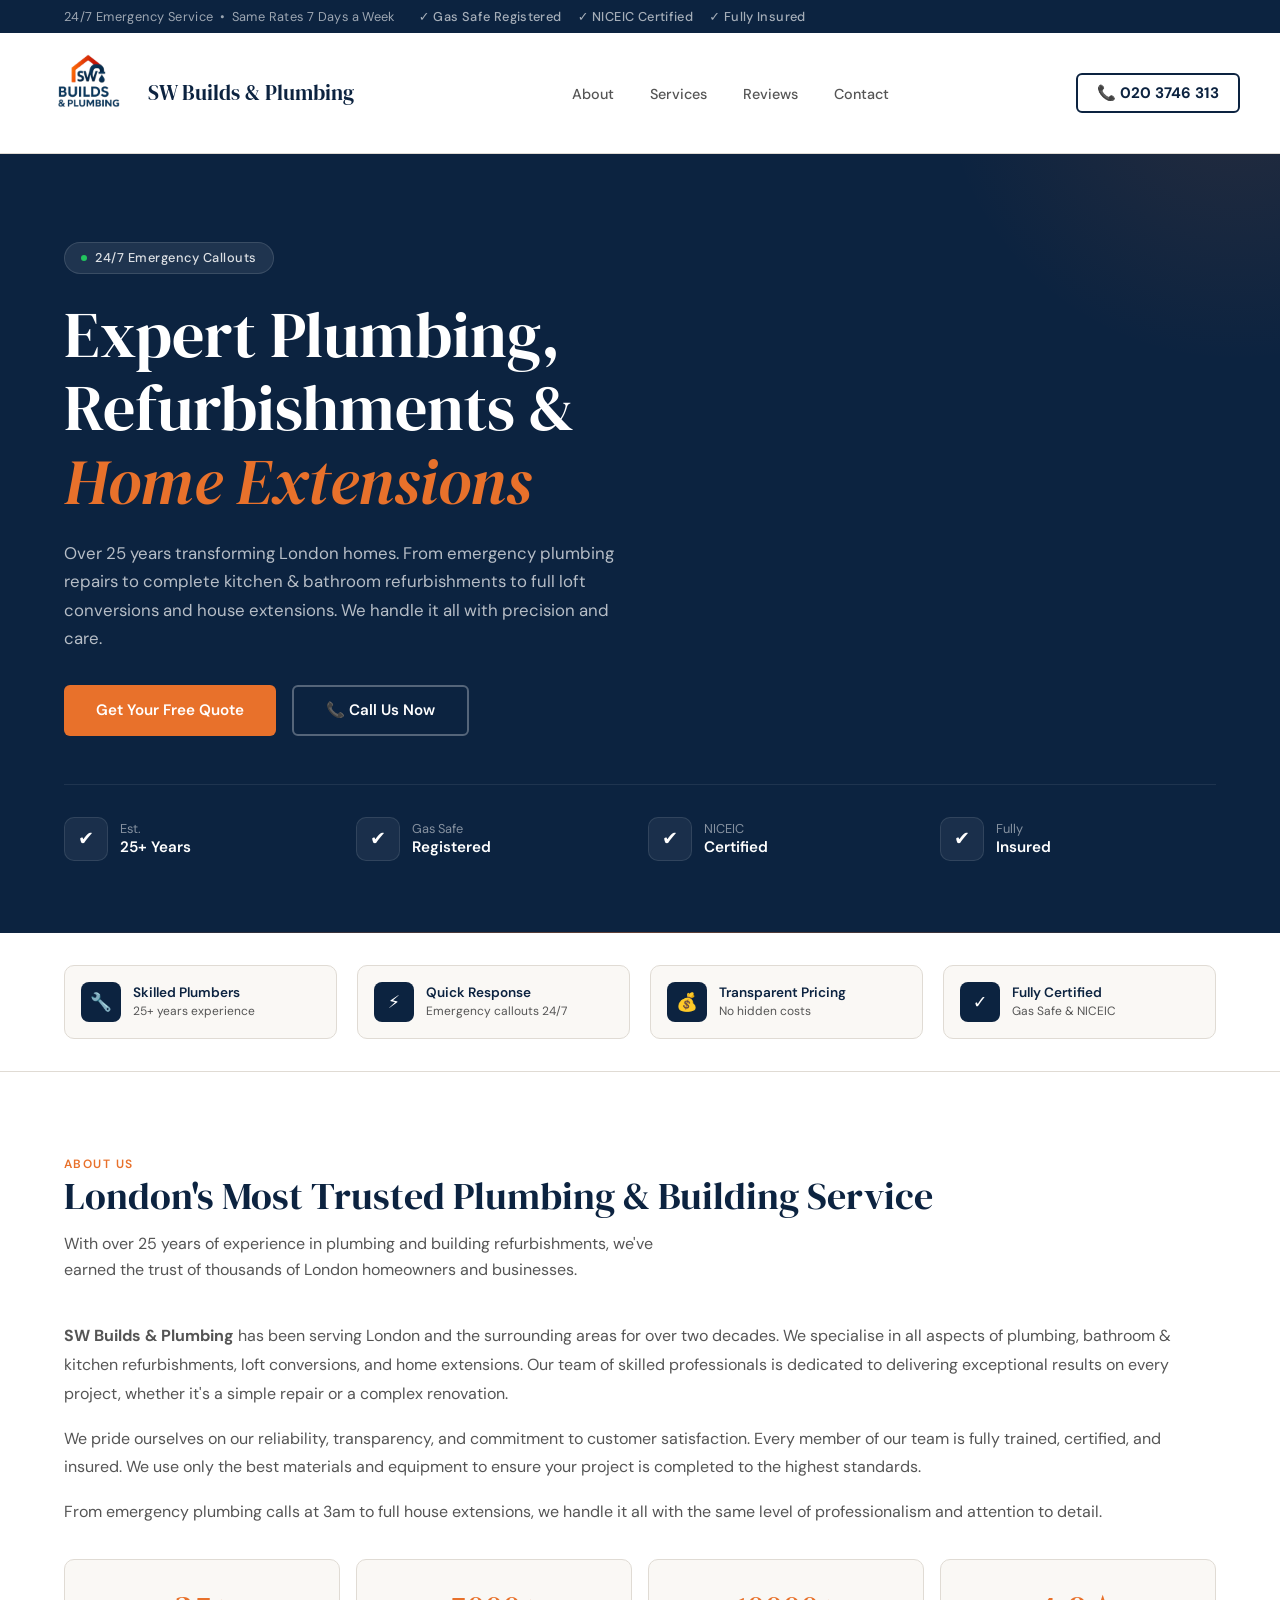
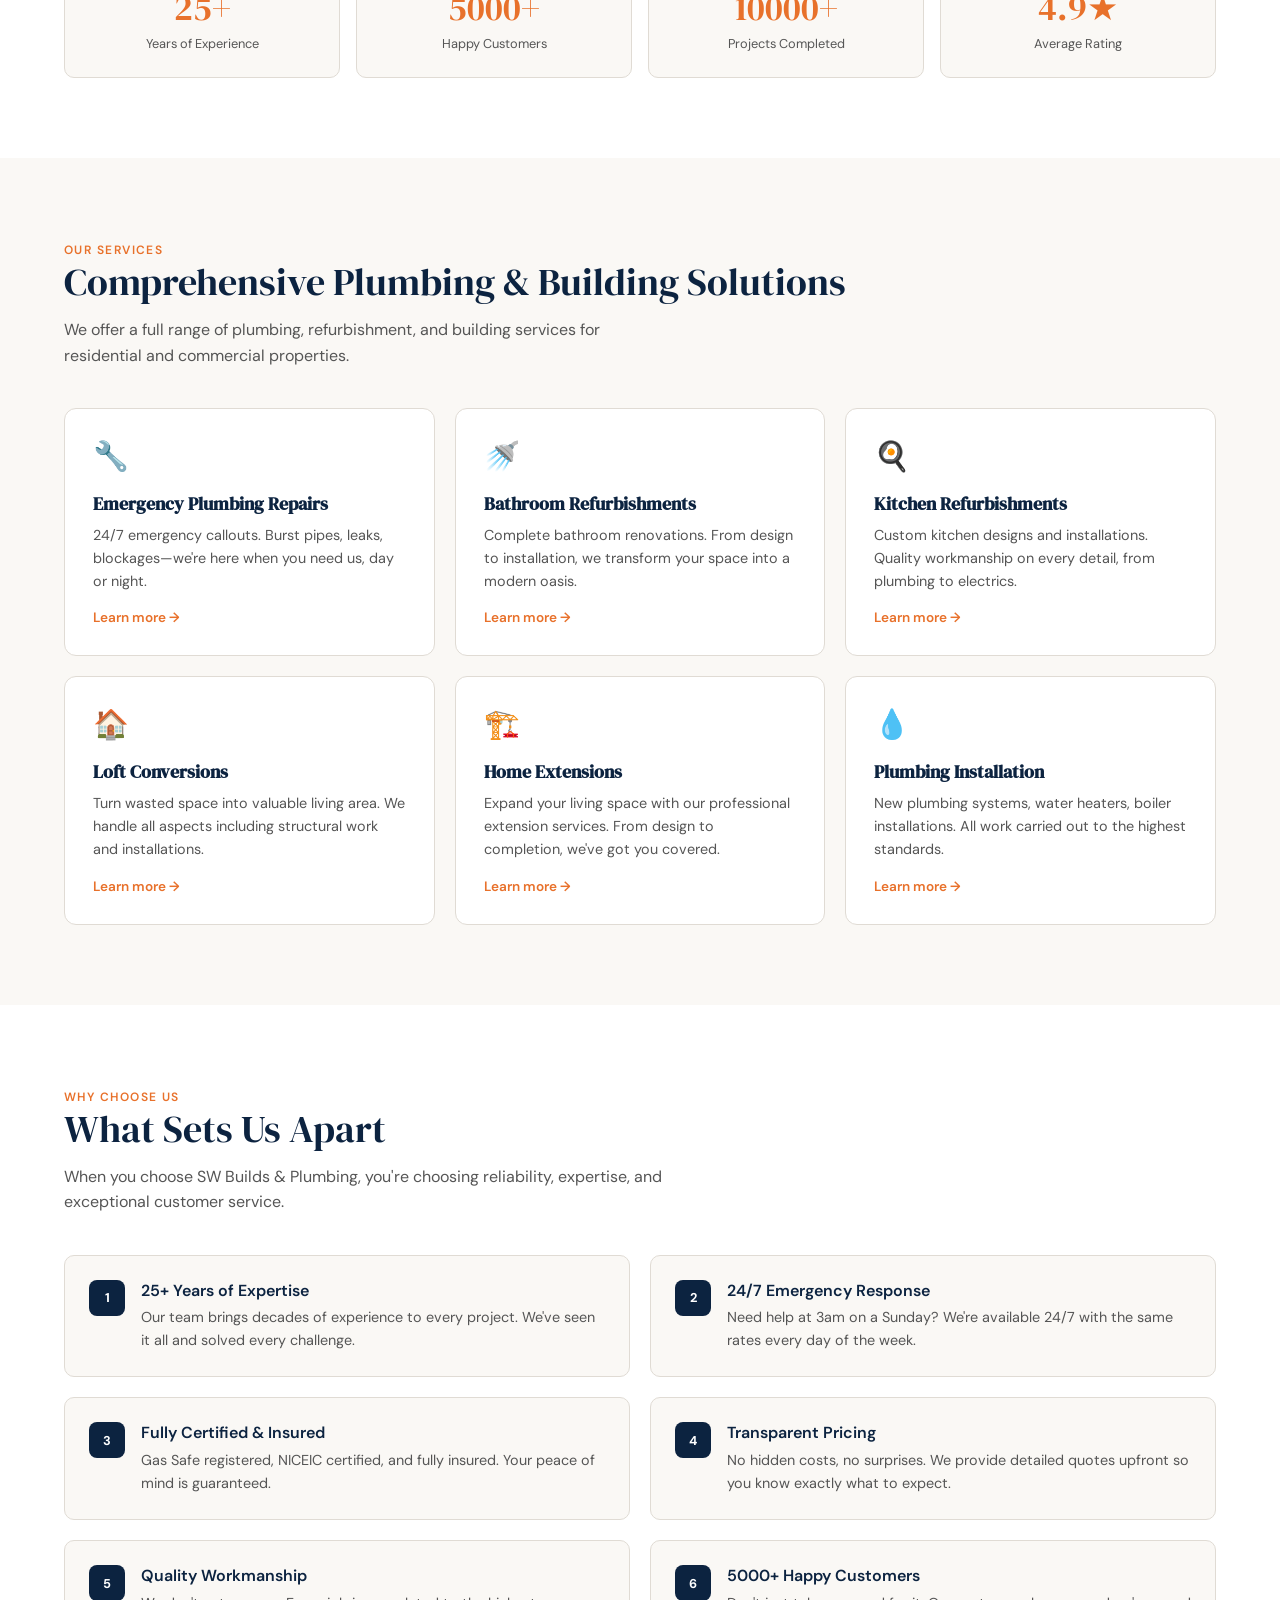
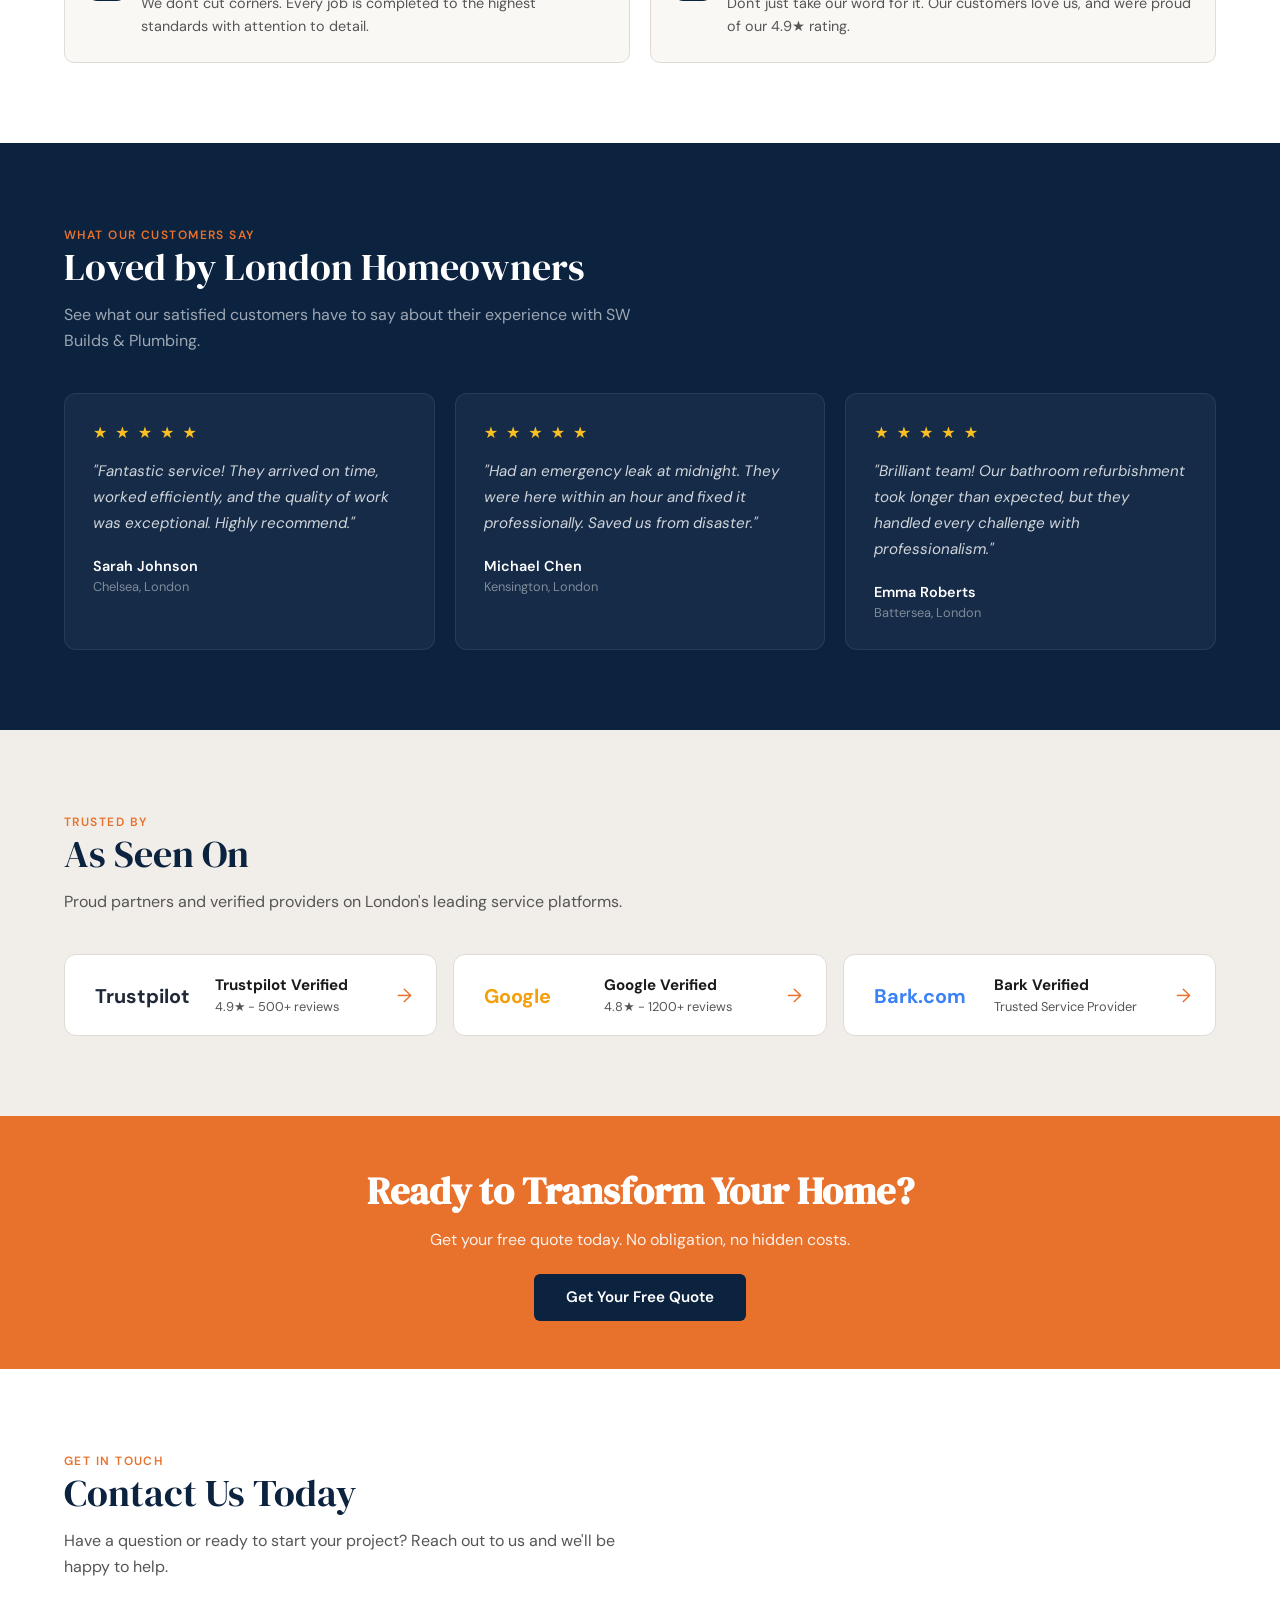
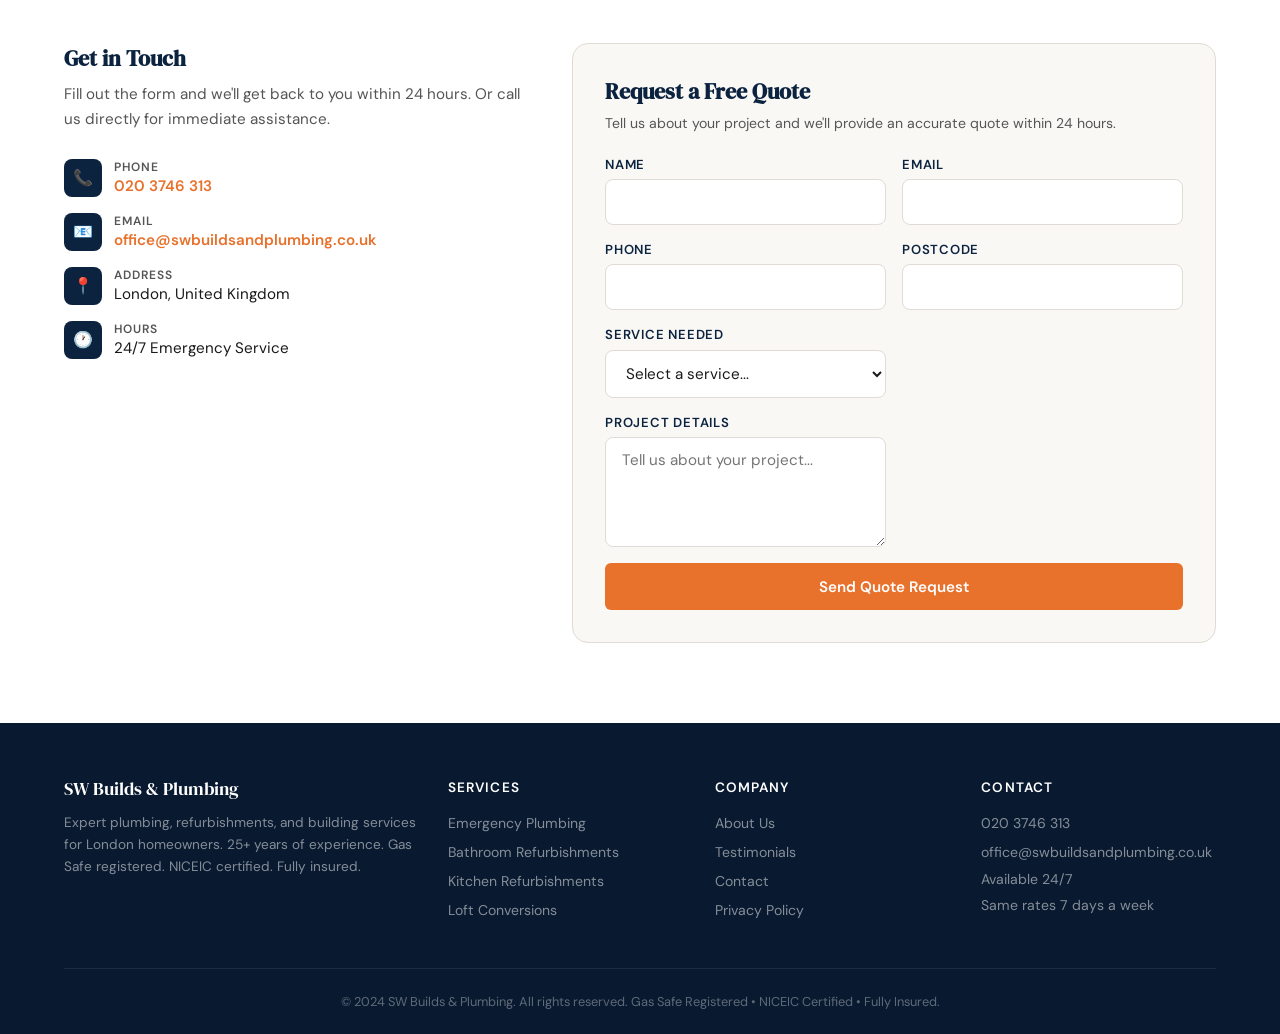
<file: index.html>
<!DOCTYPE html>
<html lang="en">
<head>
  <meta charset="UTF-8" />
  <title>SW Builds & Plumbing — Expert Plumbing, Refurbishments & Extensions in London</title>
  <meta name="description" content="SW Builds & Plumbing — Specialists in plumbing, bathroom & kitchen refurbishments, loft conversions, and home extensions. 25+ years experience. Gas Safe registered. NICEIC certified. Fully insured." />
  <meta name="viewport" content="width=device-width, initial-scale=1.0" />
  <link rel="preconnect" href="https://fonts.googleapis.com" />
  <link rel="preconnect" href="https://fonts.gstatic.com" crossorigin />
  <link href="https://fonts.googleapis.com/css2?family=DM+Serif+Display:ital@0;1&family=DM+Sans:ital,opsz,wght@0,9..40,300..800;1,9..40,300..800&display=swap" rel="stylesheet" />
  <style>
    :root {
      --navy: #0c2340;
      --navy-light: #163a5f;
      --orange: #e8712b;
      --orange-hover: #d4621f;
      --red: #dc2626;
      --red-hover: #b91c1c;
      --cream: #faf8f5;
      --warm-gray: #f1ede8;
      --text: #1a1a1a;
      --text-secondary: #555;
      --border: #e0dbd4;
      --white: #ffffff;
      --font-display: 'DM Serif Display', Georgia, serif;
      --font-body: 'DM Sans', system-ui, sans-serif;
    }

    * { box-sizing: border-box; margin: 0; padding: 0; }

    body {
      font-family: var(--font-body);
      background: var(--cream);
      color: var(--text);
      -webkit-font-smoothing: antialiased;
    }

    a { text-decoration: none; color: inherit; }
    img { max-width: 100%; display: block; }

    .container { max-width: 1200px; margin: 0 auto; padding: 0 1.5rem; }

    /* ─── Top Bar ─── */
    .top-bar {
      background: var(--navy);
      color: rgba(255,255,255,0.85);
      font-size: 0.8rem;
      padding: 0.5rem 0;
      letter-spacing: 0.03em;
    }
    .top-bar-inner {
      display: flex;
      justify-content: space-between;
      align-items: center;
      flex-wrap: wrap;
      gap: 0.5rem;
    }
    .top-bar-left {
      display: flex;
      align-items: center;
      gap: 1.5rem;
      font-weight: 400;
    }
    .top-bar-left span { opacity: 0.7; }
    .top-bar-badges {
      display: none;
      gap: 1rem;
      font-weight: 500;
      color: rgba(255,255,255,0.9);
    }
    .top-bar-badges span {
      display: flex;
      align-items: center;
      gap: 0.35rem;
    }
    .emergency-btn {
      font-size: 0.85rem;
      font-weight: 700;
      background: var(--red);
      padding: 0.45rem 1rem;
      border-radius: 6px;
      display: inline-flex;
      align-items: center;
      gap: 0.5rem;
      white-space: nowrap;
      color: white;
      transition: background 0.2s, transform 0.2s;
    }
    .emergency-btn:hover {
      background: var(--red-hover);
      transform: scale(1.03);
    }

    /* ─── Header ─── */
    header {
      background: var(--white);
      border-bottom: 1px solid var(--border);
      position: sticky;
      top: 0;
      z-index: 100;
    }
    .header-inner {
      display: flex;
      justify-content: space-between;
      align-items: center;
      padding: 0.75rem 0;
    }
    .logo {
      display: flex;
      align-items: center;
      gap: 0.75rem;
    }
    .logo img {
      height: 4.5rem;
      width: auto;
      object-fit: contain;
    }
    .logo-text {
      font-family: var(--font-display);
      font-size: 1.15rem;
      color: var(--navy);
      line-height: 1.2;
    }
    .logo-text small {
      display: block;
      font-family: var(--font-body);
      font-size: 0.65rem;
      font-weight: 400;
      color: var(--text-secondary);
      letter-spacing: 0.08em;
      text-transform: uppercase;
      margin-top: 2px;
    }
    nav { display: none; }
    nav a {
      margin-left: 2rem;
      font-size: 0.9rem;
      font-weight: 500;
      color: var(--text-secondary);
      transition: color 0.2s;
      position: relative;
    }
    nav a::after {
      content: '';
      position: absolute;
      bottom: -4px;
      left: 0;
      width: 0;
      height: 2px;
      background: var(--orange);
      transition: width 0.3s;
    }
    nav a:hover { color: var(--navy); }
    nav a:hover::after { width: 100%; }

    .header-phone {
      display: none;
      align-items: center;
      gap: 0.5rem;
      font-weight: 700;
      font-size: 0.95rem;
      color: var(--navy);
      padding: 0.5rem 1.2rem;
      border: 2px solid var(--navy);
      border-radius: 6px;
      transition: all 0.2s;
    }
    .header-phone:hover {
      background: var(--navy);
      color: white;
    }

    /* Mobile toggle */
    .mobile-toggle {
      display: flex;
      flex-direction: column;
      gap: 5px;
      background: none;
      border: none;
      cursor: pointer;
      padding: 4px;
    }
    .mobile-toggle span {
      width: 24px;
      height: 2px;
      background: var(--navy);
      border-radius: 2px;
      transition: all 0.3s;
    }
    .mobile-nav {
      display: none;
      flex-direction: column;
      padding: 1rem 0 1.5rem;
      border-top: 1px solid var(--border);
    }
    .mobile-nav.active { display: flex; }
    .mobile-nav a {
      padding: 0.75rem 0;
      color: var(--text);
      font-size: 1rem;
      font-weight: 500;
      border-bottom: 1px solid var(--border);
    }
    .mobile-nav a:last-child { border-bottom: none; }

    /* ─── Hero ─── */
    .hero {
      background: var(--navy);
      color: white;
      padding: 4rem 0 3.5rem;
      position: relative;
      overflow: hidden;
    }
    .hero::before {
      content: '';
      position: absolute;
      top: -50%;
      right: -20%;
      width: 600px;
      height: 600px;
      background: radial-gradient(circle, rgba(232,113,43,0.12) 0%, transparent 70%);
      pointer-events: none;
    }
    .hero::after {
      content: '';
      position: absolute;
      bottom: 0;
      left: 0;
      right: 0;
      height: 1px;
      background: linear-gradient(90deg, transparent, rgba(232,113,43,0.4), transparent);
    }
    .hero-inner {
      position: relative;
      z-index: 1;
    }
    .hero-badge {
      display: inline-flex;
      align-items: center;
      gap: 0.5rem;
      background: rgba(255,255,255,0.08);
      border: 1px solid rgba(255,255,255,0.12);
      padding: 0.4rem 1rem;
      border-radius: 50px;
      font-size: 0.8rem;
      font-weight: 500;
      letter-spacing: 0.04em;
      color: rgba(255,255,255,0.85);
      margin-bottom: 1.5rem;
    }
    .hero-badge .dot {
      width: 6px;
      height: 6px;
      border-radius: 50%;
      background: #22c55e;
      animation: blink 2s infinite;
    }
    @keyframes blink {
      0%, 100% { opacity: 1; }
      50% { opacity: 0.3; }
    }
    .hero h1 {
      font-family: var(--font-display);
      font-size: 2.8rem;
      font-weight: 400;
      line-height: 1.15;
      margin-bottom: 1.25rem;
      max-width: 700px;
    }
    .hero h1 em {
      font-style: italic;
      color: var(--orange);
    }
    .hero-text {
      font-size: 1.05rem;
      color: rgba(255,255,255,0.7);
      line-height: 1.7;
      margin-bottom: 2rem;
      max-width: 580px;
    }
    .hero-actions {
      display: flex;
      gap: 1rem;
      flex-wrap: wrap;
      margin-bottom: 3rem;
    }
    .btn {
      display: inline-flex;
      align-items: center;
      gap: 0.5rem;
      font-family: var(--font-body);
      font-size: 0.95rem;
      font-weight: 600;
      padding: 0.85rem 2rem;
      border-radius: 6px;
      border: none;
      cursor: pointer;
      transition: all 0.25s;
      text-decoration: none;
    }
    .btn-orange {
      background: var(--orange);
      color: white;
    }
    .btn-orange:hover {
      background: var(--orange-hover);
      transform: translateY(-1px);
      box-shadow: 0 6px 20px rgba(232,113,43,0.35);
    }
    .btn-outline {
      background: transparent;
      color: white;
      border: 2px solid rgba(255,255,255,0.3);
    }
    .btn-outline:hover {
      border-color: white;
      background: rgba(255,255,255,0.05);
    }
    .btn-red {
      background: var(--red);
      color: white;
    }
    .btn-red:hover {
      background: var(--red-hover);
      transform: translateY(-1px);
      box-shadow: 0 6px 20px rgba(220,38,38,0.35);
    }

    /* Hero trust strip */
    .hero-trust {
      display: grid;
      grid-template-columns: repeat(2, 1fr);
      gap: 1rem;
      padding-top: 2rem;
      border-top: 1px solid rgba(255,255,255,0.08);
    }
    .trust-item {
      display: flex;
      align-items: center;
      gap: 0.75rem;
    }
    .trust-icon {
      width: 44px;
      height: 44px;
      border-radius: 10px;
      background: rgba(255,255,255,0.06);
      border: 1px solid rgba(255,255,255,0.1);
      display: flex;
      align-items: center;
      justify-content: center;
      font-size: 1.2rem;
      flex-shrink: 0;
    }
    .trust-label {
      font-size: 0.8rem;
      color: rgba(255,255,255,0.5);
      line-height: 1.3;
    }
    .trust-value {
      font-size: 0.95rem;
      font-weight: 600;
      color: white;
    }

    /* ─── Sections ─── */
    .section { padding: 4rem 0; }
    .section-header {
      margin-bottom: 2.5rem;
    }
    .section-label {
      font-size: 0.75rem;
      font-weight: 600;
      text-transform: uppercase;
      letter-spacing: 0.12em;
      color: var(--orange);
      margin-bottom: 0.75rem;
    }
    .section-header h2 {
      font-family: var(--font-display);
      font-size: 2rem;
      font-weight: 400;
      line-height: 1.2;
      color: var(--navy);
      margin-bottom: 0.75rem;
    }
    .section-header p {
      font-size: 1rem;
      color: var(--text-secondary);
      line-height: 1.6;
      max-width: 600px;
    }

    /* ─── Credentials Bar ─── */
    .creds-bar {
      background: var(--white);
      border-bottom: 1px solid var(--border);
      padding: 2rem 0;
    }
    .creds-grid {
      display: grid;
      grid-template-columns: repeat(2, 1fr);
      gap: 1.25rem;
    }
    .cred-item {
      display: flex;
      align-items: center;
      gap: 0.75rem;
      padding: 1rem;
      background: var(--cream);
      border-radius: 10px;
      border: 1px solid var(--border);
    }
    .cred-icon {
      width: 40px;
      height: 40px;
      border-radius: 8px;
      background: var(--navy);
      color: white;
      display: flex;
      align-items: center;
      justify-content: center;
      font-size: 1.1rem;
      flex-shrink: 0;
    }
    .cred-text {
      font-size: 0.85rem;
      font-weight: 600;
      color: var(--navy);
      line-height: 1.3;
    }
    .cred-text small {
      display: block;
      font-weight: 400;
      color: var(--text-secondary);
      font-size: 0.75rem;
      margin-top: 2px;
    }

    /* ─── About ─── */
    .about-section { background: var(--white); }
    .about-grid {
      display: grid;
      grid-template-columns: 1fr;
      gap: 2.5rem;
    }
    .about-text p {
      font-size: 1rem;
      line-height: 1.8;
      color: var(--text-secondary);
      margin-bottom: 1rem;
    }
    .stats-row {
      display: grid;
      grid-template-columns: repeat(2, 1fr);
      gap: 1rem;
      margin-top: 2rem;
    }
    .stat-card {
      text-align: center;
      padding: 1.5rem 1rem;
      background: var(--cream);
      border-radius: 10px;
      border: 1px solid var(--border);
    }
    .stat-number {
      font-family: var(--font-display);
      font-size: 2.2rem;
      color: var(--orange);
      display: block;
    }
    .stat-label {
      font-size: 0.8rem;
      color: var(--text-secondary);
      margin-top: 0.25rem;
    }

    /* ─── Services ─── */
    .services-section { background: var(--cream); }
    .services-grid {
      display: grid;
      grid-template-columns: 1fr;
      gap: 1rem;
    }
    .service-card {
      background: var(--white);
      border-radius: 12px;
      padding: 1.75rem;
      border: 1px solid var(--border);
      transition: all 0.3s;
      display: block;
      position: relative;
      overflow: hidden;
    }
    .service-card::before {
      content: '';
      position: absolute;
      top: 0;
      left: 0;
      width: 4px;
      height: 0;
      background: var(--orange);
      transition: height 0.3s;
      border-radius: 0 0 4px 0;
    }
    .service-card:hover {
      transform: translateY(-3px);
      box-shadow: 0 12px 40px rgba(12,35,64,0.08);
      border-color: transparent;
    }
    .service-card:hover::before { height: 100%; }
    .service-card .service-icon {
      font-size: 1.8rem;
      margin-bottom: 1rem;
    }
    .service-card h3 {
      font-family: var(--font-display);
      font-size: 1.15rem;
      color: var(--navy);
      margin-bottom: 0.5rem;
    }
    .service-card p {
      font-size: 0.9rem;
      color: var(--text-secondary);
      line-height: 1.6;
    }
    .service-card .arrow {
      display: inline-flex;
      align-items: center;
      gap: 0.35rem;
      font-size: 0.85rem;
      font-weight: 600;
      color: var(--orange);
      margin-top: 1rem;
      transition: gap 0.2s;
    }
    .service-card:hover .arrow { gap: 0.6rem; }

    /* ─── Why Choose Us ─── */
    .why-section { background: var(--white); }
    .features-grid {
      display: grid;
      grid-template-columns: 1fr;
      gap: 1.25rem;
    }
    .feature-card {
      display: flex;
      gap: 1rem;
      align-items: flex-start;
      padding: 1.5rem;
      background: var(--cream);
      border-radius: 10px;
      border: 1px solid var(--border);
    }
    .feature-num {
      width: 36px;
      height: 36px;
      border-radius: 8px;
      background: var(--navy);
      color: white;
      display: flex;
      align-items: center;
      justify-content: center;
      font-size: 0.8rem;
      font-weight: 700;
      flex-shrink: 0;
    }
    .feature-card h3 {
      font-size: 1rem;
      font-weight: 600;
      color: var(--navy);
      margin-bottom: 0.35rem;
    }
    .feature-card p {
      font-size: 0.9rem;
      color: var(--text-secondary);
      line-height: 1.6;
    }

    /* ─── Testimonials ─── */
    .testimonials-section {
      background: var(--navy);
      color: white;
    }
    .testimonials-section .section-label { color: var(--orange); }
    .testimonials-section .section-header h2 { color: white; }
    .testimonials-section .section-header p { color: rgba(255,255,255,0.6); }
    .testimonials-grid {
      display: grid;
      grid-template-columns: 1fr;
      gap: 1.25rem;
    }
    .testimonial-card {
      background: rgba(255,255,255,0.04);
      border: 1px solid rgba(255,255,255,0.08);
      border-radius: 12px;
      padding: 1.75rem;
    }
    .testimonial-stars {
      color: #fbbf24;
      font-size: 1rem;
      letter-spacing: 2px;
      margin-bottom: 1rem;
    }
    .testimonial-text {
      font-size: 0.95rem;
      color: rgba(255,255,255,0.8);
      line-height: 1.7;
      margin-bottom: 1.25rem;
      font-style: italic;
    }
    .testimonial-author {
      font-size: 0.9rem;
      font-weight: 600;
      color: white;
    }
    .testimonial-location {
      font-size: 0.8rem;
      color: rgba(255,255,255,0.45);
      margin-top: 0.2rem;
    }

    /* ─── CTA Band ─── */
    .cta-band {
      background: var(--orange);
      padding: 3rem 0;
      text-align: center;
      color: white;
    }
    .cta-band h2 {
      font-family: var(--font-display);
      font-size: 2rem;
      margin-bottom: 0.75rem;
    }
    .cta-band p {
      font-size: 1rem;
      opacity: 0.9;
      margin-bottom: 1.5rem;
      max-width: 500px;
      margin-left: auto;
      margin-right: auto;
    }
    .cta-band .btn-dark {
      background: var(--navy);
      color: white;
    }
    .cta-band .btn-dark:hover {
      background: var(--navy-light);
      transform: translateY(-1px);
      box-shadow: 0 6px 20px rgba(12,35,64,0.3);
    }

    /* ─── Footer ─── */
    footer {
      background: #091a30;
      color: rgba(255,255,255,0.7);
      padding: 3.5rem 0 1.5rem;
    }
    .footer-grid {
      display: grid;
      grid-template-columns: 1fr;
      gap: 2rem;
      margin-bottom: 2.5rem;
    }
    .footer-brand .logo-text {
      color: white;
      font-size: 1.1rem;
    }
    .footer-brand p {
      font-size: 0.85rem;
      line-height: 1.6;
      margin-top: 0.75rem;
      color: rgba(255,255,255,0.5);
    }
    .footer-col h4 {
      font-size: 0.85rem;
      font-weight: 600;
      text-transform: uppercase;
      letter-spacing: 0.08em;
      color: white;
      margin-bottom: 1rem;
    }
    .footer-col ul { list-style: none; }
    .footer-col li { margin-bottom: 0.5rem; }
    .footer-col a {
      font-size: 0.88rem;
      color: rgba(255,255,255,0.5);
      transition: color 0.2s;
    }
    .footer-col a:hover { color: var(--orange); }
    .footer-col li:not(:has(a)) {
      font-size: 0.88rem;
      color: rgba(255,255,255,0.5);
    }
    .footer-bottom {
      border-top: 1px solid rgba(255,255,255,0.08);
      padding-top: 1.5rem;
      text-align: center;
      font-size: 0.8rem;
      color: rgba(255,255,255,0.35);
    }

    /* ─── Responsive ─── */
    @media (min-width: 768px) {
      .top-bar-badges { display: flex; }
      nav { display: block; }
      .mobile-toggle { display: none; }
      .header-phone { display: flex; }
      .logo img { height: 6rem; }
      .logo-text { font-size: 1.3rem; }

      .hero { padding: 5.5rem 0 4.5rem; }
      .hero h1 { font-size: 3.5rem; }
      .hero-trust { grid-template-columns: repeat(4, 1fr); }

      .creds-grid { grid-template-columns: repeat(4, 1fr); }
      .stats-row { grid-template-columns: repeat(4, 1fr); }
      .services-grid { grid-template-columns: repeat(3, 1fr); }
      .features-grid { grid-template-columns: repeat(2, 1fr); }
      .testimonials-grid { grid-template-columns: repeat(3, 1fr); }
      .footer-grid { grid-template-columns: 1.5fr 1fr 1fr 1fr; }

      .section { padding: 5rem 0; }
      .section-header h2 { font-size: 2.4rem; }
      .cta-band h2 { font-size: 2.4rem; }
    }

    @media (min-width: 1024px) {
      .hero h1 { font-size: 4rem; }
      .services-grid { grid-template-columns: repeat(3, 1fr); gap: 1.25rem; }
    }

    /* ─── Contact Form ─── */
    .contact-section { background: var(--white); }

    /* ─── Trusted Platforms ─── */
    .trusted-platforms-section { background: var(--warm-gray); }

    .platforms-grid {
      display: grid;
      grid-template-columns: 1fr;
      gap: 1rem;
      margin-top: 2.5rem;
    }

    .platform-card {
      display: flex;
      align-items: center;
      gap: 1rem;
      background: var(--white);
      border: 1.5px solid var(--border);
      border-radius: 12px;
      padding: 1.25rem 1.5rem;
      transition: border-color 0.2s, box-shadow 0.2s, transform 0.2s;
      cursor: pointer;
    }

    .platform-card:hover {
      border-color: var(--orange);
      box-shadow: 0 4px 20px rgba(0,0,0,0.08);
      transform: translateY(-2px);
    }

    .platform-logo-wrap {
      flex-shrink: 0;
      width: 110px;
      height: 36px;
      display: flex;
      align-items: center;
    }

    .platform-logo-wrap svg { width: 100%; height: 100%; }

    .platform-info {
      flex: 1;
      display: flex;
      flex-direction: column;
      gap: 0.15rem;
    }

    .platform-info strong {
      font-size: 0.95rem;
      color: var(--text);
    }

    .platform-info span {
      font-size: 0.8rem;
      color: var(--text-secondary);
    }

    .platform-arrow {
      font-size: 1.2rem;
      color: var(--orange);
      flex-shrink: 0;
    }

    @media (min-width: 768px) {
      .platforms-grid { grid-template-columns: repeat(3, 1fr); }
    }
    .contact-grid {
      display: grid;
      grid-template-columns: 1fr;
      gap: 3rem;
    }
    .contact-info-block h3 {
      font-family: var(--font-display);
      font-size: 1.4rem;
      color: var(--navy);
      margin-bottom: 0.5rem;
    }
    .contact-info-block p {
      font-size: 0.95rem;
      color: var(--text-secondary);
      line-height: 1.6;
      margin-bottom: 1.75rem;
    }
    .contact-details {
      display: flex;
      flex-direction: column;
      gap: 1rem;
    }
    .contact-detail-item {
      display: flex;
      align-items: center;
      gap: 0.75rem;
      font-size: 0.95rem;
      color: var(--text);
    }
    .contact-detail-icon {
      width: 38px;
      height: 38px;
      border-radius: 8px;
      background: var(--navy);
      color: white;
      display: flex;
      align-items: center;
      justify-content: center;
      font-size: 1rem;
      flex-shrink: 0;
    }
    .contact-detail-item strong {
      display: block;
      font-size: 0.75rem;
      font-weight: 600;
      text-transform: uppercase;
      letter-spacing: 0.08em;
      color: var(--text-secondary);
      margin-bottom: 1px;
    }
    .quote-form-card {
      background: var(--cream);
      border-radius: 16px;
      padding: 2rem;
      border: 1px solid var(--border);
    }
    .quote-form-card h3 {
      font-family: var(--font-display);
      font-size: 1.4rem;
      color: var(--navy);
      margin-bottom: 0.4rem;
    }
    .quote-form-card p {
      font-size: 0.88rem;
      color: var(--text-secondary);
      margin-bottom: 1.5rem;
    }
    .form-row {
      display: grid;
      grid-template-columns: 1fr;
      gap: 1rem;
      margin-bottom: 1rem;
    }
    .form-group {
      display: flex;
      flex-direction: column;
      gap: 0.4rem;
    }
    .form-group label {
      font-size: 0.82rem;
      font-weight: 600;
      color: var(--navy);
      text-transform: uppercase;
      letter-spacing: 0.06em;
    }
    .form-group input,
    .form-group select,
    .form-group textarea {
      font-family: var(--font-body);
      font-size: 0.95rem;
      padding: 0.75rem 1rem;
      border: 1.5px solid var(--border);
      border-radius: 8px;
      background: var(--white);
      color: var(--text);
      transition: border-color 0.2s, box-shadow 0.2s;
      outline: none;
    }
    .form-group input:focus,
    .form-group select:focus,
    .form-group textarea:focus {
      border-color: var(--navy);
      box-shadow: 0 0 0 3px rgba(12,35,64,0.07);
    }
    .form-group textarea { resize: vertical; min-height: 110px; }
    .form-success {
      display: none;
      text-align: center;
      padding: 2rem;
    }
    .form-success .check {
      width: 56px;
      height: 56px;
      border-radius: 50%;
      background: #22c55e;
      color: white;
      font-size: 1.5rem;
      display: flex;
      align-items: center;
      justify-content: center;
      margin: 0 auto 1rem;
    }
    .form-success h4 {
      font-family: var(--font-display);
      font-size: 1.3rem;
      color: var(--navy);
      margin-bottom: 0.5rem;
    }
    .form-success p { font-size: 0.95rem; color: var(--text-secondary); }

    @media (min-width: 768px) {
      .contact-grid { grid-template-columns: 1fr 1.4fr; }
      .form-row { grid-template-columns: 1fr 1fr; }
    }

    /* ─── Scroll Animations ─── */
    .fade-up {
      opacity: 0;
      transform: translateY(24px);
      transition: opacity 0.6s ease, transform 0.6s ease;
    }
    .fade-up.visible {
      opacity: 1;
      transform: translateY(0);
    }
  </style>
</head>
<body>

  <!-- Top Bar -->
  <div class="top-bar">
    <div class="container top-bar-inner">
      <div class="top-bar-left">
        <span>24/7 Emergency Service&ensp;•&ensp;Same Rates 7 Days a Week</span>
        <div class="top-bar-badges">
          <span>✓ Gas Safe Registered</span>
          <span>✓ NICEIC Certified</span>
          <span>✓ Fully Insured</span>
        </div>
      </div>
    </div>
  </div>

  <!-- Header -->
  <header>
    <div class="container header-inner">
      <a href="index.html" class="logo">
        <img src="logo.png" alt="SW Builds & Plumbing" />
        <div class="logo-text">
          SW Builds &amp; Plumbing
          
        </div>
      </a>
      <nav>
        <a href="#about">About</a>
        <a href="#services">Services</a>
        <a href="#projects">Reviews</a>
        <a href="#contact">Contact</a>
      </nav>
      <a href="tel:0203746313" class="header-phone">📞 020 3746 313</a>
      <button class="mobile-toggle" id="mobileMenuToggle" aria-label="Menu">
        <span></span><span></span><span></span>
      </button>
    </div>
    <div class="container">
      <nav class="mobile-nav" id="mobileNav">
        <a href="#about">About</a>
        <a href="#services">Services</a>
        <a href="#projects">Reviews</a>
        <a href="#contact">Contact</a>
        <a href="tel:0203746313" style="color:var(--red);font-weight:700;">📞 020 3746 313</a>
      </nav>
    </div>
  </header>

  <!-- Hero -->
  <section class="hero">
    <div class="container hero-inner">
      <div class="hero-badge"><span class="dot"></span> 24/7 Emergency Callouts</div>
      <h1>Expert Plumbing, Refurbishments &amp; <em>Home&nbsp;Extensions</em></h1>
      <p class="hero-text">
        Over 25 years transforming London homes. From emergency plumbing repairs to complete kitchen &amp; bathroom refurbishments to full loft conversions and house extensions. We handle it all with precision and care.
      </p>
      <div class="hero-actions">
        <a href="#contact" class="btn btn-orange">Get Your Free Quote</a>
        <a href="tel:0203746313" class="btn btn-outline">📞 Call Us Now</a>
      </div>
      <div class="hero-trust">
        <div class="trust-item">
          <div class="trust-icon">✔</div>
          <div>
            <div class="trust-label">Est.</div>
            <div class="trust-value">25+ Years</div>
          </div>
        </div>
        <div class="trust-item">
          <div class="trust-icon">✔</div>
          <div>
            <div class="trust-label">Gas Safe</div>
            <div class="trust-value">Registered</div>
          </div>
        </div>
        <div class="trust-item">
          <div class="trust-icon">✔</div>
          <div>
            <div class="trust-label">NICEIC</div>
            <div class="trust-value">Certified</div>
          </div>
        </div>
        <div class="trust-item">
          <div class="trust-icon">✔</div>
          <div>
            <div class="trust-label">Fully</div>
            <div class="trust-value">Insured</div>
          </div>
        </div>
      </div>
    </div>
  </section>

  <!-- Credentials Bar -->
  <div class="creds-bar">
    <div class="container">
      <div class="creds-grid">
        <div class="cred-item">
          <div class="cred-icon">🔧</div>
          <div class="cred-text">
            Skilled Plumbers
            <small>25+ years experience</small>
          </div>
        </div>
        <div class="cred-item">
          <div class="cred-icon">⚡</div>
          <div class="cred-text">
            Quick Response
            <small>Emergency callouts 24/7</small>
          </div>
        </div>
        <div class="cred-item">
          <div class="cred-icon">💰</div>
          <div class="cred-text">
            Transparent Pricing
            <small>No hidden costs</small>
          </div>
        </div>
        <div class="cred-item">
          <div class="cred-icon">✓</div>
          <div class="cred-text">
            Fully Certified
            <small>Gas Safe &amp; NICEIC</small>
          </div>
        </div>
      </div>
    </div>
  </div>

  <!-- About Section -->
  <section class="section about-section" id="about">
    <div class="container">
      <div class="section-header">
        <span class="section-label">About Us</span>
        <h2>London's Most Trusted Plumbing &amp; Building Service</h2>
        <p>With over 25 years of experience in plumbing and building refurbishments, we've earned the trust of thousands of London homeowners and businesses.</p>
      </div>
      <div class="about-grid">
        <div class="about-text">
          <p>
            <strong>SW Builds &amp; Plumbing</strong> has been serving London and the surrounding areas for over two decades. We specialise in all aspects of plumbing, bathroom &amp; kitchen refurbishments, loft conversions, and home extensions. Our team of skilled professionals is dedicated to delivering exceptional results on every project, whether it's a simple repair or a complex renovation.
          </p>
          <p>
            We pride ourselves on our reliability, transparency, and commitment to customer satisfaction. Every member of our team is fully trained, certified, and insured. We use only the best materials and equipment to ensure your project is completed to the highest standards.
          </p>
          <p>
            From emergency plumbing calls at 3am to full house extensions, we handle it all with the same level of professionalism and attention to detail.
          </p>
          <div class="stats-row">
            <div class="stat-card">
              <span class="stat-number">25+</span>
              <span class="stat-label">Years of Experience</span>
            </div>
            <div class="stat-card">
              <span class="stat-number">5000+</span>
              <span class="stat-label">Happy Customers</span>
            </div>
            <div class="stat-card">
              <span class="stat-number">10000+</span>
              <span class="stat-label">Projects Completed</span>
            </div>
            <div class="stat-card">
              <span class="stat-number">4.9★</span>
              <span class="stat-label">Average Rating</span>
            </div>
          </div>
        </div>
      </div>
    </div>
  </section>

  <!-- Services Section -->
  <section class="section services-section" id="services">
    <div class="container">
      <div class="section-header">
        <span class="section-label">Our Services</span>
        <h2>Comprehensive Plumbing &amp; Building Solutions</h2>
        <p>We offer a full range of plumbing, refurbishment, and building services for residential and commercial properties.</p>
      </div>
      <div class="services-grid">
        <a href="#contact" class="service-card" style="text-decoration: none;">
          <div class="service-icon">🔧</div>
          <div>
            <h3>Emergency Plumbing Repairs</h3>
            <p>24/7 emergency callouts. Burst pipes, leaks, blockages—we're here when you need us, day or night.</p>
            <div class="arrow">Learn more →</div>
          </div>
        </a>
        <a href="#contact" class="service-card" style="text-decoration: none;">
          <div class="service-icon">🚿</div>
          <div>
            <h3>Bathroom Refurbishments</h3>
            <p>Complete bathroom renovations. From design to installation, we transform your space into a modern oasis.</p>
            <div class="arrow">Learn more →</div>
          </div>
        </a>
        <a href="#contact" class="service-card" style="text-decoration: none;">
          <div class="service-icon">🍳</div>
          <div>
            <h3>Kitchen Refurbishments</h3>
            <p>Custom kitchen designs and installations. Quality workmanship on every detail, from plumbing to electrics.</p>
            <div class="arrow">Learn more →</div>
          </div>
        </a>
        <a href="#contact" class="service-card" style="text-decoration: none;">
          <div class="service-icon">🏠</div>
          <div>
            <h3>Loft Conversions</h3>
            <p>Turn wasted space into valuable living area. We handle all aspects including structural work and installations.</p>
            <div class="arrow">Learn more →</div>
          </div>
        </a>
        <a href="#contact" class="service-card" style="text-decoration: none;">
          <div class="service-icon">🏗️</div>
          <div>
            <h3>Home Extensions</h3>
            <p>Expand your living space with our professional extension services. From design to completion, we've got you covered.</p>
            <div class="arrow">Learn more →</div>
          </div>
        </a>
        <a href="#contact" class="service-card" style="text-decoration: none;">
          <div class="service-icon">💧</div>
          <div>
            <h3>Plumbing Installation</h3>
            <p>New plumbing systems, water heaters, boiler installations. All work carried out to the highest standards.</p>
            <div class="arrow">Learn more →</div>
          </div>
        </a>
      </div>
    </div>
  </section>

  <!-- Why Choose Us Section -->
  <section class="section why-section" id="why">
    <div class="container">
      <div class="section-header">
        <span class="section-label">Why Choose Us</span>
        <h2>What Sets Us Apart</h2>
        <p>When you choose SW Builds &amp; Plumbing, you're choosing reliability, expertise, and exceptional customer service.</p>
      </div>
      <div class="features-grid">
        <div class="feature-card">
          <div class="feature-num">1</div>
          <div>
            <h3>25+ Years of Expertise</h3>
            <p>Our team brings decades of experience to every project. We've seen it all and solved every challenge.</p>
          </div>
        </div>
        <div class="feature-card">
          <div class="feature-num">2</div>
          <div>
            <h3>24/7 Emergency Response</h3>
            <p>Need help at 3am on a Sunday? We're available 24/7 with the same rates every day of the week.</p>
          </div>
        </div>
        <div class="feature-card">
          <div class="feature-num">3</div>
          <div>
            <h3>Fully Certified &amp; Insured</h3>
            <p>Gas Safe registered, NICEIC certified, and fully insured. Your peace of mind is guaranteed.</p>
          </div>
        </div>
        <div class="feature-card">
          <div class="feature-num">4</div>
          <div>
            <h3>Transparent Pricing</h3>
            <p>No hidden costs, no surprises. We provide detailed quotes upfront so you know exactly what to expect.</p>
          </div>
        </div>
        <div class="feature-card">
          <div class="feature-num">5</div>
          <div>
            <h3>Quality Workmanship</h3>
            <p>We don't cut corners. Every job is completed to the highest standards with attention to detail.</p>
          </div>
        </div>
        <div class="feature-card">
          <div class="feature-num">6</div>
          <div>
            <h3>5000+ Happy Customers</h3>
            <p>Don't just take our word for it. Our customers love us, and we're proud of our 4.9★ rating.</p>
          </div>
        </div>
      </div>
    </div>
  </section>

  <!-- Testimonials Section -->
  <section class="section testimonials-section" id="testimonials">
    <div class="container">
      <div class="section-header">
        <span class="section-label">What Our Customers Say</span>
        <h2>Loved by London Homeowners</h2>
        <p>See what our satisfied customers have to say about their experience with SW Builds &amp; Plumbing.</p>
      </div>
      <div class="testimonials-grid">
        <div class="testimonial-card">
          <div class="testimonial-stars">★ ★ ★ ★ ★</div>
          <div class="testimonial-text">"Fantastic service! They arrived on time, worked efficiently, and the quality of work was exceptional. Highly recommend."</div>
          <div class="testimonial-author">Sarah Johnson</div>
          <div class="testimonial-location">Chelsea, London</div>
        </div>
        <div class="testimonial-card">
          <div class="testimonial-stars">★ ★ ★ ★ ★</div>
          <div class="testimonial-text">"Had an emergency leak at midnight. They were here within an hour and fixed it professionally. Saved us from disaster."</div>
          <div class="testimonial-author">Michael Chen</div>
          <div class="testimonial-location">Kensington, London</div>
        </div>
        <div class="testimonial-card">
          <div class="testimonial-stars">★ ★ ★ ★ ★</div>
          <div class="testimonial-text">"Brilliant team! Our bathroom refurbishment took longer than expected, but they handled every challenge with professionalism."</div>
          <div class="testimonial-author">Emma Roberts</div>
          <div class="testimonial-location">Battersea, London</div>
        </div>
      </div>
    </div>
  </section>

  <!-- Trusted Platforms Section -->
  <section class="section trusted-platforms-section" id="platforms">
    <div class="container">
      <div class="section-header">
        <span class="section-label">Trusted By</span>
        <h2>As Seen On</h2>
        <p>Proud partners and verified providers on London's leading service platforms.</p>
      </div>
      <div class="platforms-grid">
        <a href="#" class="platform-card">
          <div class="platform-logo-wrap">
            <svg viewBox="0 0 100 30"><text x="5" y="22" font-size="18" font-weight="bold" fill="#1f2937">Trustpilot</text></svg>
          </div>
          <div class="platform-info">
            <strong>Trustpilot Verified</strong>
            <span>4.9★ - 500+ reviews</span>
          </div>
          <div class="platform-arrow">→</div>
        </a>
        <a href="#" class="platform-card">
          <div class="platform-logo-wrap">
            <svg viewBox="0 0 100 30"><text x="5" y="22" font-size="18" font-weight="bold" fill="#f59e0b">Google</text></svg>
          </div>
          <div class="platform-info">
            <strong>Google Verified</strong>
            <span>4.8★ - 1200+ reviews</span>
          </div>
          <div class="platform-arrow">→</div>
        </a>
        <a href="#" class="platform-card">
          <div class="platform-logo-wrap">
            <svg viewBox="0 0 100 30"><text x="5" y="22" font-size="18" font-weight="bold" fill="#3b82f6">Bark.com</text></svg>
          </div>
          <div class="platform-info">
            <strong>Bark Verified</strong>
            <span>Trusted Service Provider</span>
          </div>
          <div class="platform-arrow">→</div>
        </a>
      </div>
    </div>
  </section>

  <!-- CTA Band -->
  <section class="cta-band">
    <div class="container">
      <h2>Ready to Transform Your Home?</h2>
      <p>Get your free quote today. No obligation, no hidden costs.</p>
      <a href="#contact" class="btn btn-dark">Get Your Free Quote</a>
    </div>
  </section>

  <!-- Contact Section -->
  <section class="section contact-section" id="contact">
    <div class="container">
      <div class="section-header" style="margin-bottom: 4rem;">
        <span class="section-label">Get In Touch</span>
        <h2>Contact Us Today</h2>
        <p>Have a question or ready to start your project? Reach out to us and we'll be happy to help.</p>
      </div>
      <div class="contact-grid">
        <div class="contact-info-block">
          <h3>Get in Touch</h3>
          <p>Fill out the form and we'll get back to you within 24 hours. Or call us directly for immediate assistance.</p>
          <div class="contact-details">
            <div class="contact-detail-item">
              <div class="contact-detail-icon">📞</div>
              <div>
                <strong>Phone</strong>
                <a href="tel:0203746313" style="color: var(--orange); font-weight: 600;">020 3746 313</a>
              </div>
            </div>
            <div class="contact-detail-item">
              <div class="contact-detail-icon">📧</div>
              <div>
                <strong>Email</strong>
                <a href="mailto:office@swbuildsandplumbing.co.uk" style="color: var(--orange); font-weight: 600;">office@swbuildsandplumbing.co.uk</a>
              </div>
            </div>
            <div class="contact-detail-item">
              <div class="contact-detail-icon">📍</div>
              <div>
                <strong>Address</strong>
                <span>London, United Kingdom</span>
              </div>
            </div>
            <div class="contact-detail-item">
              <div class="contact-detail-icon">🕐</div>
              <div>
                <strong>Hours</strong>
                <span>24/7 Emergency Service</span>
              </div>
            </div>
          </div>
        </div>
        <div class="quote-form-card">
          <h3>Request a Free Quote</h3>
          <p>Tell us about your project and we'll provide an accurate quote within 24 hours.</p>
          <form id="quoteForm">
            <div class="form-row">
              <div class="form-group">
                <label for="name">Name</label>
                <input type="text" id="name" name="name" required />
              </div>
              <div class="form-group">
                <label for="email">Email</label>
                <input type="email" id="email" name="email" required />
              </div>
            </div>
            <div class="form-row">
              <div class="form-group">
                <label for="phone">Phone</label>
                <input type="tel" id="phone" name="phone" required />
              </div>
              <div class="form-group">
                <label for="postcode">Postcode</label>
                <input type="text" id="postcode" name="postcode" required />
              </div>
            </div>
            <div class="form-row">
              <div class="form-group">
                <label for="service">Service Needed</label>
                <select id="service" name="service" required>
                  <option value="">Select a service...</option>
                  <option value="emergency-plumbing">Emergency Plumbing</option>
                  <option value="bathroom">Bathroom Refurbishment</option>
                  <option value="kitchen">Kitchen Refurbishment</option>
                  <option value="loft-conversion">Loft Conversion</option>
                  <option value="extension">Home Extension</option>
                  <option value="plumbing-installation">Plumbing Installation</option>
                  <option value="other">Other</option>
                </select>
              </div>
            </div>
            <div class="form-row">
              <div class="form-group">
                <label for="message">Project Details</label>
                <textarea id="message" name="message" required placeholder="Tell us about your project..."></textarea>
              </div>
            </div>
            <button type="submit" class="btn btn-orange" style="width: 100%; justify-content: center;">Send Quote Request</button>
          </form>
          <div class="form-success" id="formSuccess">
            <div class="check">✓</div>
            <h4>Thanks for Your Request!</h4>
            <p>We'll review your details and get back to you within 24 hours.</p>
          </div>
        </div>
      </div>
    </div>
  </section>

  <!-- Footer -->
  <footer>
    <div class="container">
      <div class="footer-grid">
        <div class="footer-brand">
          <div class="logo-text">
            SW Builds &amp; Plumbing
          </div>
          <p>Expert plumbing, refurbishments, and building services for London homeowners. 25+ years of experience. Gas Safe registered. NICEIC certified. Fully insured.</p>
        </div>
        <div class="footer-col">
          <h4>Services</h4>
          <ul>
            <li><a href="#services">Emergency Plumbing</a></li>
            <li><a href="#services">Bathroom Refurbishments</a></li>
            <li><a href="#services">Kitchen Refurbishments</a></li>
            <li><a href="#services">Loft Conversions</a></li>
          </ul>
        </div>
        <div class="footer-col">
          <h4>Company</h4>
          <ul>
            <li><a href="#about">About Us</a></li>
            <li><a href="#testimonials">Testimonials</a></li>
            <li><a href="#contact">Contact</a></li>
            <li><a href="#">Privacy Policy</a></li>
          </ul>
        </div>
        <div class="footer-col">
          <h4>Contact</h4>
          <ul>
            <li><a href="tel:0203746313">020 3746 313</a></li>
            <li><a href="mailto:office@swbuildsandplumbing.co.uk">office@swbuildsandplumbing.co.uk</a></li>
            <li>Available 24/7</li>
            <li>Same rates 7 days a week</li>
          </ul>
        </div>
      </div>
      <div class="footer-bottom">
        <p>&copy; 2024 SW Builds &amp; Plumbing. All rights reserved. Gas Safe Registered • NICEIC Certified • Fully Insured.</p>
      </div>
    </div>
  </footer>

  <script>
    // Mobile menu toggle
    const mobileMenuToggle = document.getElementById('mobileMenuToggle');
    const mobileNav = document.getElementById('mobileNav');

    mobileMenuToggle.addEventListener('click', () => {
      mobileNav.classList.toggle('active');
    });

    // Close mobile menu when a link is clicked
    mobileNav.querySelectorAll('a').forEach(link => {
      link.addEventListener('click', () => {
        mobileNav.classList.remove('active');
      });
    });

    // Scroll animations
    const observerOptions = {
      threshold: 0.1,
      rootMargin: '0px 0px -50px 0px'
    };

    const observer = new IntersectionObserver((entries) => {
      entries.forEach(entry => {
        if (entry.isIntersecting) {
          entry.target.classList.add('visible');
        }
      });
    }, observerOptions);

    document.querySelectorAll('.fade-up').forEach(el => {
      observer.observe(el);
    });

    // Form submission
    const quoteForm = document.getElementById('quoteForm');
    const formSuccess = document.getElementById('formSuccess');

    quoteForm.addEventListener('submit', (e) => {
      e.preventDefault();
      quoteForm.style.display = 'none';
      formSuccess.style.display = 'block';
      setTimeout(() => {
        quoteForm.style.display = 'block';
        formSuccess.style.display = 'none';
        quoteForm.reset();
      }, 3000);
    });
  </script>
</body>
</html>
</file>
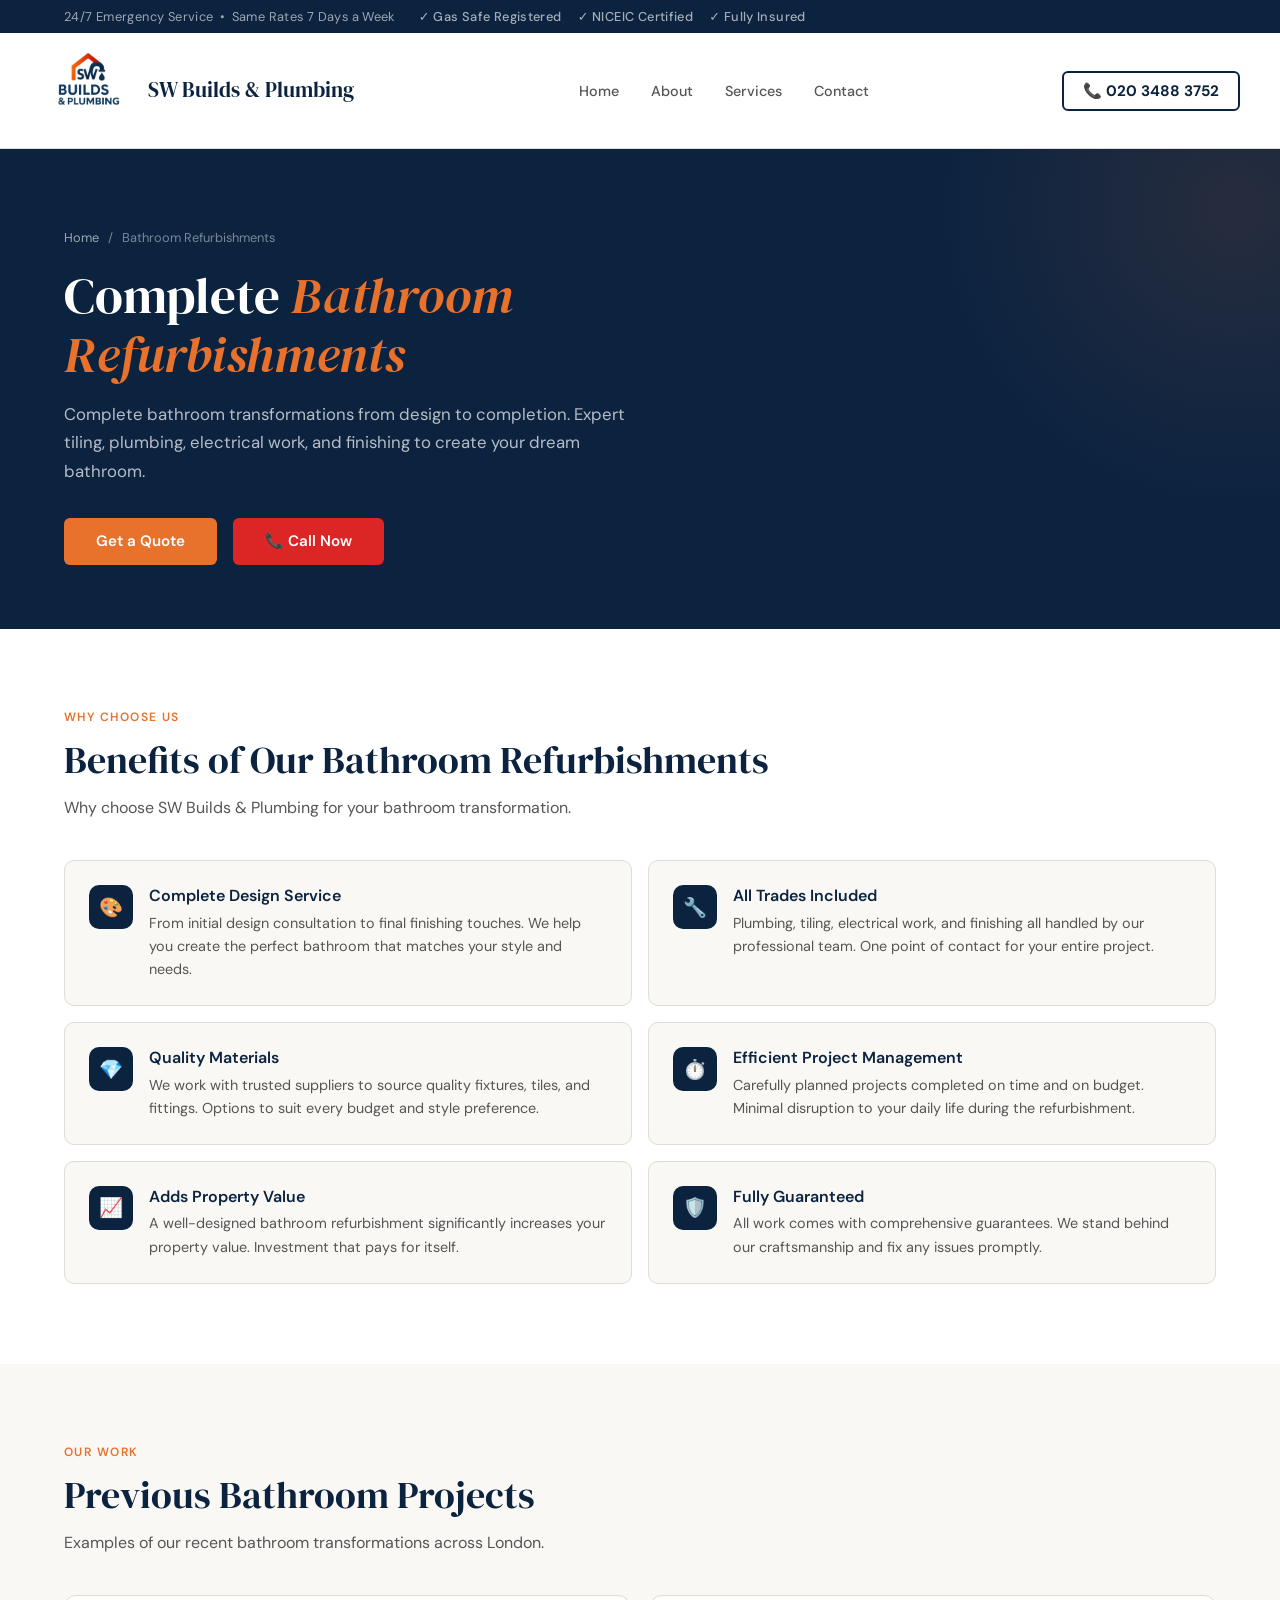
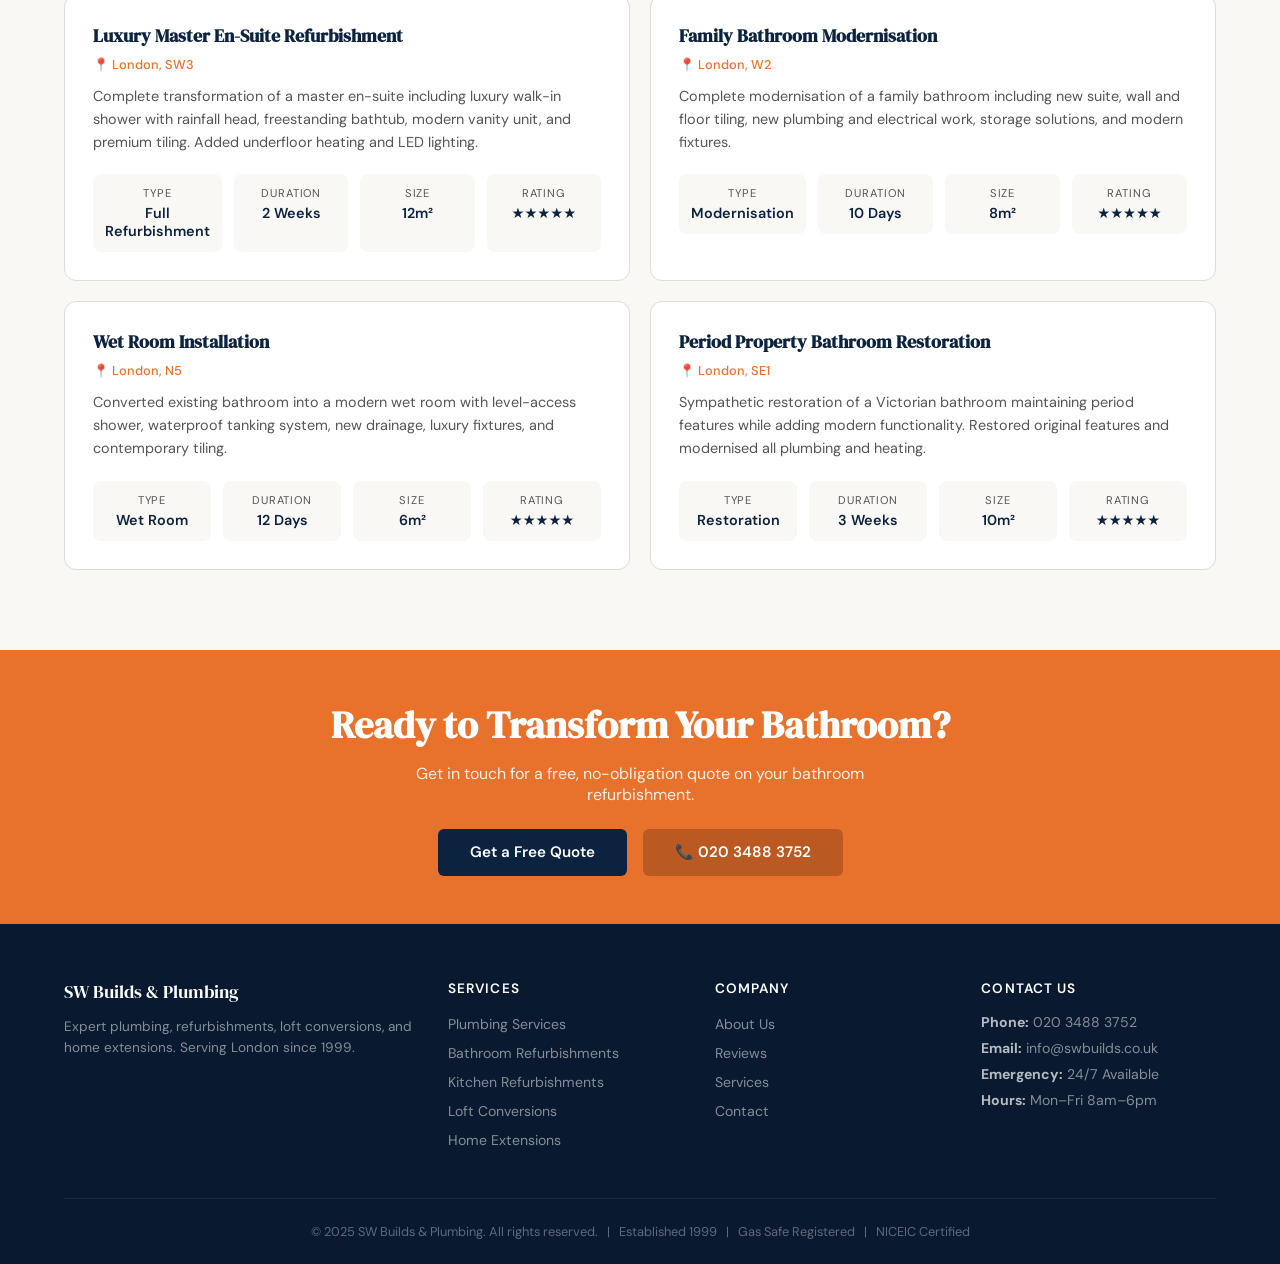
<file: bathroom-refurb.html>
<!DOCTYPE html>
<html lang="en">
<head>
  <meta charset="UTF-8" />
  <title>Bathroom Refurbishments — SW Builds & Plumbing</title>
  <meta name="description" content="Complete bathroom refurbishments from design to completion. Expert tiling, plumbing, and finishing work to create your dream bathroom." />
  <meta name="viewport" content="width=device-width, initial-scale=1.0" />
  <link rel="preconnect" href="https://fonts.googleapis.com" />
  <link rel="preconnect" href="https://fonts.gstatic.com" crossorigin />
  <link href="https://fonts.googleapis.com/css2?family=DM+Serif+Display:ital@0;1&family=DM+Sans:ital,opsz,wght@0,9..40,300..800;1,9..40,300..800&display=swap" rel="stylesheet" />
  <style>
    :root{--navy:#0c2340;--navy-light:#163a5f;--orange:#e8712b;--orange-hover:#d4621f;--red:#dc2626;--red-hover:#b91c1c;--cream:#faf8f5;--warm-gray:#f1ede8;--text:#1a1a1a;--text-secondary:#555;--border:#e0dbd4;--white:#fff;--font-display:'DM Serif Display',Georgia,serif;--font-body:'DM Sans',system-ui,sans-serif}*{box-sizing:border-box;margin:0;padding:0}body{font-family:var(--font-body);background:var(--cream);color:var(--text);-webkit-font-smoothing:antialiased}a{text-decoration:none;color:inherit}img{max-width:100%;display:block}.container{max-width:1200px;margin:0 auto;padding:0 1.5rem}
    .top-bar{background:var(--navy);color:rgba(255,255,255,.85);font-size:.8rem;padding:.5rem 0;letter-spacing:.03em}.top-bar-inner{display:flex;justify-content:space-between;align-items:center;flex-wrap:wrap;gap:.5rem}.top-bar-left{display:flex;align-items:center;gap:1.5rem}.top-bar-left span{opacity:.7}.top-bar-badges{display:none;gap:1rem;font-weight:500;color:rgba(255,255,255,.9)}.top-bar-badges span{display:flex;align-items:center;gap:.35rem}.emergency-btn{font-size:.85rem;font-weight:700;background:var(--red);padding:.45rem 1rem;border-radius:6px;display:inline-flex;align-items:center;gap:.5rem;white-space:nowrap;color:#fff;transition:background .2s,transform .2s}.emergency-btn:hover{background:var(--red-hover);transform:scale(1.03)}
    header{background:var(--white);border-bottom:1px solid var(--border);position:sticky;top:0;z-index:100}.header-inner{display:flex;justify-content:space-between;align-items:center;padding:.6rem 0}.logo{display:flex;align-items:center;gap:.75rem}.logo img{height:4.5rem;width:auto;object-fit:contain}.logo-text{font-family:var(--font-display);font-size:1.15rem;color:var(--navy);line-height:1.2}.logo-text small{display:block;font-family:var(--font-body);font-size:.65rem;font-weight:400;color:var(--text-secondary);letter-spacing:.08em;text-transform:uppercase;margin-top:2px}nav{display:none}nav a{margin-left:2rem;font-size:.9rem;font-weight:500;color:var(--text-secondary);transition:color .2s;position:relative}nav a::after{content:'';position:absolute;bottom:-4px;left:0;width:0;height:2px;background:var(--orange);transition:width .3s}nav a:hover{color:var(--navy)}nav a:hover::after{width:100%}.header-phone{display:none;align-items:center;gap:.5rem;font-weight:700;font-size:.95rem;color:var(--navy);padding:.5rem 1.2rem;border:2px solid var(--navy);border-radius:6px;transition:all .2s}.header-phone:hover{background:var(--navy);color:#fff}.mobile-toggle{display:flex;flex-direction:column;gap:5px;background:none;border:none;cursor:pointer;padding:4px}.mobile-toggle span{width:24px;height:2px;background:var(--navy);border-radius:2px}.mobile-nav{display:none;flex-direction:column;padding:1rem 0 1.5rem;border-top:1px solid var(--border)}.mobile-nav.active{display:flex}.mobile-nav a{padding:.75rem 0;color:var(--text);font-size:1rem;font-weight:500;border-bottom:1px solid var(--border)}.mobile-nav a:last-child{border-bottom:none}
    .hero{background:var(--navy);color:#fff;padding:3.5rem 0 3rem;position:relative;overflow:hidden}.hero::before{content:'';position:absolute;top:-50%;right:-20%;width:600px;height:600px;background:radial-gradient(circle,rgba(232,113,43,.12) 0%,transparent 70%);pointer-events:none}.hero-inner{position:relative;z-index:1}.hero-breadcrumb{font-size:.8rem;color:rgba(255,255,255,.45);margin-bottom:1.25rem}.hero-breadcrumb a{color:rgba(255,255,255,.6);transition:color .2s}.hero-breadcrumb a:hover{color:var(--orange)}.hero h1{font-family:var(--font-display);font-size:2.5rem;font-weight:400;line-height:1.15;margin-bottom:1rem;max-width:700px}.hero h1 em{font-style:italic;color:var(--orange)}.hero-text{font-size:1.05rem;color:rgba(255,255,255,.7);line-height:1.7;margin-bottom:2rem;max-width:580px}.hero-actions{display:flex;gap:1rem;flex-wrap:wrap}.btn{display:inline-flex;align-items:center;gap:.5rem;font-family:var(--font-body);font-size:.95rem;font-weight:600;padding:.85rem 2rem;border-radius:6px;border:none;cursor:pointer;transition:all .25s;text-decoration:none}.btn-orange{background:var(--orange);color:#fff}.btn-orange:hover{background:var(--orange-hover);transform:translateY(-1px);box-shadow:0 6px 20px rgba(232,113,43,.35)}.btn-red{background:var(--red);color:#fff}.btn-red:hover{background:var(--red-hover);transform:translateY(-1px);box-shadow:0 6px 20px rgba(220,38,38,.35)}
    .section{padding:4rem 0}.section-header{margin-bottom:2.5rem}.section-label{font-size:.75rem;font-weight:600;text-transform:uppercase;letter-spacing:.12em;color:var(--orange);margin-bottom:.75rem}.section-header h2{font-family:var(--font-display);font-size:2rem;font-weight:400;line-height:1.2;color:var(--navy);margin-bottom:.75rem}.section-header p{font-size:1rem;color:var(--text-secondary);line-height:1.6;max-width:600px}
    .benefits-section{background:var(--white)}.benefits-grid{display:grid;grid-template-columns:1fr;gap:1rem}.benefit-card{display:flex;gap:1rem;align-items:flex-start;padding:1.5rem;background:var(--cream);border-radius:10px;border:1px solid var(--border)}.benefit-icon{width:44px;height:44px;border-radius:10px;background:var(--navy);color:#fff;display:flex;align-items:center;justify-content:center;font-size:1.2rem;flex-shrink:0}.benefit-card h3{font-size:1rem;font-weight:600;color:var(--navy);margin-bottom:.35rem}.benefit-card p{font-size:.9rem;color:var(--text-secondary);line-height:1.6}
    .projects-section{background:var(--cream)}.projects-grid{display:grid;grid-template-columns:1fr;gap:1.25rem}.project-card{background:var(--white);border-radius:12px;padding:1.75rem;border:1px solid var(--border);transition:all .3s}.project-card:hover{transform:translateY(-2px);box-shadow:0 8px 30px rgba(12,35,64,.07)}.project-card h3{font-family:var(--font-display);font-size:1.1rem;color:var(--navy);margin-bottom:.5rem}.project-location{font-size:.8rem;color:var(--orange);font-weight:500;margin-bottom:.75rem}.project-description{font-size:.9rem;color:var(--text-secondary);line-height:1.6;margin-bottom:1.25rem}.project-details{display:grid;grid-template-columns:repeat(2,1fr);gap:.75rem}.project-detail-item{padding:.75rem;background:var(--cream);border-radius:8px;text-align:center}.project-detail-label{font-size:.7rem;text-transform:uppercase;letter-spacing:.08em;color:var(--text-secondary);margin-bottom:.25rem}.project-detail-value{font-size:.9rem;font-weight:600;color:var(--navy)}
    .cta-band{background:var(--orange);padding:3rem 0;text-align:center;color:#fff}.cta-band h2{font-family:var(--font-display);font-size:2rem;margin-bottom:.75rem}.cta-band p{font-size:1rem;opacity:.9;margin-bottom:1.5rem;max-width:500px;margin-left:auto;margin-right:auto}.btn-dark{background:var(--navy);color:#fff}.btn-dark:hover{background:var(--navy-light);transform:translateY(-1px);box-shadow:0 6px 20px rgba(12,35,64,.3)}
    footer{background:#091a30;color:rgba(255,255,255,.7);padding:3.5rem 0 1.5rem}.footer-grid{display:grid;grid-template-columns:1fr;gap:2rem;margin-bottom:2.5rem}.footer-brand p{font-size:.85rem;line-height:1.6;margin-top:.75rem;color:rgba(255,255,255,.5)}.footer-col h4{font-size:.85rem;font-weight:600;text-transform:uppercase;letter-spacing:.08em;color:#fff;margin-bottom:1rem}.footer-col ul{list-style:none}.footer-col li{margin-bottom:.5rem}.footer-col a{font-size:.88rem;color:rgba(255,255,255,.5);transition:color .2s}.footer-col a:hover{color:var(--orange)}.footer-col li:not(:has(a)){font-size:.88rem;color:rgba(255,255,255,.5)}.footer-bottom{border-top:1px solid rgba(255,255,255,.08);padding-top:1.5rem;text-align:center;font-size:.8rem;color:rgba(255,255,255,.35)}
    @media(min-width:768px){.top-bar-badges{display:flex}nav{display:block}.mobile-toggle{display:none}.header-phone{display:flex}.logo img{height:6rem}.logo-text{font-size:1.3rem}.hero{padding:5rem 0 4rem}.hero h1{font-size:3.2rem}.benefits-grid{grid-template-columns:repeat(2,1fr)}.projects-grid{grid-template-columns:repeat(2,1fr)}.project-details{grid-template-columns:repeat(4,1fr)}.footer-grid{grid-template-columns:1.5fr 1fr 1fr 1fr}.section{padding:5rem 0}.section-header h2{font-size:2.4rem}.cta-band h2{font-size:2.4rem}}
    .fade-up{opacity:0;transform:translateY(24px);transition:opacity .6s ease,transform .6s ease}.fade-up.visible{opacity:1;transform:translateY(0)}
  </style>
</head>
<body>
  <div class="top-bar"><div class="container top-bar-inner"><div class="top-bar-left"><span>24/7 Emergency Service&ensp;•&ensp;Same Rates 7 Days a Week</span><div class="top-bar-badges"><span>✓ Gas Safe Registered</span><span>✓ NICEIC Certified</span><span>✓ Fully Insured</span></div></div></div></div>
  <header><div class="container header-inner"><a href="index.html" class="logo"><img src="logo.png" alt="SW Builds &amp; Plumbing" /><div class="logo-text">SW Builds &amp; Plumbing</div></a><nav><a href="index.html">Home</a><a href="index.html#about">About</a><a href="index.html#services">Services</a><a href="index.html#contact">Contact</a></nav><a href="tel:02034883752" class="header-phone">📞 020 3488 3752</a><button class="mobile-toggle" id="mobileMenuToggle" aria-label="Menu"><span></span><span></span><span></span></button></div><div class="container"><nav class="mobile-nav" id="mobileNav"><a href="index.html">Home</a><a href="index.html#about">About</a><a href="index.html#services">Services</a><a href="index.html#contact">Contact</a><a href="tel:02034883752" style="color:var(--red);font-weight:700;">📞 020 3488 3752</a></nav></div></header>

  <section class="hero"><div class="container hero-inner">
    <div class="hero-breadcrumb"><a href="index.html">Home</a> &ensp;/&ensp; Bathroom Refurbishments</div>
    <h1>Complete <em>Bathroom Refurbishments</em></h1>
    <p class="hero-text">Complete bathroom transformations from design to completion. Expert tiling, plumbing, electrical work, and finishing to create your dream bathroom.</p>
    <div class="hero-actions"><a href="index.html#contact" class="btn btn-orange">Get a Quote</a><a href="tel:02034883752" class="btn btn-red">📞 Call Now</a></div>
  </div></section>

  <section class="section benefits-section"><div class="container">
    <div class="section-header fade-up"><div class="section-label">Why Choose Us</div><h2>Benefits of Our Bathroom Refurbishments</h2><p>Why choose SW Builds &amp; Plumbing for your bathroom transformation.</p></div>
    <div class="benefits-grid">
      <div class="benefit-card fade-up"><div class="benefit-icon">🎨</div><div><h3>Complete Design Service</h3><p>From initial design consultation to final finishing touches. We help you create the perfect bathroom that matches your style and needs.</p></div></div>
      <div class="benefit-card fade-up"><div class="benefit-icon">🔧</div><div><h3>All Trades Included</h3><p>Plumbing, tiling, electrical work, and finishing all handled by our professional team. One point of contact for your entire project.</p></div></div>
      <div class="benefit-card fade-up"><div class="benefit-icon">💎</div><div><h3>Quality Materials</h3><p>We work with trusted suppliers to source quality fixtures, tiles, and fittings. Options to suit every budget and style preference.</p></div></div>
      <div class="benefit-card fade-up"><div class="benefit-icon">⏱️</div><div><h3>Efficient Project Management</h3><p>Carefully planned projects completed on time and on budget. Minimal disruption to your daily life during the refurbishment.</p></div></div>
      <div class="benefit-card fade-up"><div class="benefit-icon">📈</div><div><h3>Adds Property Value</h3><p>A well-designed bathroom refurbishment significantly increases your property value. Investment that pays for itself.</p></div></div>
      <div class="benefit-card fade-up"><div class="benefit-icon">🛡️</div><div><h3>Fully Guaranteed</h3><p>All work comes with comprehensive guarantees. We stand behind our craftsmanship and fix any issues promptly.</p></div></div>
    </div>
  </div></section>

  <section class="section projects-section"><div class="container">
    <div class="section-header fade-up"><div class="section-label">Our Work</div><h2>Previous Bathroom Projects</h2><p>Examples of our recent bathroom transformations across London.</p></div>
    <div class="projects-grid">
      <div class="project-card fade-up"><h3>Luxury Master En-Suite Refurbishment</h3><div class="project-location">📍 London, SW3</div><p class="project-description">Complete transformation of a master en-suite including luxury walk-in shower with rainfall head, freestanding bathtub, modern vanity unit, and premium tiling. Added underfloor heating and LED lighting.</p><div class="project-details"><div class="project-detail-item"><div class="project-detail-label">Type</div><div class="project-detail-value">Full Refurbishment</div></div><div class="project-detail-item"><div class="project-detail-label">Duration</div><div class="project-detail-value">2 Weeks</div></div><div class="project-detail-item"><div class="project-detail-label">Size</div><div class="project-detail-value">12m²</div></div><div class="project-detail-item"><div class="project-detail-label">Rating</div><div class="project-detail-value">★★★★★</div></div></div></div>
      <div class="project-card fade-up"><h3>Family Bathroom Modernisation</h3><div class="project-location">📍 London, W2</div><p class="project-description">Complete modernisation of a family bathroom including new suite, wall and floor tiling, new plumbing and electrical work, storage solutions, and modern fixtures.</p><div class="project-details"><div class="project-detail-item"><div class="project-detail-label">Type</div><div class="project-detail-value">Modernisation</div></div><div class="project-detail-item"><div class="project-detail-label">Duration</div><div class="project-detail-value">10 Days</div></div><div class="project-detail-item"><div class="project-detail-label">Size</div><div class="project-detail-value">8m²</div></div><div class="project-detail-item"><div class="project-detail-label">Rating</div><div class="project-detail-value">★★★★★</div></div></div></div>
      <div class="project-card fade-up"><h3>Wet Room Installation</h3><div class="project-location">📍 London, N5</div><p class="project-description">Converted existing bathroom into a modern wet room with level-access shower, waterproof tanking system, new drainage, luxury fixtures, and contemporary tiling.</p><div class="project-details"><div class="project-detail-item"><div class="project-detail-label">Type</div><div class="project-detail-value">Wet Room</div></div><div class="project-detail-item"><div class="project-detail-label">Duration</div><div class="project-detail-value">12 Days</div></div><div class="project-detail-item"><div class="project-detail-label">Size</div><div class="project-detail-value">6m²</div></div><div class="project-detail-item"><div class="project-detail-label">Rating</div><div class="project-detail-value">★★★★★</div></div></div></div>
      <div class="project-card fade-up"><h3>Period Property Bathroom Restoration</h3><div class="project-location">📍 London, SE1</div><p class="project-description">Sympathetic restoration of a Victorian bathroom maintaining period features while adding modern functionality. Restored original features and modernised all plumbing and heating.</p><div class="project-details"><div class="project-detail-item"><div class="project-detail-label">Type</div><div class="project-detail-value">Restoration</div></div><div class="project-detail-item"><div class="project-detail-label">Duration</div><div class="project-detail-value">3 Weeks</div></div><div class="project-detail-item"><div class="project-detail-label">Size</div><div class="project-detail-value">10m²</div></div><div class="project-detail-item"><div class="project-detail-label">Rating</div><div class="project-detail-value">★★★★★</div></div></div></div>
    </div>
  </div></section>

  <section class="cta-band"><div class="container"><h2>Ready to Transform Your Bathroom?</h2><p>Get in touch for a free, no-obligation quote on your bathroom refurbishment.</p><div style="display:flex;gap:1rem;justify-content:center;flex-wrap:wrap;"><a href="index.html#contact" class="btn btn-dark">Get a Free Quote</a><a href="tel:02034883752" class="btn" style="background:rgba(0,0,0,.2);color:#fff">📞 020 3488 3752</a></div></div></section>

  <footer id="contact"><div class="container"><div class="footer-grid"><div class="footer-brand"><div style="font-family:var(--font-display);color:#fff;font-size:1.1rem">SW Builds &amp; Plumbing</div><p>Expert plumbing, refurbishments, loft conversions, and home extensions. Serving London since 1999.</p></div><div class="footer-col"><h4>Services</h4><ul><li><a href="plumbing-services.html">Plumbing Services</a></li><li><a href="bathroom-refurb.html">Bathroom Refurbishments</a></li><li><a href="kitchen-refurb.html">Kitchen Refurbishments</a></li><li><a href="loft-conversions.html">Loft Conversions</a></li><li><a href="home-extensions.html">Home Extensions</a></li></ul></div><div class="footer-col"><h4>Company</h4><ul><li><a href="index.html#about">About Us</a></li><li><a href="index.html#projects">Reviews</a></li><li><a href="index.html#services">Services</a></li><li><a href="index.html#contact">Contact</a></li></ul></div><div class="footer-col"><h4>Contact Us</h4><ul><li><strong style="color:rgba(255,255,255,.7)">Phone:</strong> 020 3488 3752</li><li><strong style="color:rgba(255,255,255,.7)">Email:</strong> info@swbuilds.co.uk</li><li><strong style="color:rgba(255,255,255,.7)">Emergency:</strong> 24/7 Available</li><li><strong style="color:rgba(255,255,255,.7)">Hours:</strong> Mon–Fri 8am–6pm</li></ul></div></div><div class="footer-bottom">&copy; 2025 SW Builds &amp; Plumbing. All rights reserved. &ensp;|&ensp; Established 1999 &ensp;|&ensp; Gas Safe Registered &ensp;|&ensp; NICEIC Certified</div></div></footer>
  <script>const toggle=document.getElementById('mobileMenuToggle'),mobileNav=document.getElementById('mobileNav');if(toggle&&mobileNav)toggle.addEventListener('click',()=>mobileNav.classList.toggle('active'));document.querySelectorAll('a[href^="#"]').forEach(a=>{a.addEventListener('click',function(e){e.preventDefault();const t=document.querySelector(this.getAttribute('href'));if(t)t.scrollIntoView({behavior:'smooth',block:'start'});if(mobileNav)mobileNav.classList.remove('active')})});const observer=new IntersectionObserver(entries=>{entries.forEach((entry,i)=>{if(entry.isIntersecting){setTimeout(()=>entry.target.classList.add('visible'),i*80);observer.unobserve(entry.target)}})},{threshold:.1});document.querySelectorAll('.fade-up').forEach(el=>observer.observe(el));</script>
</body>
</html>
</file>
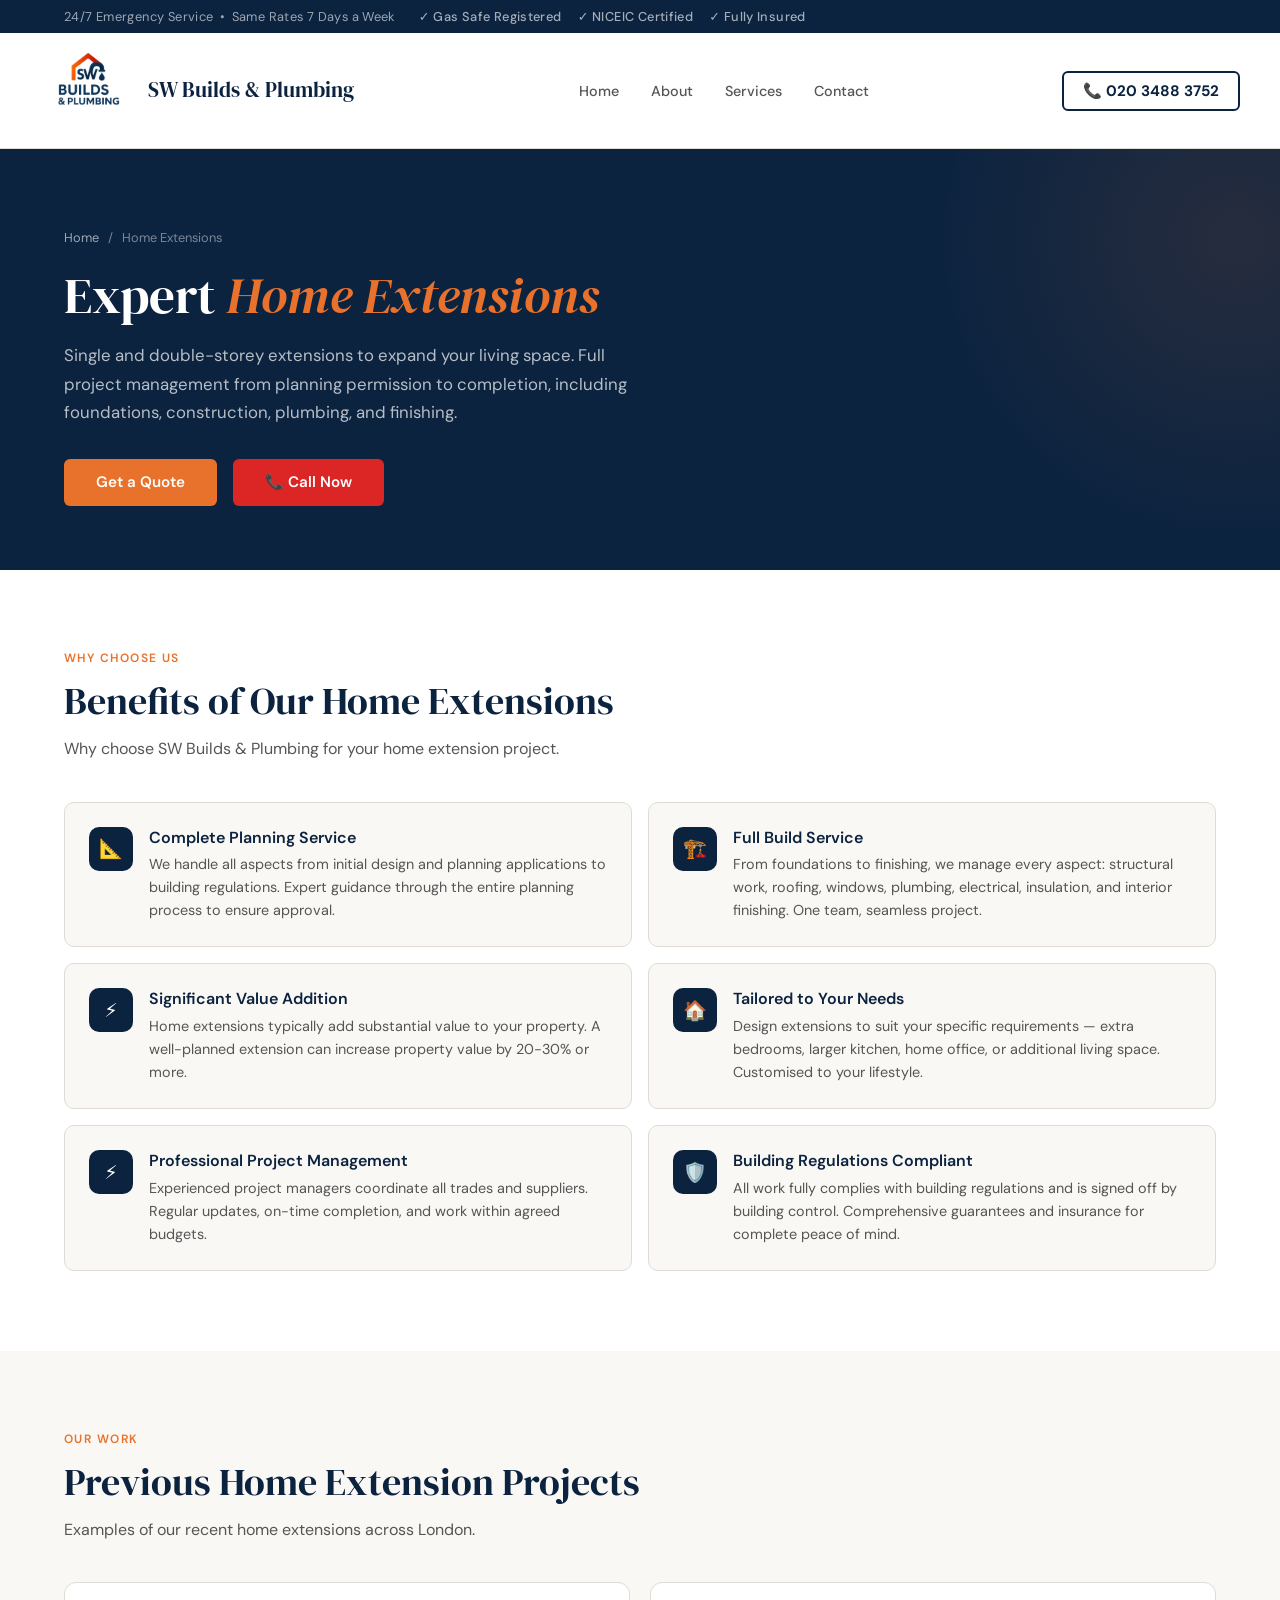
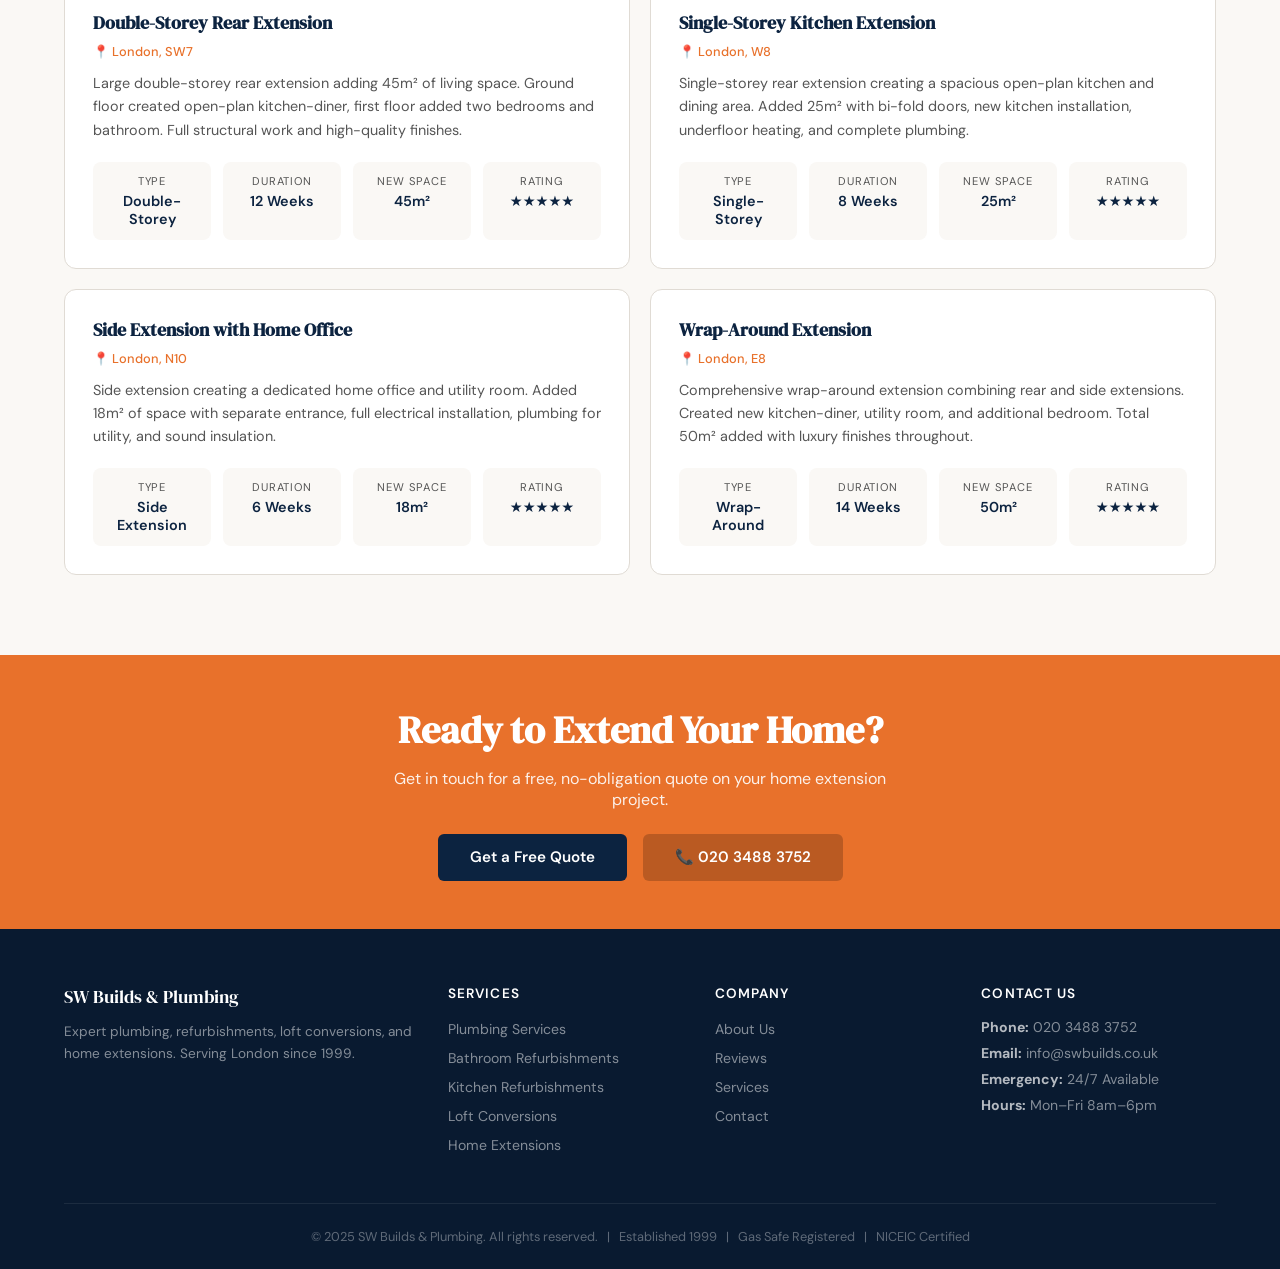
<file: home-extensions.html>
<!DOCTYPE html>
<html lang="en">
<head>
  <meta charset="UTF-8" />
  <title>Home Extensions — SW Builds & Plumbing</title>
  <meta name="description" content="Single and double-storey home extensions to expand your living space. Full project management from planning permission to completion." />
  <meta name="viewport" content="width=device-width, initial-scale=1.0" />
  <link rel="preconnect" href="https://fonts.googleapis.com" />
  <link rel="preconnect" href="https://fonts.gstatic.com" crossorigin />
  <link href="https://fonts.googleapis.com/css2?family=DM+Serif+Display:ital@0;1&family=DM+Sans:ital,opsz,wght@0,9..40,300..800;1,9..40,300..800&display=swap" rel="stylesheet" />
  <style>
    :root{--navy:#0c2340;--navy-light:#163a5f;--orange:#e8712b;--orange-hover:#d4621f;--red:#dc2626;--red-hover:#b91c1c;--cream:#faf8f5;--warm-gray:#f1ede8;--text:#1a1a1a;--text-secondary:#555;--border:#e0dbd4;--white:#fff;--font-display:'DM Serif Display',Georgia,serif;--font-body:'DM Sans',system-ui,sans-serif}*{box-sizing:border-box;margin:0;padding:0}body{font-family:var(--font-body);background:var(--cream);color:var(--text);-webkit-font-smoothing:antialiased}a{text-decoration:none;color:inherit}img{max-width:100%;display:block}.container{max-width:1200px;margin:0 auto;padding:0 1.5rem}
    .top-bar{background:var(--navy);color:rgba(255,255,255,.85);font-size:.8rem;padding:.5rem 0;letter-spacing:.03em}.top-bar-inner{display:flex;justify-content:space-between;align-items:center;flex-wrap:wrap;gap:.5rem}.top-bar-left{display:flex;align-items:center;gap:1.5rem}.top-bar-left span{opacity:.7}.top-bar-badges{display:none;gap:1rem;font-weight:500;color:rgba(255,255,255,.9)}.top-bar-badges span{display:flex;align-items:center;gap:.35rem}.emergency-btn{font-size:.85rem;font-weight:700;background:var(--red);padding:.45rem 1rem;border-radius:6px;display:inline-flex;align-items:center;gap:.5rem;white-space:nowrap;color:#fff;transition:background .2s,transform .2s}.emergency-btn:hover{background:var(--red-hover);transform:scale(1.03)}
    header{background:var(--white);border-bottom:1px solid var(--border);position:sticky;top:0;z-index:100}.header-inner{display:flex;justify-content:space-between;align-items:center;padding:.6rem 0}.logo{display:flex;align-items:center;gap:.75rem}.logo img{height:4.5rem;width:auto;object-fit:contain}.logo-text{font-family:var(--font-display);font-size:1.15rem;color:var(--navy);line-height:1.2}.logo-text small{display:block;font-family:var(--font-body);font-size:.65rem;font-weight:400;color:var(--text-secondary);letter-spacing:.08em;text-transform:uppercase;margin-top:2px}nav{display:none}nav a{margin-left:2rem;font-size:.9rem;font-weight:500;color:var(--text-secondary);transition:color .2s;position:relative}nav a::after{content:'';position:absolute;bottom:-4px;left:0;width:0;height:2px;background:var(--orange);transition:width .3s}nav a:hover{color:var(--navy)}nav a:hover::after{width:100%}.header-phone{display:none;align-items:center;gap:.5rem;font-weight:700;font-size:.95rem;color:var(--navy);padding:.5rem 1.2rem;border:2px solid var(--navy);border-radius:6px;transition:all .2s}.header-phone:hover{background:var(--navy);color:#fff}.mobile-toggle{display:flex;flex-direction:column;gap:5px;background:none;border:none;cursor:pointer;padding:4px}.mobile-toggle span{width:24px;height:2px;background:var(--navy);border-radius:2px}.mobile-nav{display:none;flex-direction:column;padding:1rem 0 1.5rem;border-top:1px solid var(--border)}.mobile-nav.active{display:flex}.mobile-nav a{padding:.75rem 0;color:var(--text);font-size:1rem;font-weight:500;border-bottom:1px solid var(--border)}.mobile-nav a:last-child{border-bottom:none}
    .hero{background:var(--navy);color:#fff;padding:3.5rem 0 3rem;position:relative;overflow:hidden}.hero::before{content:'';position:absolute;top:-50%;right:-20%;width:600px;height:600px;background:radial-gradient(circle,rgba(232,113,43,.12) 0%,transparent 70%);pointer-events:none}.hero-inner{position:relative;z-index:1}.hero-breadcrumb{font-size:.8rem;color:rgba(255,255,255,.45);margin-bottom:1.25rem}.hero-breadcrumb a{color:rgba(255,255,255,.6);transition:color .2s}.hero-breadcrumb a:hover{color:var(--orange)}.hero h1{font-family:var(--font-display);font-size:2.5rem;font-weight:400;line-height:1.15;margin-bottom:1rem;max-width:700px}.hero h1 em{font-style:italic;color:var(--orange)}.hero-text{font-size:1.05rem;color:rgba(255,255,255,.7);line-height:1.7;margin-bottom:2rem;max-width:580px}.hero-actions{display:flex;gap:1rem;flex-wrap:wrap}.btn{display:inline-flex;align-items:center;gap:.5rem;font-family:var(--font-body);font-size:.95rem;font-weight:600;padding:.85rem 2rem;border-radius:6px;border:none;cursor:pointer;transition:all .25s;text-decoration:none}.btn-orange{background:var(--orange);color:#fff}.btn-orange:hover{background:var(--orange-hover);transform:translateY(-1px);box-shadow:0 6px 20px rgba(232,113,43,.35)}.btn-red{background:var(--red);color:#fff}.btn-red:hover{background:var(--red-hover);transform:translateY(-1px);box-shadow:0 6px 20px rgba(220,38,38,.35)}
    .section{padding:4rem 0}.section-header{margin-bottom:2.5rem}.section-label{font-size:.75rem;font-weight:600;text-transform:uppercase;letter-spacing:.12em;color:var(--orange);margin-bottom:.75rem}.section-header h2{font-family:var(--font-display);font-size:2rem;font-weight:400;line-height:1.2;color:var(--navy);margin-bottom:.75rem}.section-header p{font-size:1rem;color:var(--text-secondary);line-height:1.6;max-width:600px}
    .benefits-section{background:var(--white)}.benefits-grid{display:grid;grid-template-columns:1fr;gap:1rem}.benefit-card{display:flex;gap:1rem;align-items:flex-start;padding:1.5rem;background:var(--cream);border-radius:10px;border:1px solid var(--border)}.benefit-icon{width:44px;height:44px;border-radius:10px;background:var(--navy);color:#fff;display:flex;align-items:center;justify-content:center;font-size:1.2rem;flex-shrink:0}.benefit-card h3{font-size:1rem;font-weight:600;color:var(--navy);margin-bottom:.35rem}.benefit-card p{font-size:.9rem;color:var(--text-secondary);line-height:1.6}
    .projects-section{background:var(--cream)}.projects-grid{display:grid;grid-template-columns:1fr;gap:1.25rem}.project-card{background:var(--white);border-radius:12px;padding:1.75rem;border:1px solid var(--border);transition:all .3s}.project-card:hover{transform:translateY(-2px);box-shadow:0 8px 30px rgba(12,35,64,.07)}.project-card h3{font-family:var(--font-display);font-size:1.1rem;color:var(--navy);margin-bottom:.5rem}.project-location{font-size:.8rem;color:var(--orange);font-weight:500;margin-bottom:.75rem}.project-description{font-size:.9rem;color:var(--text-secondary);line-height:1.6;margin-bottom:1.25rem}.project-details{display:grid;grid-template-columns:repeat(2,1fr);gap:.75rem}.project-detail-item{padding:.75rem;background:var(--cream);border-radius:8px;text-align:center}.project-detail-label{font-size:.7rem;text-transform:uppercase;letter-spacing:.08em;color:var(--text-secondary);margin-bottom:.25rem}.project-detail-value{font-size:.9rem;font-weight:600;color:var(--navy)}
    .cta-band{background:var(--orange);padding:3rem 0;text-align:center;color:#fff}.cta-band h2{font-family:var(--font-display);font-size:2rem;margin-bottom:.75rem}.cta-band p{font-size:1rem;opacity:.9;margin-bottom:1.5rem;max-width:500px;margin-left:auto;margin-right:auto}.btn-dark{background:var(--navy);color:#fff}.btn-dark:hover{background:var(--navy-light);transform:translateY(-1px);box-shadow:0 6px 20px rgba(12,35,64,.3)}
    footer{background:#091a30;color:rgba(255,255,255,.7);padding:3.5rem 0 1.5rem}.footer-grid{display:grid;grid-template-columns:1fr;gap:2rem;margin-bottom:2.5rem}.footer-brand p{font-size:.85rem;line-height:1.6;margin-top:.75rem;color:rgba(255,255,255,.5)}.footer-col h4{font-size:.85rem;font-weight:600;text-transform:uppercase;letter-spacing:.08em;color:#fff;margin-bottom:1rem}.footer-col ul{list-style:none}.footer-col li{margin-bottom:.5rem}.footer-col a{font-size:.88rem;color:rgba(255,255,255,.5);transition:color .2s}.footer-col a:hover{color:var(--orange)}.footer-col li:not(:has(a)){font-size:.88rem;color:rgba(255,255,255,.5)}.footer-bottom{border-top:1px solid rgba(255,255,255,.08);padding-top:1.5rem;text-align:center;font-size:.8rem;color:rgba(255,255,255,.35)}
    @media(min-width:768px){.top-bar-badges{display:flex}nav{display:block}.mobile-toggle{display:none}.header-phone{display:flex}.logo img{height:6rem}.logo-text{font-size:1.3rem}.hero{padding:5rem 0 4rem}.hero h1{font-size:3.2rem}.benefits-grid{grid-template-columns:repeat(2,1fr)}.projects-grid{grid-template-columns:repeat(2,1fr)}.project-details{grid-template-columns:repeat(4,1fr)}.footer-grid{grid-template-columns:1.5fr 1fr 1fr 1fr}.section{padding:5rem 0}.section-header h2{font-size:2.4rem}.cta-band h2{font-size:2.4rem}}
    .fade-up{opacity:0;transform:translateY(24px);transition:opacity .6s ease,transform .6s ease}.fade-up.visible{opacity:1;transform:translateY(0)}
  </style>
</head>
<body>
  <div class="top-bar"><div class="container top-bar-inner"><div class="top-bar-left"><span>24/7 Emergency Service&ensp;•&ensp;Same Rates 7 Days a Week</span><div class="top-bar-badges"><span>✓ Gas Safe Registered</span><span>✓ NICEIC Certified</span><span>✓ Fully Insured</span></div></div></div></div>
  <header><div class="container header-inner"><a href="index.html" class="logo"><img src="logo.png" alt="SW Builds &amp; Plumbing" /><div class="logo-text">SW Builds &amp; Plumbing</div></a><nav><a href="index.html">Home</a><a href="index.html#about">About</a><a href="index.html#services">Services</a><a href="index.html#contact">Contact</a></nav><a href="tel:02034883752" class="header-phone">📞 020 3488 3752</a><button class="mobile-toggle" id="mobileMenuToggle" aria-label="Menu"><span></span><span></span><span></span></button></div><div class="container"><nav class="mobile-nav" id="mobileNav"><a href="index.html">Home</a><a href="index.html#about">About</a><a href="index.html#services">Services</a><a href="index.html#contact">Contact</a><a href="tel:02034883752" style="color:var(--red);font-weight:700;">📞 020 3488 3752</a></nav></div></header>

  <section class="hero"><div class="container hero-inner">
    <div class="hero-breadcrumb"><a href="index.html">Home</a> &ensp;/&ensp; Home Extensions</div>
    <h1>Expert <em>Home Extensions</em></h1>
    <p class="hero-text">Single and double-storey extensions to expand your living space. Full project management from planning permission to completion, including foundations, construction, plumbing, and finishing.</p>
    <div class="hero-actions"><a href="index.html#contact" class="btn btn-orange">Get a Quote</a><a href="tel:02034883752" class="btn btn-red">📞 Call Now</a></div>
  </div></section>

  <section class="section benefits-section"><div class="container">
    <div class="section-header fade-up"><div class="section-label">Why Choose Us</div><h2>Benefits of Our Home Extensions</h2><p>Why choose SW Builds &amp; Plumbing for your home extension project.</p></div>
    <div class="benefits-grid">
      <div class="benefit-card fade-up"><div class="benefit-icon">📐</div><div><h3>Complete Planning Service</h3><p>We handle all aspects from initial design and planning applications to building regulations. Expert guidance through the entire planning process to ensure approval.</p></div></div>
      <div class="benefit-card fade-up"><div class="benefit-icon">🏗️</div><div><h3>Full Build Service</h3><p>From foundations to finishing, we manage every aspect: structural work, roofing, windows, plumbing, electrical, insulation, and interior finishing. One team, seamless project.</p></div></div>
      <div class="benefit-card fade-up"><div class="benefit-icon">⚡</div><div><h3>Significant Value Addition</h3><p>Home extensions typically add substantial value to your property. A well-planned extension can increase property value by 20-30% or more.</p></div></div>
      <div class="benefit-card fade-up"><div class="benefit-icon">🏠</div><div><h3>Tailored to Your Needs</h3><p>Design extensions to suit your specific requirements — extra bedrooms, larger kitchen, home office, or additional living space. Customised to your lifestyle.</p></div></div>
      <div class="benefit-card fade-up"><div class="benefit-icon">⚡</div><div><h3>Professional Project Management</h3><p>Experienced project managers coordinate all trades and suppliers. Regular updates, on-time completion, and work within agreed budgets.</p></div></div>
      <div class="benefit-card fade-up"><div class="benefit-icon">🛡️</div><div><h3>Building Regulations Compliant</h3><p>All work fully complies with building regulations and is signed off by building control. Comprehensive guarantees and insurance for complete peace of mind.</p></div></div>
    </div>
  </div></section>

  <section class="section projects-section"><div class="container">
    <div class="section-header fade-up"><div class="section-label">Our Work</div><h2>Previous Home Extension Projects</h2><p>Examples of our recent home extensions across London.</p></div>
    <div class="projects-grid">
      <div class="project-card fade-up"><h3>Double-Storey Rear Extension</h3><div class="project-location">📍 London, SW7</div><p class="project-description">Large double-storey rear extension adding 45m² of living space. Ground floor created open-plan kitchen-diner, first floor added two bedrooms and bathroom. Full structural work and high-quality finishes.</p><div class="project-details"><div class="project-detail-item"><div class="project-detail-label">Type</div><div class="project-detail-value">Double-Storey</div></div><div class="project-detail-item"><div class="project-detail-label">Duration</div><div class="project-detail-value">12 Weeks</div></div><div class="project-detail-item"><div class="project-detail-label">New Space</div><div class="project-detail-value">45m²</div></div><div class="project-detail-item"><div class="project-detail-label">Rating</div><div class="project-detail-value">★★★★★</div></div></div></div>
      <div class="project-card fade-up"><h3>Single-Storey Kitchen Extension</h3><div class="project-location">📍 London, W8</div><p class="project-description">Single-storey rear extension creating a spacious open-plan kitchen and dining area. Added 25m² with bi-fold doors, new kitchen installation, underfloor heating, and complete plumbing.</p><div class="project-details"><div class="project-detail-item"><div class="project-detail-label">Type</div><div class="project-detail-value">Single-Storey</div></div><div class="project-detail-item"><div class="project-detail-label">Duration</div><div class="project-detail-value">8 Weeks</div></div><div class="project-detail-item"><div class="project-detail-label">New Space</div><div class="project-detail-value">25m²</div></div><div class="project-detail-item"><div class="project-detail-label">Rating</div><div class="project-detail-value">★★★★★</div></div></div></div>
      <div class="project-card fade-up"><h3>Side Extension with Home Office</h3><div class="project-location">📍 London, N10</div><p class="project-description">Side extension creating a dedicated home office and utility room. Added 18m² of space with separate entrance, full electrical installation, plumbing for utility, and sound insulation.</p><div class="project-details"><div class="project-detail-item"><div class="project-detail-label">Type</div><div class="project-detail-value">Side Extension</div></div><div class="project-detail-item"><div class="project-detail-label">Duration</div><div class="project-detail-value">6 Weeks</div></div><div class="project-detail-item"><div class="project-detail-label">New Space</div><div class="project-detail-value">18m²</div></div><div class="project-detail-item"><div class="project-detail-label">Rating</div><div class="project-detail-value">★★★★★</div></div></div></div>
      <div class="project-card fade-up"><h3>Wrap-Around Extension</h3><div class="project-location">📍 London, E8</div><p class="project-description">Comprehensive wrap-around extension combining rear and side extensions. Created new kitchen-diner, utility room, and additional bedroom. Total 50m² added with luxury finishes throughout.</p><div class="project-details"><div class="project-detail-item"><div class="project-detail-label">Type</div><div class="project-detail-value">Wrap-Around</div></div><div class="project-detail-item"><div class="project-detail-label">Duration</div><div class="project-detail-value">14 Weeks</div></div><div class="project-detail-item"><div class="project-detail-label">New Space</div><div class="project-detail-value">50m²</div></div><div class="project-detail-item"><div class="project-detail-label">Rating</div><div class="project-detail-value">★★★★★</div></div></div></div>
    </div>
  </div></section>

  <section class="cta-band"><div class="container"><h2>Ready to Extend Your Home?</h2><p>Get in touch for a free, no-obligation quote on your home extension project.</p><div style="display:flex;gap:1rem;justify-content:center;flex-wrap:wrap;"><a href="index.html#contact" class="btn btn-dark">Get a Free Quote</a><a href="tel:02034883752" class="btn" style="background:rgba(0,0,0,.2);color:#fff">📞 020 3488 3752</a></div></div></section>

  <footer id="contact"><div class="container"><div class="footer-grid"><div class="footer-brand"><div style="font-family:var(--font-display);color:#fff;font-size:1.1rem">SW Builds &amp; Plumbing</div><p>Expert plumbing, refurbishments, loft conversions, and home extensions. Serving London since 1999.</p></div><div class="footer-col"><h4>Services</h4><ul><li><a href="plumbing-services.html">Plumbing Services</a></li><li><a href="bathroom-refurb.html">Bathroom Refurbishments</a></li><li><a href="kitchen-refurb.html">Kitchen Refurbishments</a></li><li><a href="loft-conversions.html">Loft Conversions</a></li><li><a href="home-extensions.html">Home Extensions</a></li></ul></div><div class="footer-col"><h4>Company</h4><ul><li><a href="index.html#about">About Us</a></li><li><a href="index.html#projects">Reviews</a></li><li><a href="index.html#services">Services</a></li><li><a href="index.html#contact">Contact</a></li></ul></div><div class="footer-col"><h4>Contact Us</h4><ul><li><strong style="color:rgba(255,255,255,.7)">Phone:</strong> 020 3488 3752</li><li><strong style="color:rgba(255,255,255,.7)">Email:</strong> info@swbuilds.co.uk</li><li><strong style="color:rgba(255,255,255,.7)">Emergency:</strong> 24/7 Available</li><li><strong style="color:rgba(255,255,255,.7)">Hours:</strong> Mon–Fri 8am–6pm</li></ul></div></div><div class="footer-bottom">&copy; 2025 SW Builds &amp; Plumbing. All rights reserved. &ensp;|&ensp; Established 1999 &ensp;|&ensp; Gas Safe Registered &ensp;|&ensp; NICEIC Certified</div></div></footer>
  <script>const toggle=document.getElementById('mobileMenuToggle'),mobileNav=document.getElementById('mobileNav');if(toggle&&mobileNav)toggle.addEventListener('click',()=>mobileNav.classList.toggle('active'));document.querySelectorAll('a[href^="#"]').forEach(a=>{a.addEventListener('click',function(e){e.preventDefault();const t=document.querySelector(this.getAttribute('href'));if(t)t.scrollIntoView({behavior:'smooth',block:'start'});if(mobileNav)mobileNav.classList.remove('active')})});const observer=new IntersectionObserver(entries=>{entries.forEach((entry,i)=>{if(entry.isIntersecting){setTimeout(()=>entry.target.classList.add('visible'),i*80);observer.unobserve(entry.target)}})},{threshold:.1});document.querySelectorAll('.fade-up').forEach(el=>observer.observe(el));</script>
</body>
</html>
</file>
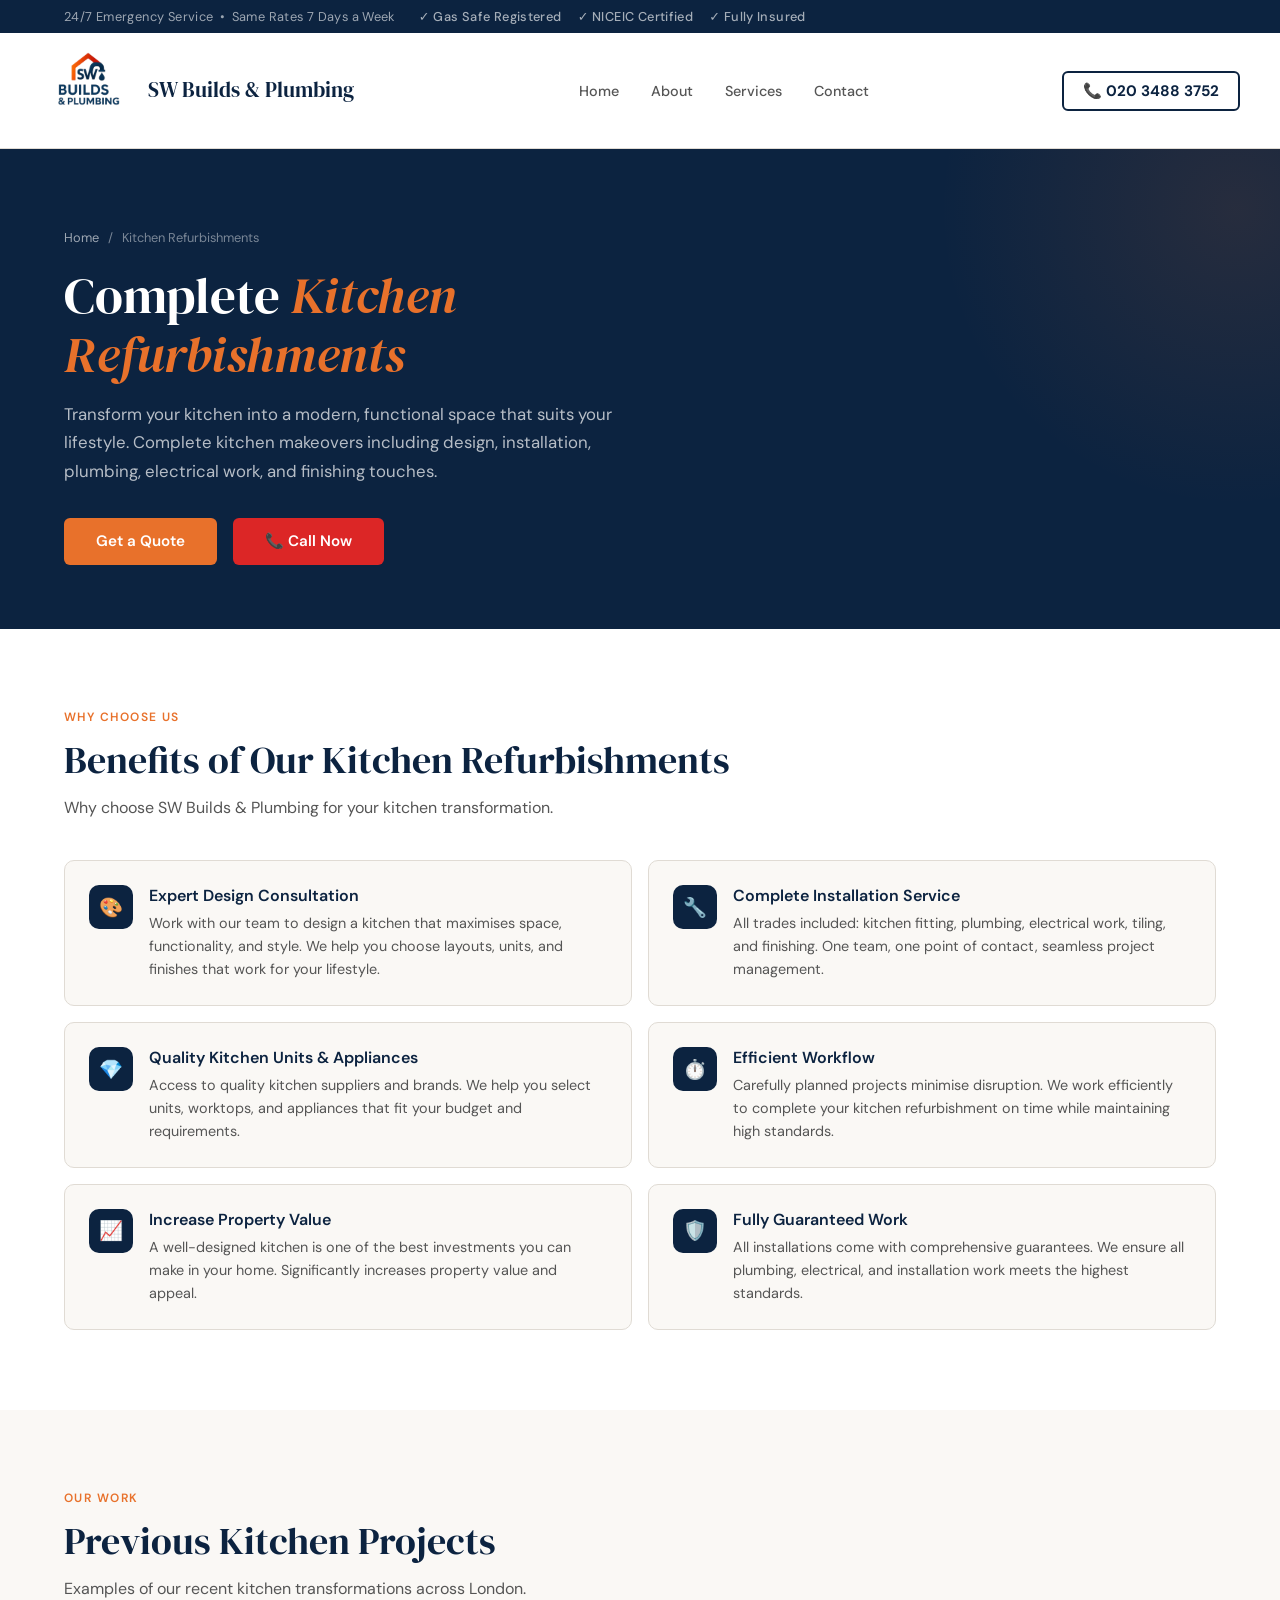
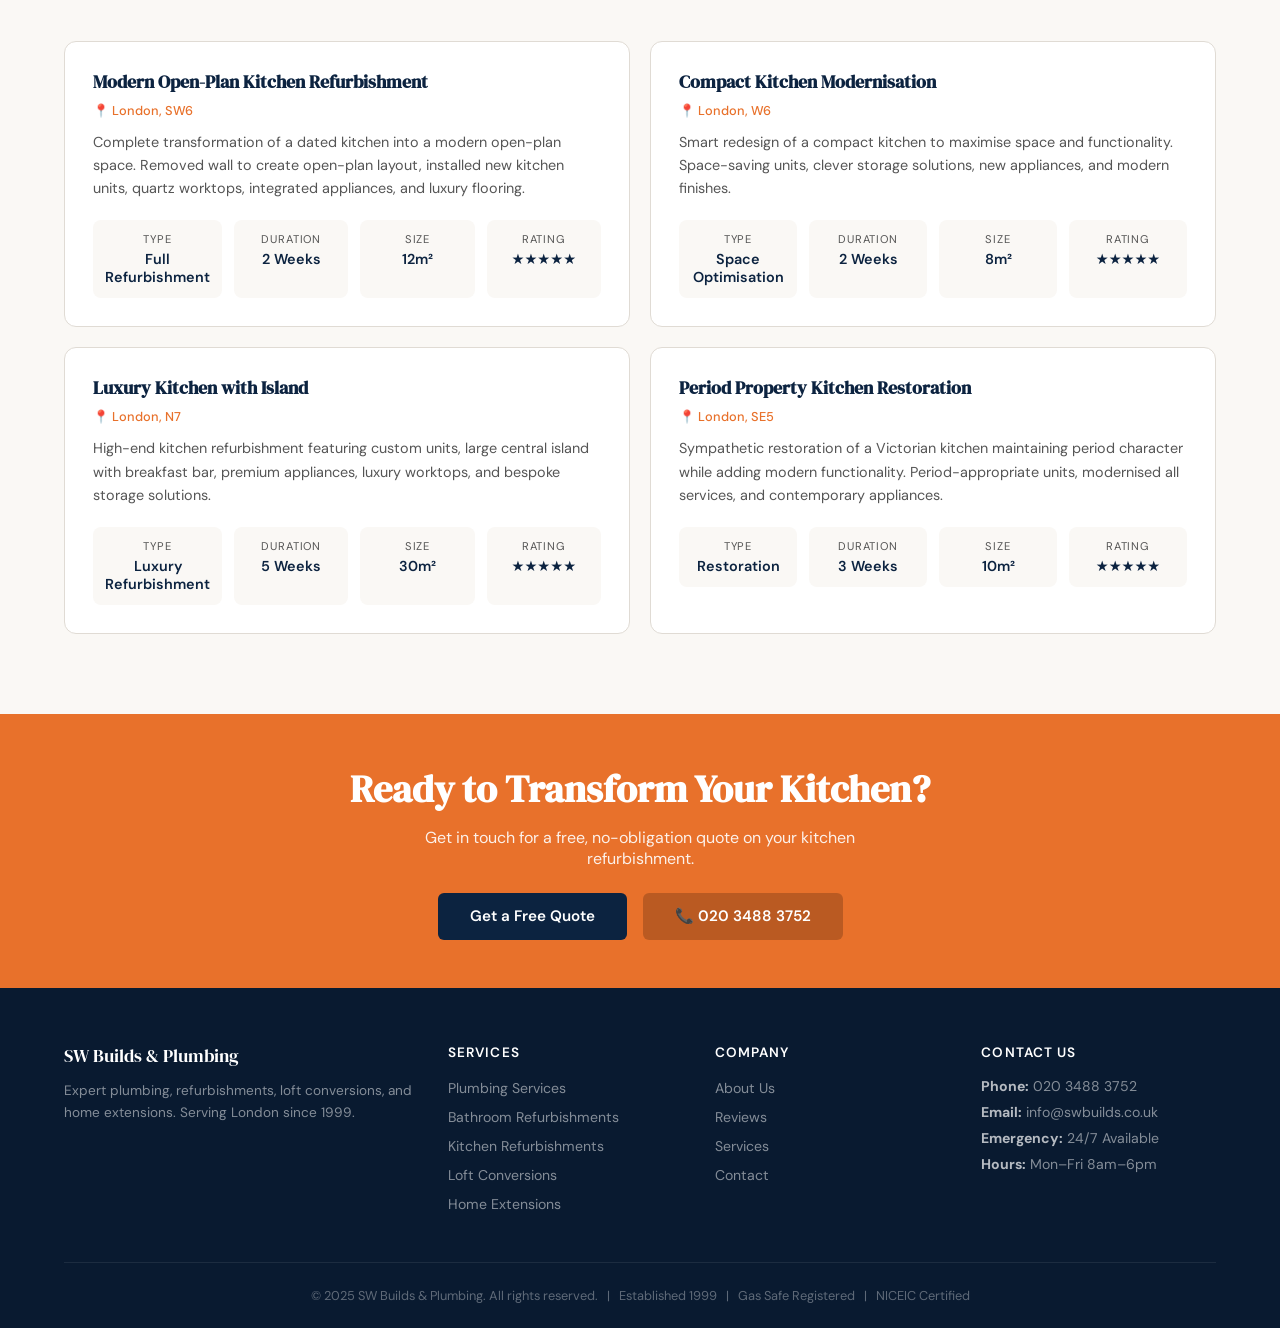
<file: kitchen-refurb.html>
<!DOCTYPE html>
<html lang="en">
<head>
  <meta charset="UTF-8" />
  <title>Kitchen Refurbishments — SW Builds & Plumbing</title>
  <meta name="description" content="Complete kitchen refurbishments from design to installation. Transform your kitchen into a modern, functional space with expert craftsmanship." />
  <meta name="viewport" content="width=device-width, initial-scale=1.0" />
  <link rel="preconnect" href="https://fonts.googleapis.com" />
  <link rel="preconnect" href="https://fonts.gstatic.com" crossorigin />
  <link href="https://fonts.googleapis.com/css2?family=DM+Serif+Display:ital@0;1&family=DM+Sans:ital,opsz,wght@0,9..40,300..800;1,9..40,300..800&display=swap" rel="stylesheet" />
  <style>
    :root{--navy:#0c2340;--navy-light:#163a5f;--orange:#e8712b;--orange-hover:#d4621f;--red:#dc2626;--red-hover:#b91c1c;--cream:#faf8f5;--warm-gray:#f1ede8;--text:#1a1a1a;--text-secondary:#555;--border:#e0dbd4;--white:#fff;--font-display:'DM Serif Display',Georgia,serif;--font-body:'DM Sans',system-ui,sans-serif}*{box-sizing:border-box;margin:0;padding:0}body{font-family:var(--font-body);background:var(--cream);color:var(--text);-webkit-font-smoothing:antialiased}a{text-decoration:none;color:inherit}img{max-width:100%;display:block}.container{max-width:1200px;margin:0 auto;padding:0 1.5rem}
    .top-bar{background:var(--navy);color:rgba(255,255,255,.85);font-size:.8rem;padding:.5rem 0;letter-spacing:.03em}.top-bar-inner{display:flex;justify-content:space-between;align-items:center;flex-wrap:wrap;gap:.5rem}.top-bar-left{display:flex;align-items:center;gap:1.5rem}.top-bar-left span{opacity:.7}.top-bar-badges{display:none;gap:1rem;font-weight:500;color:rgba(255,255,255,.9)}.top-bar-badges span{display:flex;align-items:center;gap:.35rem}.emergency-btn{font-size:.85rem;font-weight:700;background:var(--red);padding:.45rem 1rem;border-radius:6px;display:inline-flex;align-items:center;gap:.5rem;white-space:nowrap;color:#fff;transition:background .2s,transform .2s}.emergency-btn:hover{background:var(--red-hover);transform:scale(1.03)}
    header{background:var(--white);border-bottom:1px solid var(--border);position:sticky;top:0;z-index:100}.header-inner{display:flex;justify-content:space-between;align-items:center;padding:.6rem 0}.logo{display:flex;align-items:center;gap:.75rem}.logo img{height:4.5rem;width:auto;object-fit:contain}.logo-text{font-family:var(--font-display);font-size:1.15rem;color:var(--navy);line-height:1.2}.logo-text small{display:block;font-family:var(--font-body);font-size:.65rem;font-weight:400;color:var(--text-secondary);letter-spacing:.08em;text-transform:uppercase;margin-top:2px}nav{display:none}nav a{margin-left:2rem;font-size:.9rem;font-weight:500;color:var(--text-secondary);transition:color .2s;position:relative}nav a::after{content:'';position:absolute;bottom:-4px;left:0;width:0;height:2px;background:var(--orange);transition:width .3s}nav a:hover{color:var(--navy)}nav a:hover::after{width:100%}.header-phone{display:none;align-items:center;gap:.5rem;font-weight:700;font-size:.95rem;color:var(--navy);padding:.5rem 1.2rem;border:2px solid var(--navy);border-radius:6px;transition:all .2s}.header-phone:hover{background:var(--navy);color:#fff}.mobile-toggle{display:flex;flex-direction:column;gap:5px;background:none;border:none;cursor:pointer;padding:4px}.mobile-toggle span{width:24px;height:2px;background:var(--navy);border-radius:2px}.mobile-nav{display:none;flex-direction:column;padding:1rem 0 1.5rem;border-top:1px solid var(--border)}.mobile-nav.active{display:flex}.mobile-nav a{padding:.75rem 0;color:var(--text);font-size:1rem;font-weight:500;border-bottom:1px solid var(--border)}.mobile-nav a:last-child{border-bottom:none}
    .hero{background:var(--navy);color:#fff;padding:3.5rem 0 3rem;position:relative;overflow:hidden}.hero::before{content:'';position:absolute;top:-50%;right:-20%;width:600px;height:600px;background:radial-gradient(circle,rgba(232,113,43,.12) 0%,transparent 70%);pointer-events:none}.hero-inner{position:relative;z-index:1}.hero-breadcrumb{font-size:.8rem;color:rgba(255,255,255,.45);margin-bottom:1.25rem}.hero-breadcrumb a{color:rgba(255,255,255,.6);transition:color .2s}.hero-breadcrumb a:hover{color:var(--orange)}.hero h1{font-family:var(--font-display);font-size:2.5rem;font-weight:400;line-height:1.15;margin-bottom:1rem;max-width:700px}.hero h1 em{font-style:italic;color:var(--orange)}.hero-text{font-size:1.05rem;color:rgba(255,255,255,.7);line-height:1.7;margin-bottom:2rem;max-width:580px}.hero-actions{display:flex;gap:1rem;flex-wrap:wrap}.btn{display:inline-flex;align-items:center;gap:.5rem;font-family:var(--font-body);font-size:.95rem;font-weight:600;padding:.85rem 2rem;border-radius:6px;border:none;cursor:pointer;transition:all .25s;text-decoration:none}.btn-orange{background:var(--orange);color:#fff}.btn-orange:hover{background:var(--orange-hover);transform:translateY(-1px);box-shadow:0 6px 20px rgba(232,113,43,.35)}.btn-red{background:var(--red);color:#fff}.btn-red:hover{background:var(--red-hover);transform:translateY(-1px);box-shadow:0 6px 20px rgba(220,38,38,.35)}
    .section{padding:4rem 0}.section-header{margin-bottom:2.5rem}.section-label{font-size:.75rem;font-weight:600;text-transform:uppercase;letter-spacing:.12em;color:var(--orange);margin-bottom:.75rem}.section-header h2{font-family:var(--font-display);font-size:2rem;font-weight:400;line-height:1.2;color:var(--navy);margin-bottom:.75rem}.section-header p{font-size:1rem;color:var(--text-secondary);line-height:1.6;max-width:600px}
    .benefits-section{background:var(--white)}.benefits-grid{display:grid;grid-template-columns:1fr;gap:1rem}.benefit-card{display:flex;gap:1rem;align-items:flex-start;padding:1.5rem;background:var(--cream);border-radius:10px;border:1px solid var(--border)}.benefit-icon{width:44px;height:44px;border-radius:10px;background:var(--navy);color:#fff;display:flex;align-items:center;justify-content:center;font-size:1.2rem;flex-shrink:0}.benefit-card h3{font-size:1rem;font-weight:600;color:var(--navy);margin-bottom:.35rem}.benefit-card p{font-size:.9rem;color:var(--text-secondary);line-height:1.6}
    .projects-section{background:var(--cream)}.projects-grid{display:grid;grid-template-columns:1fr;gap:1.25rem}.project-card{background:var(--white);border-radius:12px;padding:1.75rem;border:1px solid var(--border);transition:all .3s}.project-card:hover{transform:translateY(-2px);box-shadow:0 8px 30px rgba(12,35,64,.07)}.project-card h3{font-family:var(--font-display);font-size:1.1rem;color:var(--navy);margin-bottom:.5rem}.project-location{font-size:.8rem;color:var(--orange);font-weight:500;margin-bottom:.75rem}.project-description{font-size:.9rem;color:var(--text-secondary);line-height:1.6;margin-bottom:1.25rem}.project-details{display:grid;grid-template-columns:repeat(2,1fr);gap:.75rem}.project-detail-item{padding:.75rem;background:var(--cream);border-radius:8px;text-align:center}.project-detail-label{font-size:.7rem;text-transform:uppercase;letter-spacing:.08em;color:var(--text-secondary);margin-bottom:.25rem}.project-detail-value{font-size:.9rem;font-weight:600;color:var(--navy)}
    .cta-band{background:var(--orange);padding:3rem 0;text-align:center;color:#fff}.cta-band h2{font-family:var(--font-display);font-size:2rem;margin-bottom:.75rem}.cta-band p{font-size:1rem;opacity:.9;margin-bottom:1.5rem;max-width:500px;margin-left:auto;margin-right:auto}.btn-dark{background:var(--navy);color:#fff}.btn-dark:hover{background:var(--navy-light);transform:translateY(-1px);box-shadow:0 6px 20px rgba(12,35,64,.3)}
    footer{background:#091a30;color:rgba(255,255,255,.7);padding:3.5rem 0 1.5rem}.footer-grid{display:grid;grid-template-columns:1fr;gap:2rem;margin-bottom:2.5rem}.footer-brand p{font-size:.85rem;line-height:1.6;margin-top:.75rem;color:rgba(255,255,255,.5)}.footer-col h4{font-size:.85rem;font-weight:600;text-transform:uppercase;letter-spacing:.08em;color:#fff;margin-bottom:1rem}.footer-col ul{list-style:none}.footer-col li{margin-bottom:.5rem}.footer-col a{font-size:.88rem;color:rgba(255,255,255,.5);transition:color .2s}.footer-col a:hover{color:var(--orange)}.footer-col li:not(:has(a)){font-size:.88rem;color:rgba(255,255,255,.5)}.footer-bottom{border-top:1px solid rgba(255,255,255,.08);padding-top:1.5rem;text-align:center;font-size:.8rem;color:rgba(255,255,255,.35)}
    @media(min-width:768px){.top-bar-badges{display:flex}nav{display:block}.mobile-toggle{display:none}.header-phone{display:flex}.logo img{height:6rem}.logo-text{font-size:1.3rem}.hero{padding:5rem 0 4rem}.hero h1{font-size:3.2rem}.benefits-grid{grid-template-columns:repeat(2,1fr)}.projects-grid{grid-template-columns:repeat(2,1fr)}.project-details{grid-template-columns:repeat(4,1fr)}.footer-grid{grid-template-columns:1.5fr 1fr 1fr 1fr}.section{padding:5rem 0}.section-header h2{font-size:2.4rem}.cta-band h2{font-size:2.4rem}}
    .fade-up{opacity:0;transform:translateY(24px);transition:opacity .6s ease,transform .6s ease}.fade-up.visible{opacity:1;transform:translateY(0)}
  </style>
</head>
<body>
  <div class="top-bar"><div class="container top-bar-inner"><div class="top-bar-left"><span>24/7 Emergency Service&ensp;•&ensp;Same Rates 7 Days a Week</span><div class="top-bar-badges"><span>✓ Gas Safe Registered</span><span>✓ NICEIC Certified</span><span>✓ Fully Insured</span></div></div></div></div>
  <header><div class="container header-inner"><a href="index.html" class="logo"><img src="logo.png" alt="SW Builds &amp; Plumbing" /><div class="logo-text">SW Builds &amp; Plumbing</div></a><nav><a href="index.html">Home</a><a href="index.html#about">About</a><a href="index.html#services">Services</a><a href="index.html#contact">Contact</a></nav><a href="tel:02034883752" class="header-phone">📞 020 3488 3752</a><button class="mobile-toggle" id="mobileMenuToggle" aria-label="Menu"><span></span><span></span><span></span></button></div><div class="container"><nav class="mobile-nav" id="mobileNav"><a href="index.html">Home</a><a href="index.html#about">About</a><a href="index.html#services">Services</a><a href="index.html#contact">Contact</a><a href="tel:02034883752" style="color:var(--red);font-weight:700;">📞 020 3488 3752</a></nav></div></header>

  <section class="hero"><div class="container hero-inner">
    <div class="hero-breadcrumb"><a href="index.html">Home</a> &ensp;/&ensp; Kitchen Refurbishments</div>
    <h1>Complete <em>Kitchen Refurbishments</em></h1>
    <p class="hero-text">Transform your kitchen into a modern, functional space that suits your lifestyle. Complete kitchen makeovers including design, installation, plumbing, electrical work, and finishing touches.</p>
    <div class="hero-actions"><a href="index.html#contact" class="btn btn-orange">Get a Quote</a><a href="tel:02034883752" class="btn btn-red">📞 Call Now</a></div>
  </div></section>

  <section class="section benefits-section"><div class="container">
    <div class="section-header fade-up"><div class="section-label">Why Choose Us</div><h2>Benefits of Our Kitchen Refurbishments</h2><p>Why choose SW Builds &amp; Plumbing for your kitchen transformation.</p></div>
    <div class="benefits-grid">
      <div class="benefit-card fade-up"><div class="benefit-icon">🎨</div><div><h3>Expert Design Consultation</h3><p>Work with our team to design a kitchen that maximises space, functionality, and style. We help you choose layouts, units, and finishes that work for your lifestyle.</p></div></div>
      <div class="benefit-card fade-up"><div class="benefit-icon">🔧</div><div><h3>Complete Installation Service</h3><p>All trades included: kitchen fitting, plumbing, electrical work, tiling, and finishing. One team, one point of contact, seamless project management.</p></div></div>
      <div class="benefit-card fade-up"><div class="benefit-icon">💎</div><div><h3>Quality Kitchen Units &amp; Appliances</h3><p>Access to quality kitchen suppliers and brands. We help you select units, worktops, and appliances that fit your budget and requirements.</p></div></div>
      <div class="benefit-card fade-up"><div class="benefit-icon">⏱️</div><div><h3>Efficient Workflow</h3><p>Carefully planned projects minimise disruption. We work efficiently to complete your kitchen refurbishment on time while maintaining high standards.</p></div></div>
      <div class="benefit-card fade-up"><div class="benefit-icon">📈</div><div><h3>Increase Property Value</h3><p>A well-designed kitchen is one of the best investments you can make in your home. Significantly increases property value and appeal.</p></div></div>
      <div class="benefit-card fade-up"><div class="benefit-icon">🛡️</div><div><h3>Fully Guaranteed Work</h3><p>All installations come with comprehensive guarantees. We ensure all plumbing, electrical, and installation work meets the highest standards.</p></div></div>
    </div>
  </div></section>

  <section class="section projects-section"><div class="container">
    <div class="section-header fade-up"><div class="section-label">Our Work</div><h2>Previous Kitchen Projects</h2><p>Examples of our recent kitchen transformations across London.</p></div>
    <div class="projects-grid">
      <div class="project-card fade-up"><h3>Modern Open-Plan Kitchen Refurbishment</h3><div class="project-location">📍 London, SW6</div><p class="project-description">Complete transformation of a dated kitchen into a modern open-plan space. Removed wall to create open-plan layout, installed new kitchen units, quartz worktops, integrated appliances, and luxury flooring.</p><div class="project-details"><div class="project-detail-item"><div class="project-detail-label">Type</div><div class="project-detail-value">Full Refurbishment</div></div><div class="project-detail-item"><div class="project-detail-label">Duration</div><div class="project-detail-value">2 Weeks</div></div><div class="project-detail-item"><div class="project-detail-label">Size</div><div class="project-detail-value">12m²</div></div><div class="project-detail-item"><div class="project-detail-label">Rating</div><div class="project-detail-value">★★★★★</div></div></div></div>
      <div class="project-card fade-up"><h3>Compact Kitchen Modernisation</h3><div class="project-location">📍 London, W6</div><p class="project-description">Smart redesign of a compact kitchen to maximise space and functionality. Space-saving units, clever storage solutions, new appliances, and modern finishes.</p><div class="project-details"><div class="project-detail-item"><div class="project-detail-label">Type</div><div class="project-detail-value">Space Optimisation</div></div><div class="project-detail-item"><div class="project-detail-label">Duration</div><div class="project-detail-value">2 Weeks</div></div><div class="project-detail-item"><div class="project-detail-label">Size</div><div class="project-detail-value">8m²</div></div><div class="project-detail-item"><div class="project-detail-label">Rating</div><div class="project-detail-value">★★★★★</div></div></div></div>
      <div class="project-card fade-up"><h3>Luxury Kitchen with Island</h3><div class="project-location">📍 London, N7</div><p class="project-description">High-end kitchen refurbishment featuring custom units, large central island with breakfast bar, premium appliances, luxury worktops, and bespoke storage solutions.</p><div class="project-details"><div class="project-detail-item"><div class="project-detail-label">Type</div><div class="project-detail-value">Luxury Refurbishment</div></div><div class="project-detail-item"><div class="project-detail-label">Duration</div><div class="project-detail-value">5 Weeks</div></div><div class="project-detail-item"><div class="project-detail-label">Size</div><div class="project-detail-value">30m²</div></div><div class="project-detail-item"><div class="project-detail-label">Rating</div><div class="project-detail-value">★★★★★</div></div></div></div>
      <div class="project-card fade-up"><h3>Period Property Kitchen Restoration</h3><div class="project-location">📍 London, SE5</div><p class="project-description">Sympathetic restoration of a Victorian kitchen maintaining period character while adding modern functionality. Period-appropriate units, modernised all services, and contemporary appliances.</p><div class="project-details"><div class="project-detail-item"><div class="project-detail-label">Type</div><div class="project-detail-value">Restoration</div></div><div class="project-detail-item"><div class="project-detail-label">Duration</div><div class="project-detail-value">3 Weeks</div></div><div class="project-detail-item"><div class="project-detail-label">Size</div><div class="project-detail-value">10m²</div></div><div class="project-detail-item"><div class="project-detail-label">Rating</div><div class="project-detail-value">★★★★★</div></div></div></div>
    </div>
  </div></section>

  <section class="cta-band"><div class="container"><h2>Ready to Transform Your Kitchen?</h2><p>Get in touch for a free, no-obligation quote on your kitchen refurbishment.</p><div style="display:flex;gap:1rem;justify-content:center;flex-wrap:wrap;"><a href="index.html#contact" class="btn btn-dark">Get a Free Quote</a><a href="tel:02034883752" class="btn" style="background:rgba(0,0,0,.2);color:#fff">📞 020 3488 3752</a></div></div></section>

  <footer id="contact"><div class="container"><div class="footer-grid"><div class="footer-brand"><div style="font-family:var(--font-display);color:#fff;font-size:1.1rem">SW Builds &amp; Plumbing</div><p>Expert plumbing, refurbishments, loft conversions, and home extensions. Serving London since 1999.</p></div><div class="footer-col"><h4>Services</h4><ul><li><a href="plumbing-services.html">Plumbing Services</a></li><li><a href="bathroom-refurb.html">Bathroom Refurbishments</a></li><li><a href="kitchen-refurb.html">Kitchen Refurbishments</a></li><li><a href="loft-conversions.html">Loft Conversions</a></li><li><a href="home-extensions.html">Home Extensions</a></li></ul></div><div class="footer-col"><h4>Company</h4><ul><li><a href="index.html#about">About Us</a></li><li><a href="index.html#projects">Reviews</a></li><li><a href="index.html#services">Services</a></li><li><a href="index.html#contact">Contact</a></li></ul></div><div class="footer-col"><h4>Contact Us</h4><ul><li><strong style="color:rgba(255,255,255,.7)">Phone:</strong> 020 3488 3752</li><li><strong style="color:rgba(255,255,255,.7)">Email:</strong> info@swbuilds.co.uk</li><li><strong style="color:rgba(255,255,255,.7)">Emergency:</strong> 24/7 Available</li><li><strong style="color:rgba(255,255,255,.7)">Hours:</strong> Mon–Fri 8am–6pm</li></ul></div></div><div class="footer-bottom">&copy; 2025 SW Builds &amp; Plumbing. All rights reserved. &ensp;|&ensp; Established 1999 &ensp;|&ensp; Gas Safe Registered &ensp;|&ensp; NICEIC Certified</div></div></footer>
  <script>const toggle=document.getElementById('mobileMenuToggle'),mobileNav=document.getElementById('mobileNav');if(toggle&&mobileNav)toggle.addEventListener('click',()=>mobileNav.classList.toggle('active'));document.querySelectorAll('a[href^="#"]').forEach(a=>{a.addEventListener('click',function(e){e.preventDefault();const t=document.querySelector(this.getAttribute('href'));if(t)t.scrollIntoView({behavior:'smooth',block:'start'});if(mobileNav)mobileNav.classList.remove('active')})});const observer=new IntersectionObserver(entries=>{entries.forEach((entry,i)=>{if(entry.isIntersecting){setTimeout(()=>entry.target.classList.add('visible'),i*80);observer.unobserve(entry.target)}})},{threshold:.1});document.querySelectorAll('.fade-up').forEach(el=>observer.observe(el));</script>
</body>
</html>
</file>
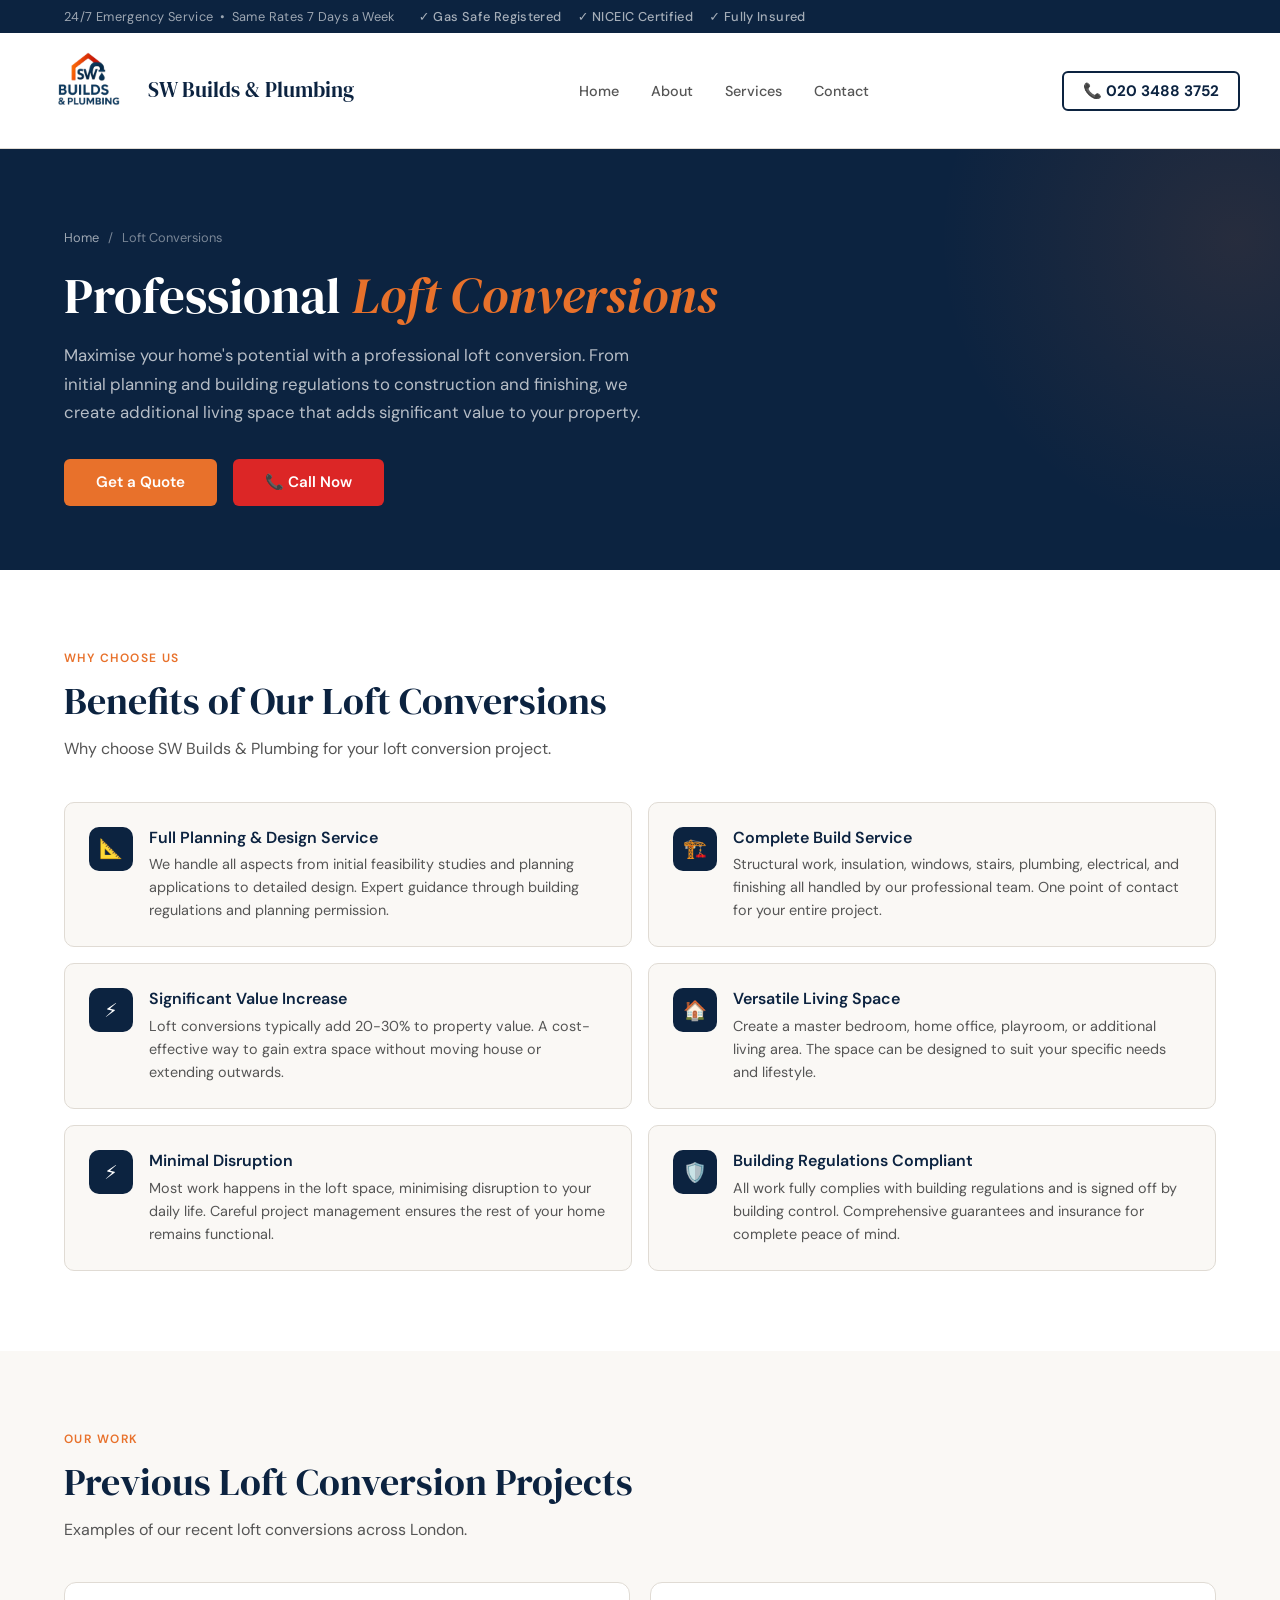
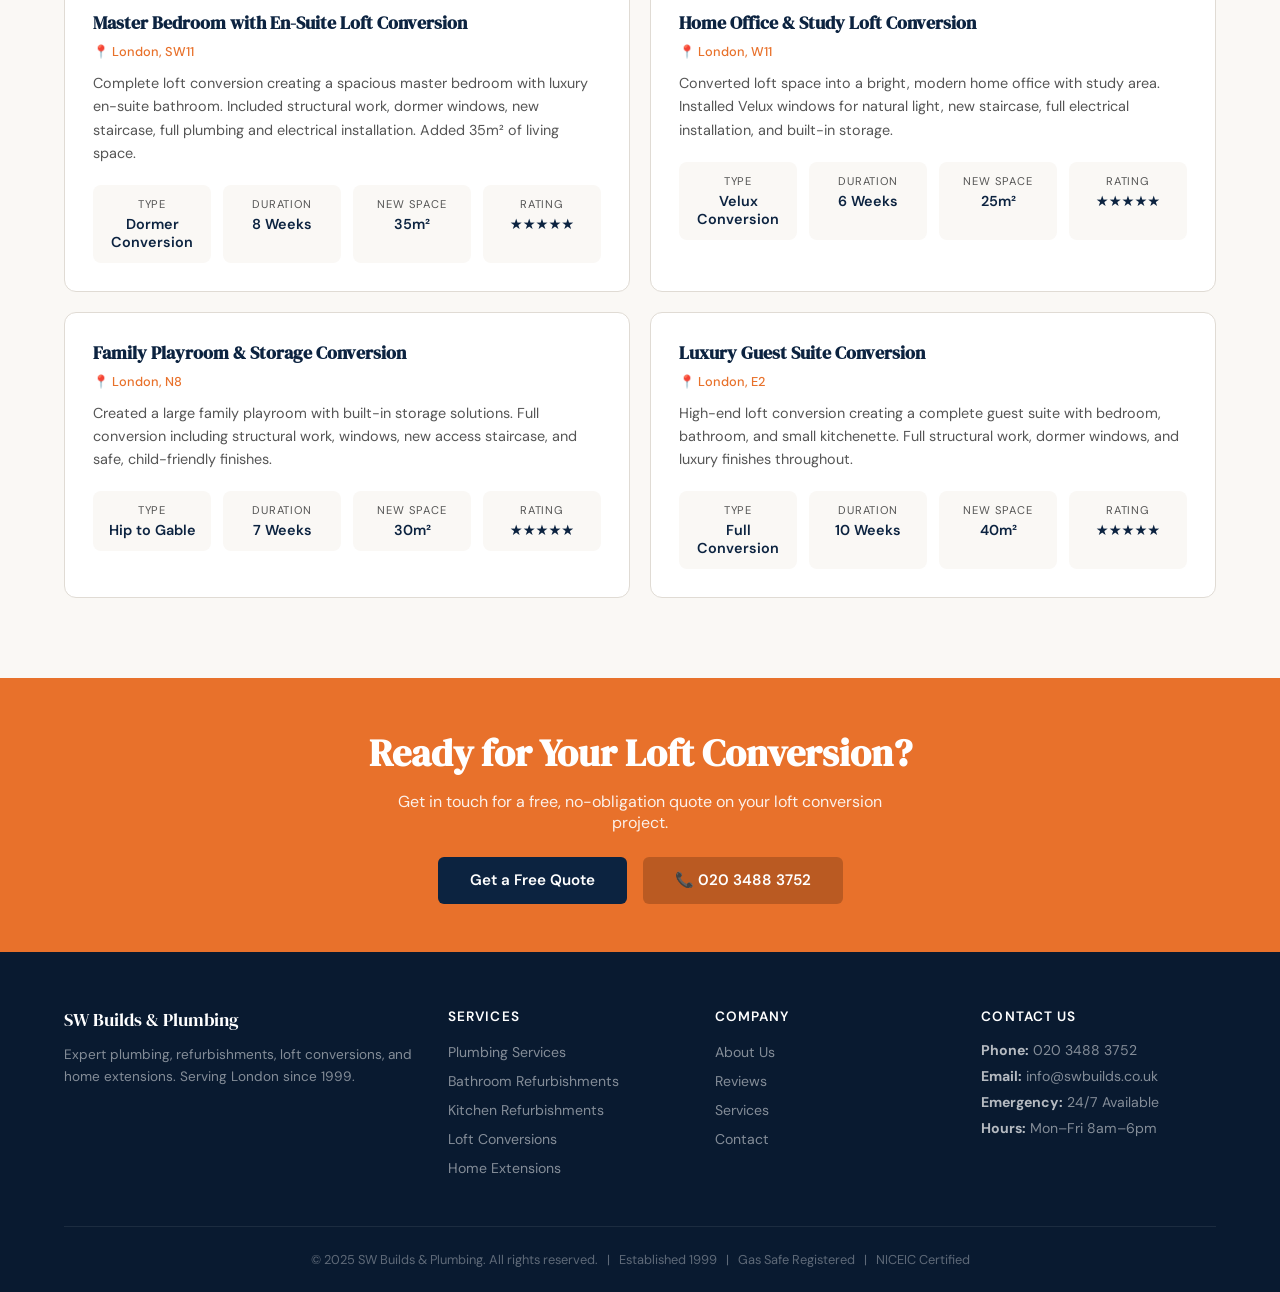
<file: loft-conversions.html>
<!DOCTYPE html>
<html lang="en">
<head>
  <meta charset="UTF-8" />
  <title>Loft Conversions — SW Builds & Plumbing</title>
  <meta name="description" content="Professional loft conversions to maximise your home's potential. From planning to completion, create additional living space that adds value." />
  <meta name="viewport" content="width=device-width, initial-scale=1.0" />
  <link rel="preconnect" href="https://fonts.googleapis.com" />
  <link rel="preconnect" href="https://fonts.gstatic.com" crossorigin />
  <link href="https://fonts.googleapis.com/css2?family=DM+Serif+Display:ital@0;1&family=DM+Sans:ital,opsz,wght@0,9..40,300..800;1,9..40,300..800&display=swap" rel="stylesheet" />
  <style>
    :root{--navy:#0c2340;--navy-light:#163a5f;--orange:#e8712b;--orange-hover:#d4621f;--red:#dc2626;--red-hover:#b91c1c;--cream:#faf8f5;--warm-gray:#f1ede8;--text:#1a1a1a;--text-secondary:#555;--border:#e0dbd4;--white:#fff;--font-display:'DM Serif Display',Georgia,serif;--font-body:'DM Sans',system-ui,sans-serif}*{box-sizing:border-box;margin:0;padding:0}body{font-family:var(--font-body);background:var(--cream);color:var(--text);-webkit-font-smoothing:antialiased}a{text-decoration:none;color:inherit}img{max-width:100%;display:block}.container{max-width:1200px;margin:0 auto;padding:0 1.5rem}
    .top-bar{background:var(--navy);color:rgba(255,255,255,.85);font-size:.8rem;padding:.5rem 0;letter-spacing:.03em}.top-bar-inner{display:flex;justify-content:space-between;align-items:center;flex-wrap:wrap;gap:.5rem}.top-bar-left{display:flex;align-items:center;gap:1.5rem}.top-bar-left span{opacity:.7}.top-bar-badges{display:none;gap:1rem;font-weight:500;color:rgba(255,255,255,.9)}.top-bar-badges span{display:flex;align-items:center;gap:.35rem}.emergency-btn{font-size:.85rem;font-weight:700;background:var(--red);padding:.45rem 1rem;border-radius:6px;display:inline-flex;align-items:center;gap:.5rem;white-space:nowrap;color:#fff;transition:background .2s,transform .2s}.emergency-btn:hover{background:var(--red-hover);transform:scale(1.03)}
    header{background:var(--white);border-bottom:1px solid var(--border);position:sticky;top:0;z-index:100}.header-inner{display:flex;justify-content:space-between;align-items:center;padding:.6rem 0}.logo{display:flex;align-items:center;gap:.75rem}.logo img{height:4.5rem;width:auto;object-fit:contain}.logo-text{font-family:var(--font-display);font-size:1.15rem;color:var(--navy);line-height:1.2}.logo-text small{display:block;font-family:var(--font-body);font-size:.65rem;font-weight:400;color:var(--text-secondary);letter-spacing:.08em;text-transform:uppercase;margin-top:2px}nav{display:none}nav a{margin-left:2rem;font-size:.9rem;font-weight:500;color:var(--text-secondary);transition:color .2s;position:relative}nav a::after{content:'';position:absolute;bottom:-4px;left:0;width:0;height:2px;background:var(--orange);transition:width .3s}nav a:hover{color:var(--navy)}nav a:hover::after{width:100%}.header-phone{display:none;align-items:center;gap:.5rem;font-weight:700;font-size:.95rem;color:var(--navy);padding:.5rem 1.2rem;border:2px solid var(--navy);border-radius:6px;transition:all .2s}.header-phone:hover{background:var(--navy);color:#fff}.mobile-toggle{display:flex;flex-direction:column;gap:5px;background:none;border:none;cursor:pointer;padding:4px}.mobile-toggle span{width:24px;height:2px;background:var(--navy);border-radius:2px}.mobile-nav{display:none;flex-direction:column;padding:1rem 0 1.5rem;border-top:1px solid var(--border)}.mobile-nav.active{display:flex}.mobile-nav a{padding:.75rem 0;color:var(--text);font-size:1rem;font-weight:500;border-bottom:1px solid var(--border)}.mobile-nav a:last-child{border-bottom:none}
    .hero{background:var(--navy);color:#fff;padding:3.5rem 0 3rem;position:relative;overflow:hidden}.hero::before{content:'';position:absolute;top:-50%;right:-20%;width:600px;height:600px;background:radial-gradient(circle,rgba(232,113,43,.12) 0%,transparent 70%);pointer-events:none}.hero-inner{position:relative;z-index:1}.hero-breadcrumb{font-size:.8rem;color:rgba(255,255,255,.45);margin-bottom:1.25rem}.hero-breadcrumb a{color:rgba(255,255,255,.6);transition:color .2s}.hero-breadcrumb a:hover{color:var(--orange)}.hero h1{font-family:var(--font-display);font-size:2.5rem;font-weight:400;line-height:1.15;margin-bottom:1rem;max-width:700px}.hero h1 em{font-style:italic;color:var(--orange)}.hero-text{font-size:1.05rem;color:rgba(255,255,255,.7);line-height:1.7;margin-bottom:2rem;max-width:580px}.hero-actions{display:flex;gap:1rem;flex-wrap:wrap}.btn{display:inline-flex;align-items:center;gap:.5rem;font-family:var(--font-body);font-size:.95rem;font-weight:600;padding:.85rem 2rem;border-radius:6px;border:none;cursor:pointer;transition:all .25s;text-decoration:none}.btn-orange{background:var(--orange);color:#fff}.btn-orange:hover{background:var(--orange-hover);transform:translateY(-1px);box-shadow:0 6px 20px rgba(232,113,43,.35)}.btn-red{background:var(--red);color:#fff}.btn-red:hover{background:var(--red-hover);transform:translateY(-1px);box-shadow:0 6px 20px rgba(220,38,38,.35)}
    .section{padding:4rem 0}.section-header{margin-bottom:2.5rem}.section-label{font-size:.75rem;font-weight:600;text-transform:uppercase;letter-spacing:.12em;color:var(--orange);margin-bottom:.75rem}.section-header h2{font-family:var(--font-display);font-size:2rem;font-weight:400;line-height:1.2;color:var(--navy);margin-bottom:.75rem}.section-header p{font-size:1rem;color:var(--text-secondary);line-height:1.6;max-width:600px}
    .benefits-section{background:var(--white)}.benefits-grid{display:grid;grid-template-columns:1fr;gap:1rem}.benefit-card{display:flex;gap:1rem;align-items:flex-start;padding:1.5rem;background:var(--cream);border-radius:10px;border:1px solid var(--border)}.benefit-icon{width:44px;height:44px;border-radius:10px;background:var(--navy);color:#fff;display:flex;align-items:center;justify-content:center;font-size:1.2rem;flex-shrink:0}.benefit-card h3{font-size:1rem;font-weight:600;color:var(--navy);margin-bottom:.35rem}.benefit-card p{font-size:.9rem;color:var(--text-secondary);line-height:1.6}
    .projects-section{background:var(--cream)}.projects-grid{display:grid;grid-template-columns:1fr;gap:1.25rem}.project-card{background:var(--white);border-radius:12px;padding:1.75rem;border:1px solid var(--border);transition:all .3s}.project-card:hover{transform:translateY(-2px);box-shadow:0 8px 30px rgba(12,35,64,.07)}.project-card h3{font-family:var(--font-display);font-size:1.1rem;color:var(--navy);margin-bottom:.5rem}.project-location{font-size:.8rem;color:var(--orange);font-weight:500;margin-bottom:.75rem}.project-description{font-size:.9rem;color:var(--text-secondary);line-height:1.6;margin-bottom:1.25rem}.project-details{display:grid;grid-template-columns:repeat(2,1fr);gap:.75rem}.project-detail-item{padding:.75rem;background:var(--cream);border-radius:8px;text-align:center}.project-detail-label{font-size:.7rem;text-transform:uppercase;letter-spacing:.08em;color:var(--text-secondary);margin-bottom:.25rem}.project-detail-value{font-size:.9rem;font-weight:600;color:var(--navy)}
    .cta-band{background:var(--orange);padding:3rem 0;text-align:center;color:#fff}.cta-band h2{font-family:var(--font-display);font-size:2rem;margin-bottom:.75rem}.cta-band p{font-size:1rem;opacity:.9;margin-bottom:1.5rem;max-width:500px;margin-left:auto;margin-right:auto}.btn-dark{background:var(--navy);color:#fff}.btn-dark:hover{background:var(--navy-light);transform:translateY(-1px);box-shadow:0 6px 20px rgba(12,35,64,.3)}
    footer{background:#091a30;color:rgba(255,255,255,.7);padding:3.5rem 0 1.5rem}.footer-grid{display:grid;grid-template-columns:1fr;gap:2rem;margin-bottom:2.5rem}.footer-brand p{font-size:.85rem;line-height:1.6;margin-top:.75rem;color:rgba(255,255,255,.5)}.footer-col h4{font-size:.85rem;font-weight:600;text-transform:uppercase;letter-spacing:.08em;color:#fff;margin-bottom:1rem}.footer-col ul{list-style:none}.footer-col li{margin-bottom:.5rem}.footer-col a{font-size:.88rem;color:rgba(255,255,255,.5);transition:color .2s}.footer-col a:hover{color:var(--orange)}.footer-col li:not(:has(a)){font-size:.88rem;color:rgba(255,255,255,.5)}.footer-bottom{border-top:1px solid rgba(255,255,255,.08);padding-top:1.5rem;text-align:center;font-size:.8rem;color:rgba(255,255,255,.35)}
    @media(min-width:768px){.top-bar-badges{display:flex}nav{display:block}.mobile-toggle{display:none}.header-phone{display:flex}.logo img{height:6rem}.logo-text{font-size:1.3rem}.hero{padding:5rem 0 4rem}.hero h1{font-size:3.2rem}.benefits-grid{grid-template-columns:repeat(2,1fr)}.projects-grid{grid-template-columns:repeat(2,1fr)}.project-details{grid-template-columns:repeat(4,1fr)}.footer-grid{grid-template-columns:1.5fr 1fr 1fr 1fr}.section{padding:5rem 0}.section-header h2{font-size:2.4rem}.cta-band h2{font-size:2.4rem}}
    .fade-up{opacity:0;transform:translateY(24px);transition:opacity .6s ease,transform .6s ease}.fade-up.visible{opacity:1;transform:translateY(0)}
  </style>
</head>
<body>
  <div class="top-bar"><div class="container top-bar-inner"><div class="top-bar-left"><span>24/7 Emergency Service&ensp;•&ensp;Same Rates 7 Days a Week</span><div class="top-bar-badges"><span>✓ Gas Safe Registered</span><span>✓ NICEIC Certified</span><span>✓ Fully Insured</span></div></div></div></div>
  <header><div class="container header-inner"><a href="index.html" class="logo"><img src="logo.png" alt="SW Builds &amp; Plumbing" /><div class="logo-text">SW Builds &amp; Plumbing</div></a><nav><a href="index.html">Home</a><a href="index.html#about">About</a><a href="index.html#services">Services</a><a href="index.html#contact">Contact</a></nav><a href="tel:02034883752" class="header-phone">📞 020 3488 3752</a><button class="mobile-toggle" id="mobileMenuToggle" aria-label="Menu"><span></span><span></span><span></span></button></div><div class="container"><nav class="mobile-nav" id="mobileNav"><a href="index.html">Home</a><a href="index.html#about">About</a><a href="index.html#services">Services</a><a href="index.html#contact">Contact</a><a href="tel:02034883752" style="color:var(--red);font-weight:700;">📞 020 3488 3752</a></nav></div></header>

  <section class="hero"><div class="container hero-inner">
    <div class="hero-breadcrumb"><a href="index.html">Home</a> &ensp;/&ensp; Loft Conversions</div>
    <h1>Professional <em>Loft Conversions</em></h1>
    <p class="hero-text">Maximise your home's potential with a professional loft conversion. From initial planning and building regulations to construction and finishing, we create additional living space that adds significant value to your property.</p>
    <div class="hero-actions"><a href="index.html#contact" class="btn btn-orange">Get a Quote</a><a href="tel:02034883752" class="btn btn-red">📞 Call Now</a></div>
  </div></section>

  <section class="section benefits-section"><div class="container">
    <div class="section-header fade-up"><div class="section-label">Why Choose Us</div><h2>Benefits of Our Loft Conversions</h2><p>Why choose SW Builds &amp; Plumbing for your loft conversion project.</p></div>
    <div class="benefits-grid">
      <div class="benefit-card fade-up"><div class="benefit-icon">📐</div><div><h3>Full Planning &amp; Design Service</h3><p>We handle all aspects from initial feasibility studies and planning applications to detailed design. Expert guidance through building regulations and planning permission.</p></div></div>
      <div class="benefit-card fade-up"><div class="benefit-icon">🏗️</div><div><h3>Complete Build Service</h3><p>Structural work, insulation, windows, stairs, plumbing, electrical, and finishing all handled by our professional team. One point of contact for your entire project.</p></div></div>
      <div class="benefit-card fade-up"><div class="benefit-icon">⚡</div><div><h3>Significant Value Increase</h3><p>Loft conversions typically add 20-30% to property value. A cost-effective way to gain extra space without moving house or extending outwards.</p></div></div>
      <div class="benefit-card fade-up"><div class="benefit-icon">🏠</div><div><h3>Versatile Living Space</h3><p>Create a master bedroom, home office, playroom, or additional living area. The space can be designed to suit your specific needs and lifestyle.</p></div></div>
      <div class="benefit-card fade-up"><div class="benefit-icon">⚡</div><div><h3>Minimal Disruption</h3><p>Most work happens in the loft space, minimising disruption to your daily life. Careful project management ensures the rest of your home remains functional.</p></div></div>
      <div class="benefit-card fade-up"><div class="benefit-icon">🛡️</div><div><h3>Building Regulations Compliant</h3><p>All work fully complies with building regulations and is signed off by building control. Comprehensive guarantees and insurance for complete peace of mind.</p></div></div>
    </div>
  </div></section>

  <section class="section projects-section"><div class="container">
    <div class="section-header fade-up"><div class="section-label">Our Work</div><h2>Previous Loft Conversion Projects</h2><p>Examples of our recent loft conversions across London.</p></div>
    <div class="projects-grid">
      <div class="project-card fade-up"><h3>Master Bedroom with En-Suite Loft Conversion</h3><div class="project-location">📍 London, SW11</div><p class="project-description">Complete loft conversion creating a spacious master bedroom with luxury en-suite bathroom. Included structural work, dormer windows, new staircase, full plumbing and electrical installation. Added 35m² of living space.</p><div class="project-details"><div class="project-detail-item"><div class="project-detail-label">Type</div><div class="project-detail-value">Dormer Conversion</div></div><div class="project-detail-item"><div class="project-detail-label">Duration</div><div class="project-detail-value">8 Weeks</div></div><div class="project-detail-item"><div class="project-detail-label">New Space</div><div class="project-detail-value">35m²</div></div><div class="project-detail-item"><div class="project-detail-label">Rating</div><div class="project-detail-value">★★★★★</div></div></div></div>
      <div class="project-card fade-up"><h3>Home Office &amp; Study Loft Conversion</h3><div class="project-location">📍 London, W11</div><p class="project-description">Converted loft space into a bright, modern home office with study area. Installed Velux windows for natural light, new staircase, full electrical installation, and built-in storage.</p><div class="project-details"><div class="project-detail-item"><div class="project-detail-label">Type</div><div class="project-detail-value">Velux Conversion</div></div><div class="project-detail-item"><div class="project-detail-label">Duration</div><div class="project-detail-value">6 Weeks</div></div><div class="project-detail-item"><div class="project-detail-label">New Space</div><div class="project-detail-value">25m²</div></div><div class="project-detail-item"><div class="project-detail-label">Rating</div><div class="project-detail-value">★★★★★</div></div></div></div>
      <div class="project-card fade-up"><h3>Family Playroom &amp; Storage Conversion</h3><div class="project-location">📍 London, N8</div><p class="project-description">Created a large family playroom with built-in storage solutions. Full conversion including structural work, windows, new access staircase, and safe, child-friendly finishes.</p><div class="project-details"><div class="project-detail-item"><div class="project-detail-label">Type</div><div class="project-detail-value">Hip to Gable</div></div><div class="project-detail-item"><div class="project-detail-label">Duration</div><div class="project-detail-value">7 Weeks</div></div><div class="project-detail-item"><div class="project-detail-label">New Space</div><div class="project-detail-value">30m²</div></div><div class="project-detail-item"><div class="project-detail-label">Rating</div><div class="project-detail-value">★★★★★</div></div></div></div>
      <div class="project-card fade-up"><h3>Luxury Guest Suite Conversion</h3><div class="project-location">📍 London, E2</div><p class="project-description">High-end loft conversion creating a complete guest suite with bedroom, bathroom, and small kitchenette. Full structural work, dormer windows, and luxury finishes throughout.</p><div class="project-details"><div class="project-detail-item"><div class="project-detail-label">Type</div><div class="project-detail-value">Full Conversion</div></div><div class="project-detail-item"><div class="project-detail-label">Duration</div><div class="project-detail-value">10 Weeks</div></div><div class="project-detail-item"><div class="project-detail-label">New Space</div><div class="project-detail-value">40m²</div></div><div class="project-detail-item"><div class="project-detail-label">Rating</div><div class="project-detail-value">★★★★★</div></div></div></div>
    </div>
  </div></section>

  <section class="cta-band"><div class="container"><h2>Ready for Your Loft Conversion?</h2><p>Get in touch for a free, no-obligation quote on your loft conversion project.</p><div style="display:flex;gap:1rem;justify-content:center;flex-wrap:wrap;"><a href="index.html#contact" class="btn btn-dark">Get a Free Quote</a><a href="tel:02034883752" class="btn" style="background:rgba(0,0,0,.2);color:#fff">📞 020 3488 3752</a></div></div></section>

  <footer id="contact"><div class="container"><div class="footer-grid"><div class="footer-brand"><div style="font-family:var(--font-display);color:#fff;font-size:1.1rem">SW Builds &amp; Plumbing</div><p>Expert plumbing, refurbishments, loft conversions, and home extensions. Serving London since 1999.</p></div><div class="footer-col"><h4>Services</h4><ul><li><a href="plumbing-services.html">Plumbing Services</a></li><li><a href="bathroom-refurb.html">Bathroom Refurbishments</a></li><li><a href="kitchen-refurb.html">Kitchen Refurbishments</a></li><li><a href="loft-conversions.html">Loft Conversions</a></li><li><a href="home-extensions.html">Home Extensions</a></li></ul></div><div class="footer-col"><h4>Company</h4><ul><li><a href="index.html#about">About Us</a></li><li><a href="index.html#projects">Reviews</a></li><li><a href="index.html#services">Services</a></li><li><a href="index.html#contact">Contact</a></li></ul></div><div class="footer-col"><h4>Contact Us</h4><ul><li><strong style="color:rgba(255,255,255,.7)">Phone:</strong> 020 3488 3752</li><li><strong style="color:rgba(255,255,255,.7)">Email:</strong> info@swbuilds.co.uk</li><li><strong style="color:rgba(255,255,255,.7)">Emergency:</strong> 24/7 Available</li><li><strong style="color:rgba(255,255,255,.7)">Hours:</strong> Mon–Fri 8am–6pm</li></ul></div></div><div class="footer-bottom">&copy; 2025 SW Builds &amp; Plumbing. All rights reserved. &ensp;|&ensp; Established 1999 &ensp;|&ensp; Gas Safe Registered &ensp;|&ensp; NICEIC Certified</div></div></footer>
  <script>const toggle=document.getElementById('mobileMenuToggle'),mobileNav=document.getElementById('mobileNav');if(toggle&&mobileNav)toggle.addEventListener('click',()=>mobileNav.classList.toggle('active'));document.querySelectorAll('a[href^="#"]').forEach(a=>{a.addEventListener('click',function(e){e.preventDefault();const t=document.querySelector(this.getAttribute('href'));if(t)t.scrollIntoView({behavior:'smooth',block:'start'});if(mobileNav)mobileNav.classList.remove('active')})});const observer=new IntersectionObserver(entries=>{entries.forEach((entry,i)=>{if(entry.isIntersecting){setTimeout(()=>entry.target.classList.add('visible'),i*80);observer.unobserve(entry.target)}})},{threshold:.1});document.querySelectorAll('.fade-up').forEach(el=>observer.observe(el));</script>
</body>
</html>
</file>
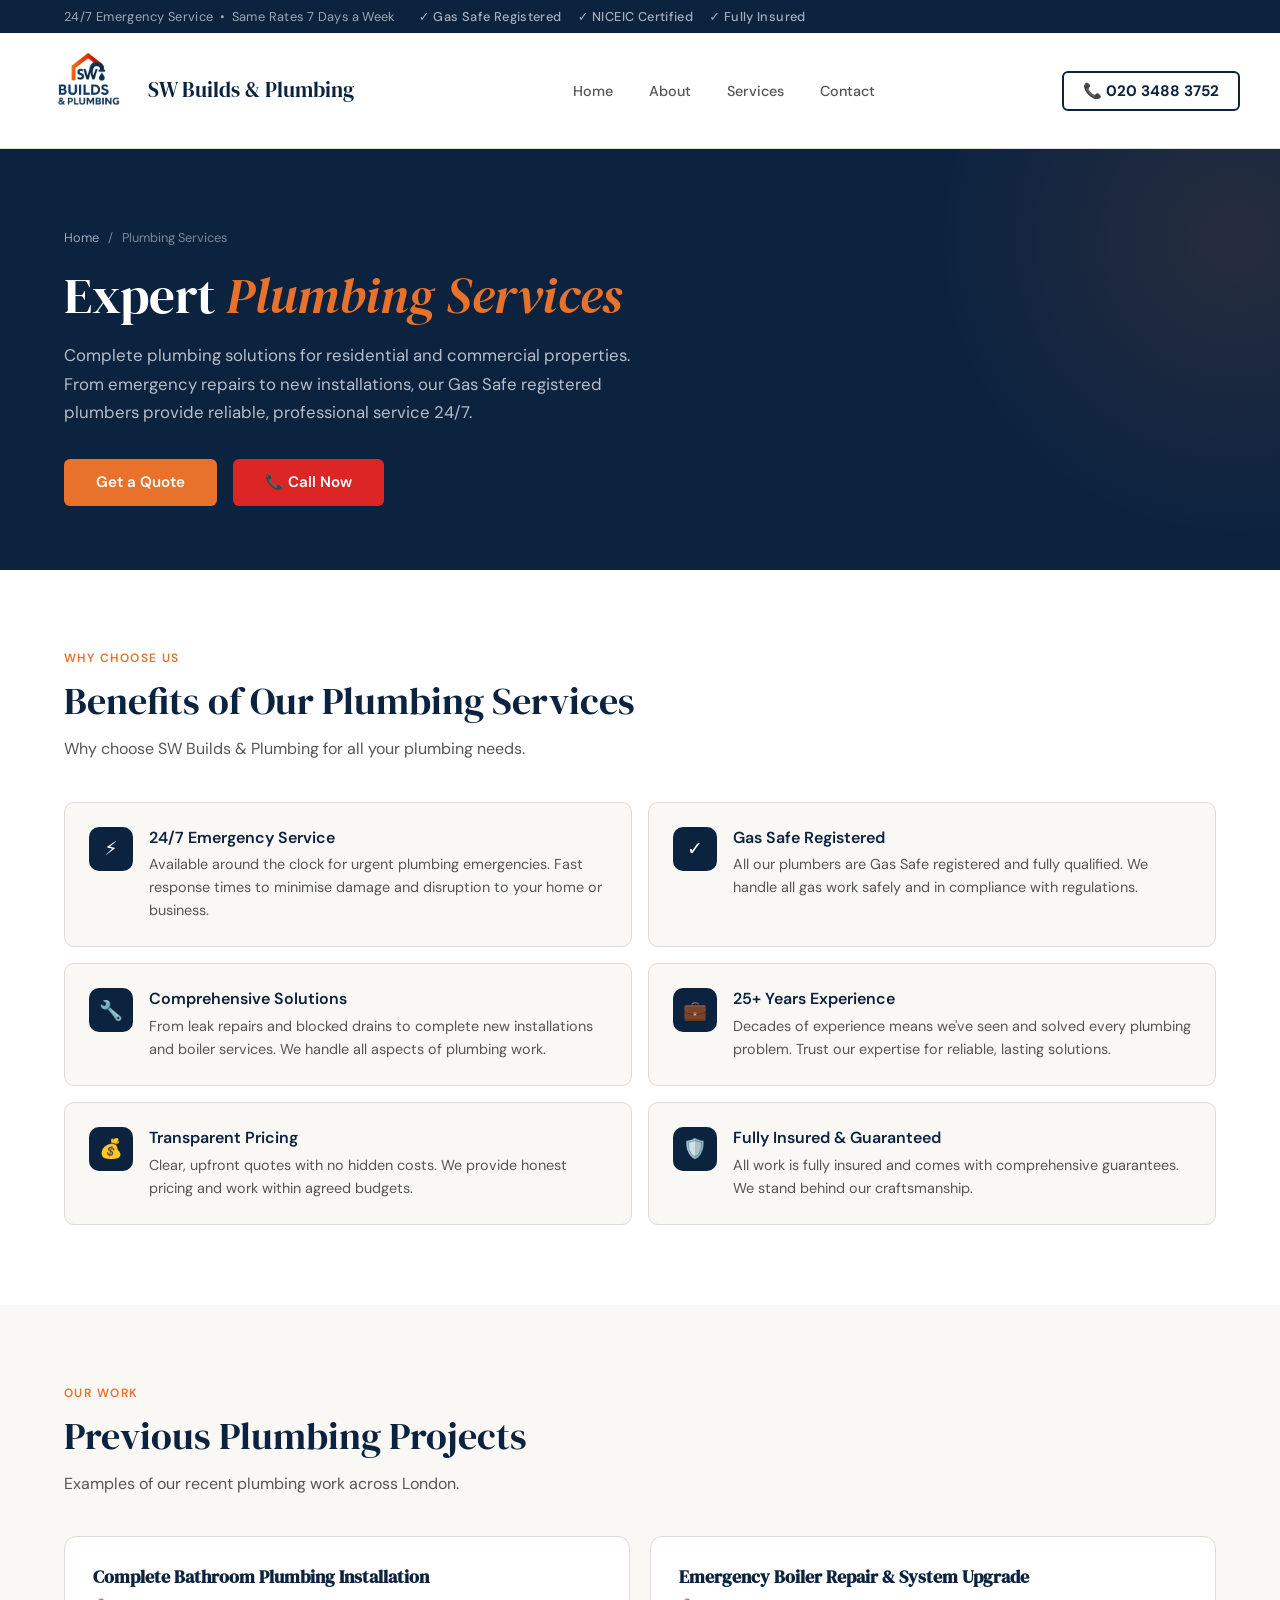
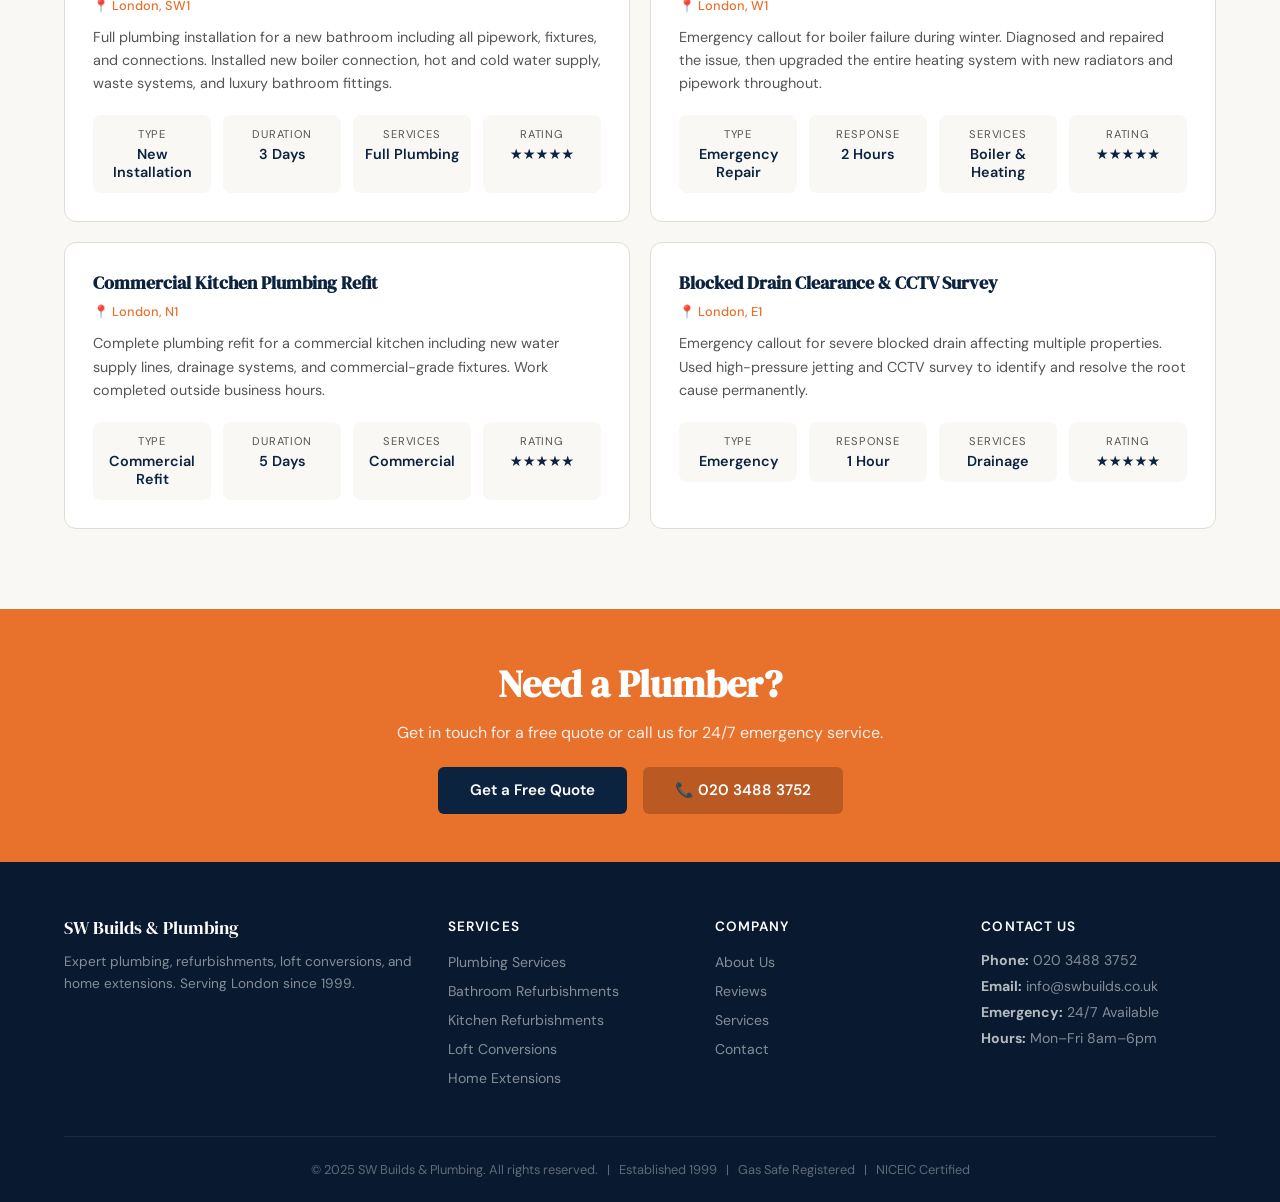
<file: plumbing-services.html>
<!DOCTYPE html>
<html lang="en">
<head>
  <meta charset="UTF-8" />
  <title>Plumbing Services — SW Builds & Plumbing</title>
  <meta name="description" content="Expert plumbing services including installations, repairs, maintenance, and 24/7 emergency callouts. Gas Safe registered plumbers across London." />
  <meta name="viewport" content="width=device-width, initial-scale=1.0" />
  <link rel="preconnect" href="https://fonts.googleapis.com" />
  <link rel="preconnect" href="https://fonts.gstatic.com" crossorigin />
  <link href="https://fonts.googleapis.com/css2?family=DM+Serif+Display:ital@0;1&family=DM+Sans:ital,opsz,wght@0,9..40,300..800;1,9..40,300..800&display=swap" rel="stylesheet" />
  <style>
    :root{--navy:#0c2340;--navy-light:#163a5f;--orange:#e8712b;--orange-hover:#d4621f;--red:#dc2626;--red-hover:#b91c1c;--cream:#faf8f5;--warm-gray:#f1ede8;--text:#1a1a1a;--text-secondary:#555;--border:#e0dbd4;--white:#fff;--font-display:'DM Serif Display',Georgia,serif;--font-body:'DM Sans',system-ui,sans-serif}
    *{box-sizing:border-box;margin:0;padding:0}body{font-family:var(--font-body);background:var(--cream);color:var(--text);-webkit-font-smoothing:antialiased}a{text-decoration:none;color:inherit}img{max-width:100%;display:block}.container{max-width:1200px;margin:0 auto;padding:0 1.5rem}

    /* Top bar */
    .top-bar{background:var(--navy);color:rgba(255,255,255,.85);font-size:.8rem;padding:.5rem 0;letter-spacing:.03em}.top-bar-inner{display:flex;justify-content:space-between;align-items:center;flex-wrap:wrap;gap:.5rem}.top-bar-left{display:flex;align-items:center;gap:1.5rem}.top-bar-left span{opacity:.7}.top-bar-badges{display:none;gap:1rem;font-weight:500;color:rgba(255,255,255,.9)}.top-bar-badges span{display:flex;align-items:center;gap:.35rem}.emergency-btn{font-size:.85rem;font-weight:700;background:var(--red);padding:.45rem 1rem;border-radius:6px;display:inline-flex;align-items:center;gap:.5rem;white-space:nowrap;color:#fff;transition:background .2s,transform .2s}.emergency-btn:hover{background:var(--red-hover);transform:scale(1.03)}

    /* Header */
    header{background:var(--white);border-bottom:1px solid var(--border);position:sticky;top:0;z-index:100}.header-inner{display:flex;justify-content:space-between;align-items:center;padding:.6rem 0}.logo{display:flex;align-items:center;gap:.75rem}.logo img{height:4.5rem;width:auto;object-fit:contain}.logo-text{font-family:var(--font-display);font-size:1.15rem;color:var(--navy);line-height:1.2}.logo-text small{display:block;font-family:var(--font-body);font-size:.65rem;font-weight:400;color:var(--text-secondary);letter-spacing:.08em;text-transform:uppercase;margin-top:2px}nav{display:none}nav a{margin-left:2rem;font-size:.9rem;font-weight:500;color:var(--text-secondary);transition:color .2s;position:relative}nav a::after{content:'';position:absolute;bottom:-4px;left:0;width:0;height:2px;background:var(--orange);transition:width .3s}nav a:hover{color:var(--navy)}nav a:hover::after{width:100%}.header-phone{display:none;align-items:center;gap:.5rem;font-weight:700;font-size:.95rem;color:var(--navy);padding:.5rem 1.2rem;border:2px solid var(--navy);border-radius:6px;transition:all .2s}.header-phone:hover{background:var(--navy);color:#fff}.mobile-toggle{display:flex;flex-direction:column;gap:5px;background:none;border:none;cursor:pointer;padding:4px}.mobile-toggle span{width:24px;height:2px;background:var(--navy);border-radius:2px}.mobile-nav{display:none;flex-direction:column;padding:1rem 0 1.5rem;border-top:1px solid var(--border)}.mobile-nav.active{display:flex}.mobile-nav a{padding:.75rem 0;color:var(--text);font-size:1rem;font-weight:500;border-bottom:1px solid var(--border)}.mobile-nav a:last-child{border-bottom:none}

    /* Hero */
    .hero{background:var(--navy);color:#fff;padding:3.5rem 0 3rem;position:relative;overflow:hidden}.hero::before{content:'';position:absolute;top:-50%;right:-20%;width:600px;height:600px;background:radial-gradient(circle,rgba(232,113,43,.12) 0%,transparent 70%);pointer-events:none}.hero-inner{position:relative;z-index:1}.hero-breadcrumb{font-size:.8rem;color:rgba(255,255,255,.45);margin-bottom:1.25rem}.hero-breadcrumb a{color:rgba(255,255,255,.6);transition:color .2s}.hero-breadcrumb a:hover{color:var(--orange)}.hero h1{font-family:var(--font-display);font-size:2.5rem;font-weight:400;line-height:1.15;margin-bottom:1rem;max-width:700px}.hero h1 em{font-style:italic;color:var(--orange)}.hero-text{font-size:1.05rem;color:rgba(255,255,255,.7);line-height:1.7;margin-bottom:2rem;max-width:580px}.hero-actions{display:flex;gap:1rem;flex-wrap:wrap}
    .btn{display:inline-flex;align-items:center;gap:.5rem;font-family:var(--font-body);font-size:.95rem;font-weight:600;padding:.85rem 2rem;border-radius:6px;border:none;cursor:pointer;transition:all .25s;text-decoration:none}.btn-orange{background:var(--orange);color:#fff}.btn-orange:hover{background:var(--orange-hover);transform:translateY(-1px);box-shadow:0 6px 20px rgba(232,113,43,.35)}.btn-red{background:var(--red);color:#fff}.btn-red:hover{background:var(--red-hover);transform:translateY(-1px);box-shadow:0 6px 20px rgba(220,38,38,.35)}

    /* Sections */
    .section{padding:4rem 0}.section-header{margin-bottom:2.5rem}.section-label{font-size:.75rem;font-weight:600;text-transform:uppercase;letter-spacing:.12em;color:var(--orange);margin-bottom:.75rem}.section-header h2{font-family:var(--font-display);font-size:2rem;font-weight:400;line-height:1.2;color:var(--navy);margin-bottom:.75rem}.section-header p{font-size:1rem;color:var(--text-secondary);line-height:1.6;max-width:600px}

    /* Benefits */
    .benefits-section{background:var(--white)}.benefits-grid{display:grid;grid-template-columns:1fr;gap:1rem}.benefit-card{display:flex;gap:1rem;align-items:flex-start;padding:1.5rem;background:var(--cream);border-radius:10px;border:1px solid var(--border)}.benefit-icon{width:44px;height:44px;border-radius:10px;background:var(--navy);color:#fff;display:flex;align-items:center;justify-content:center;font-size:1.2rem;flex-shrink:0}.benefit-card h3{font-size:1rem;font-weight:600;color:var(--navy);margin-bottom:.35rem}.benefit-card p{font-size:.9rem;color:var(--text-secondary);line-height:1.6}

    /* Projects */
    .projects-section{background:var(--cream)}.projects-grid{display:grid;grid-template-columns:1fr;gap:1.25rem}.project-card{background:var(--white);border-radius:12px;padding:1.75rem;border:1px solid var(--border);transition:all .3s}.project-card:hover{transform:translateY(-2px);box-shadow:0 8px 30px rgba(12,35,64,.07)}.project-card h3{font-family:var(--font-display);font-size:1.1rem;color:var(--navy);margin-bottom:.5rem}.project-location{font-size:.8rem;color:var(--orange);font-weight:500;margin-bottom:.75rem}.project-description{font-size:.9rem;color:var(--text-secondary);line-height:1.6;margin-bottom:1.25rem}.project-details{display:grid;grid-template-columns:repeat(2,1fr);gap:.75rem}.project-detail-item{padding:.75rem;background:var(--cream);border-radius:8px;text-align:center}.project-detail-label{font-size:.7rem;text-transform:uppercase;letter-spacing:.08em;color:var(--text-secondary);margin-bottom:.25rem}.project-detail-value{font-size:.9rem;font-weight:600;color:var(--navy)}

    /* CTA band */
    .cta-band{background:var(--orange);padding:3rem 0;text-align:center;color:#fff}.cta-band h2{font-family:var(--font-display);font-size:2rem;margin-bottom:.75rem}.cta-band p{font-size:1rem;opacity:.9;margin-bottom:1.5rem;max-width:500px;margin-left:auto;margin-right:auto}.btn-dark{background:var(--navy);color:#fff}.btn-dark:hover{background:var(--navy-light);transform:translateY(-1px);box-shadow:0 6px 20px rgba(12,35,64,.3)}

    /* Footer */
    footer{background:#091a30;color:rgba(255,255,255,.7);padding:3.5rem 0 1.5rem}.footer-grid{display:grid;grid-template-columns:1fr;gap:2rem;margin-bottom:2.5rem}.footer-brand .logo-text{color:#fff;font-size:1.1rem}.footer-brand p{font-size:.85rem;line-height:1.6;margin-top:.75rem;color:rgba(255,255,255,.5)}.footer-col h4{font-size:.85rem;font-weight:600;text-transform:uppercase;letter-spacing:.08em;color:#fff;margin-bottom:1rem}.footer-col ul{list-style:none}.footer-col li{margin-bottom:.5rem}.footer-col a{font-size:.88rem;color:rgba(255,255,255,.5);transition:color .2s}.footer-col a:hover{color:var(--orange)}.footer-col li:not(:has(a)){font-size:.88rem;color:rgba(255,255,255,.5)}.footer-bottom{border-top:1px solid rgba(255,255,255,.08);padding-top:1.5rem;text-align:center;font-size:.8rem;color:rgba(255,255,255,.35)}

    /* Responsive */
    @media(min-width:768px){.top-bar-badges{display:flex}nav{display:block}.mobile-toggle{display:none}.header-phone{display:flex}.logo img{height:6rem}.logo-text{font-size:1.3rem}.hero{padding:5rem 0 4rem}.hero h1{font-size:3.2rem}.benefits-grid{grid-template-columns:repeat(2,1fr)}.projects-grid{grid-template-columns:repeat(2,1fr)}.project-details{grid-template-columns:repeat(4,1fr)}.footer-grid{grid-template-columns:1.5fr 1fr 1fr 1fr}.section{padding:5rem 0}.section-header h2{font-size:2.4rem}.cta-band h2{font-size:2.4rem}}

    .fade-up{opacity:0;transform:translateY(24px);transition:opacity .6s ease,transform .6s ease}.fade-up.visible{opacity:1;transform:translateY(0)}
  </style>
</head>
<body>

  <div class="top-bar">
    <div class="container top-bar-inner">
      <div class="top-bar-left">
        <span>24/7 Emergency Service&ensp;•&ensp;Same Rates 7 Days a Week</span>
        <div class="top-bar-badges"><span>✓ Gas Safe Registered</span><span>✓ NICEIC Certified</span><span>✓ Fully Insured</span></div>
      </div>
      
    </div>
  </div>

  <header>
    <div class="container header-inner">
      <a href="index.html" class="logo">
        <img src="logo.png" alt="SW Builds & Plumbing" />
        <div class="logo-text">SW Builds &amp; Plumbing</div>
      </a>
      <nav>
        <a href="index.html">Home</a>
        <a href="index.html#about">About</a>
        <a href="index.html#services">Services</a>
        <a href="index.html#contact">Contact</a>
      </nav>
      <a href="tel:02034883752" class="header-phone">📞 020 3488 3752</a>
      <button class="mobile-toggle" id="mobileMenuToggle" aria-label="Menu"><span></span><span></span><span></span></button>
    </div>
    <div class="container">
      <nav class="mobile-nav" id="mobileNav">
        <a href="index.html">Home</a><a href="index.html#about">About</a><a href="index.html#services">Services</a><a href="index.html#contact">Contact</a>
        <a href="tel:02034883752" style="color:var(--red);font-weight:700;">📞 020 3488 3752</a>
      </nav>
    </div>
  </header>

  <section class="hero">
    <div class="container hero-inner">
      <div class="hero-breadcrumb"><a href="index.html">Home</a> &ensp;/&ensp; Plumbing Services</div>
      <h1>Expert <em>Plumbing Services</em></h1>
      <p class="hero-text">Complete plumbing solutions for residential and commercial properties. From emergency repairs to new installations, our Gas Safe registered plumbers provide reliable, professional service 24/7.</p>
      <div class="hero-actions">
        <a href="index.html#contact" class="btn btn-orange">Get a Quote</a>
        <a href="tel:02034883752" class="btn btn-red">📞 Call Now</a>
      </div>
    </div>
  </section>

  <section class="section benefits-section">
    <div class="container">
      <div class="section-header fade-up">
        <div class="section-label">Why Choose Us</div>
        <h2>Benefits of Our Plumbing Services</h2>
        <p>Why choose SW Builds &amp; Plumbing for all your plumbing needs.</p>
      </div>
      <div class="benefits-grid">
        <div class="benefit-card fade-up"><div class="benefit-icon">⚡</div><div><h3>24/7 Emergency Service</h3><p>Available around the clock for urgent plumbing emergencies. Fast response times to minimise damage and disruption to your home or business.</p></div></div>
        <div class="benefit-card fade-up"><div class="benefit-icon">✓</div><div><h3>Gas Safe Registered</h3><p>All our plumbers are Gas Safe registered and fully qualified. We handle all gas work safely and in compliance with regulations.</p></div></div>
        <div class="benefit-card fade-up"><div class="benefit-icon">🔧</div><div><h3>Comprehensive Solutions</h3><p>From leak repairs and blocked drains to complete new installations and boiler services. We handle all aspects of plumbing work.</p></div></div>
        <div class="benefit-card fade-up"><div class="benefit-icon">💼</div><div><h3>25+ Years Experience</h3><p>Decades of experience means we've seen and solved every plumbing problem. Trust our expertise for reliable, lasting solutions.</p></div></div>
        <div class="benefit-card fade-up"><div class="benefit-icon">💰</div><div><h3>Transparent Pricing</h3><p>Clear, upfront quotes with no hidden costs. We provide honest pricing and work within agreed budgets.</p></div></div>
        <div class="benefit-card fade-up"><div class="benefit-icon">🛡️</div><div><h3>Fully Insured &amp; Guaranteed</h3><p>All work is fully insured and comes with comprehensive guarantees. We stand behind our craftsmanship.</p></div></div>
      </div>
    </div>
  </section>

  <section class="section projects-section">
    <div class="container">
      <div class="section-header fade-up">
        <div class="section-label">Our Work</div>
        <h2>Previous Plumbing Projects</h2>
        <p>Examples of our recent plumbing work across London.</p>
      </div>
      <div class="projects-grid">
        <div class="project-card fade-up">
          <h3>Complete Bathroom Plumbing Installation</h3>
          <div class="project-location">📍 London, SW1</div>
          <p class="project-description">Full plumbing installation for a new bathroom including all pipework, fixtures, and connections. Installed new boiler connection, hot and cold water supply, waste systems, and luxury bathroom fittings.</p>
          <div class="project-details">
            <div class="project-detail-item"><div class="project-detail-label">Type</div><div class="project-detail-value">New Installation</div></div>
            <div class="project-detail-item"><div class="project-detail-label">Duration</div><div class="project-detail-value">3 Days</div></div>
            <div class="project-detail-item"><div class="project-detail-label">Services</div><div class="project-detail-value">Full Plumbing</div></div>
            <div class="project-detail-item"><div class="project-detail-label">Rating</div><div class="project-detail-value">★★★★★</div></div>
          </div>
        </div>
        <div class="project-card fade-up">
          <h3>Emergency Boiler Repair &amp; System Upgrade</h3>
          <div class="project-location">📍 London, W1</div>
          <p class="project-description">Emergency callout for boiler failure during winter. Diagnosed and repaired the issue, then upgraded the entire heating system with new radiators and pipework throughout.</p>
          <div class="project-details">
            <div class="project-detail-item"><div class="project-detail-label">Type</div><div class="project-detail-value">Emergency Repair</div></div>
            <div class="project-detail-item"><div class="project-detail-label">Response</div><div class="project-detail-value">2 Hours</div></div>
            <div class="project-detail-item"><div class="project-detail-label">Services</div><div class="project-detail-value">Boiler &amp; Heating</div></div>
            <div class="project-detail-item"><div class="project-detail-label">Rating</div><div class="project-detail-value">★★★★★</div></div>
          </div>
        </div>
        <div class="project-card fade-up">
          <h3>Commercial Kitchen Plumbing Refit</h3>
          <div class="project-location">📍 London, N1</div>
          <p class="project-description">Complete plumbing refit for a commercial kitchen including new water supply lines, drainage systems, and commercial-grade fixtures. Work completed outside business hours.</p>
          <div class="project-details">
            <div class="project-detail-item"><div class="project-detail-label">Type</div><div class="project-detail-value">Commercial Refit</div></div>
            <div class="project-detail-item"><div class="project-detail-label">Duration</div><div class="project-detail-value">5 Days</div></div>
            <div class="project-detail-item"><div class="project-detail-label">Services</div><div class="project-detail-value">Commercial</div></div>
            <div class="project-detail-item"><div class="project-detail-label">Rating</div><div class="project-detail-value">★★★★★</div></div>
          </div>
        </div>
        <div class="project-card fade-up">
          <h3>Blocked Drain Clearance &amp; CCTV Survey</h3>
          <div class="project-location">📍 London, E1</div>
          <p class="project-description">Emergency callout for severe blocked drain affecting multiple properties. Used high-pressure jetting and CCTV survey to identify and resolve the root cause permanently.</p>
          <div class="project-details">
            <div class="project-detail-item"><div class="project-detail-label">Type</div><div class="project-detail-value">Emergency</div></div>
            <div class="project-detail-item"><div class="project-detail-label">Response</div><div class="project-detail-value">1 Hour</div></div>
            <div class="project-detail-item"><div class="project-detail-label">Services</div><div class="project-detail-value">Drainage</div></div>
            <div class="project-detail-item"><div class="project-detail-label">Rating</div><div class="project-detail-value">★★★★★</div></div>
          </div>
        </div>
      </div>
    </div>
  </section>

  <section class="cta-band">
    <div class="container">
      <h2>Need a Plumber?</h2>
      <p>Get in touch for a free quote or call us for 24/7 emergency service.</p>
      <div style="display:flex;gap:1rem;justify-content:center;flex-wrap:wrap;">
        <a href="index.html#contact" class="btn btn-dark">Get a Free Quote</a>
        <a href="tel:02034883752" class="btn" style="background:rgba(0,0,0,.2);color:#fff">📞 020 3488 3752</a>
      </div>
    </div>
  </section>

  <footer id="contact">
    <div class="container">
      <div class="footer-grid">
        <div class="footer-brand"><div class="logo-text" style="font-family:var(--font-display);color:#fff">SW Builds &amp; Plumbing</div><p>Expert plumbing, refurbishments, loft conversions, and home extensions. Serving London since 1999.</p></div>
        <div class="footer-col"><h4>Services</h4><ul><li><a href="plumbing-services.html">Plumbing Services</a></li><li><a href="bathroom-refurb.html">Bathroom Refurbishments</a></li><li><a href="kitchen-refurb.html">Kitchen Refurbishments</a></li><li><a href="loft-conversions.html">Loft Conversions</a></li><li><a href="home-extensions.html">Home Extensions</a></li></ul></div>
        <div class="footer-col"><h4>Company</h4><ul><li><a href="index.html#about">About Us</a></li><li><a href="index.html#projects">Reviews</a></li><li><a href="index.html#services">Services</a></li><li><a href="index.html#contact">Contact</a></li></ul></div>
        <div class="footer-col"><h4>Contact Us</h4><ul><li><strong style="color:rgba(255,255,255,.7)">Phone:</strong> 020 3488 3752</li><li><strong style="color:rgba(255,255,255,.7)">Email:</strong> info@swbuilds.co.uk</li><li><strong style="color:rgba(255,255,255,.7)">Emergency:</strong> 24/7 Available</li><li><strong style="color:rgba(255,255,255,.7)">Hours:</strong> Mon–Fri 8am–6pm</li></ul></div>
      </div>
      <div class="footer-bottom">&copy; 2025 SW Builds &amp; Plumbing. All rights reserved. &ensp;|&ensp; Established 1999 &ensp;|&ensp; Gas Safe Registered &ensp;|&ensp; NICEIC Certified</div>
    </div>
  </footer>

  <script>
    const toggle=document.getElementById('mobileMenuToggle'),mobileNav=document.getElementById('mobileNav');
    if(toggle&&mobileNav)toggle.addEventListener('click',()=>mobileNav.classList.toggle('active'));
    document.querySelectorAll('a[href^="#"]').forEach(a=>{a.addEventListener('click',function(e){e.preventDefault();const t=document.querySelector(this.getAttribute('href'));if(t)t.scrollIntoView({behavior:'smooth',block:'start'});if(mobileNav)mobileNav.classList.remove('active')})});
    const observer=new IntersectionObserver(entries=>{entries.forEach((entry,i)=>{if(entry.isIntersecting){setTimeout(()=>entry.target.classList.add('visible'),i*80);observer.unobserve(entry.target)}})},{threshold:.1});
    document.querySelectorAll('.fade-up').forEach(el=>observer.observe(el));
  </script>
</body>
</html>
</file>
